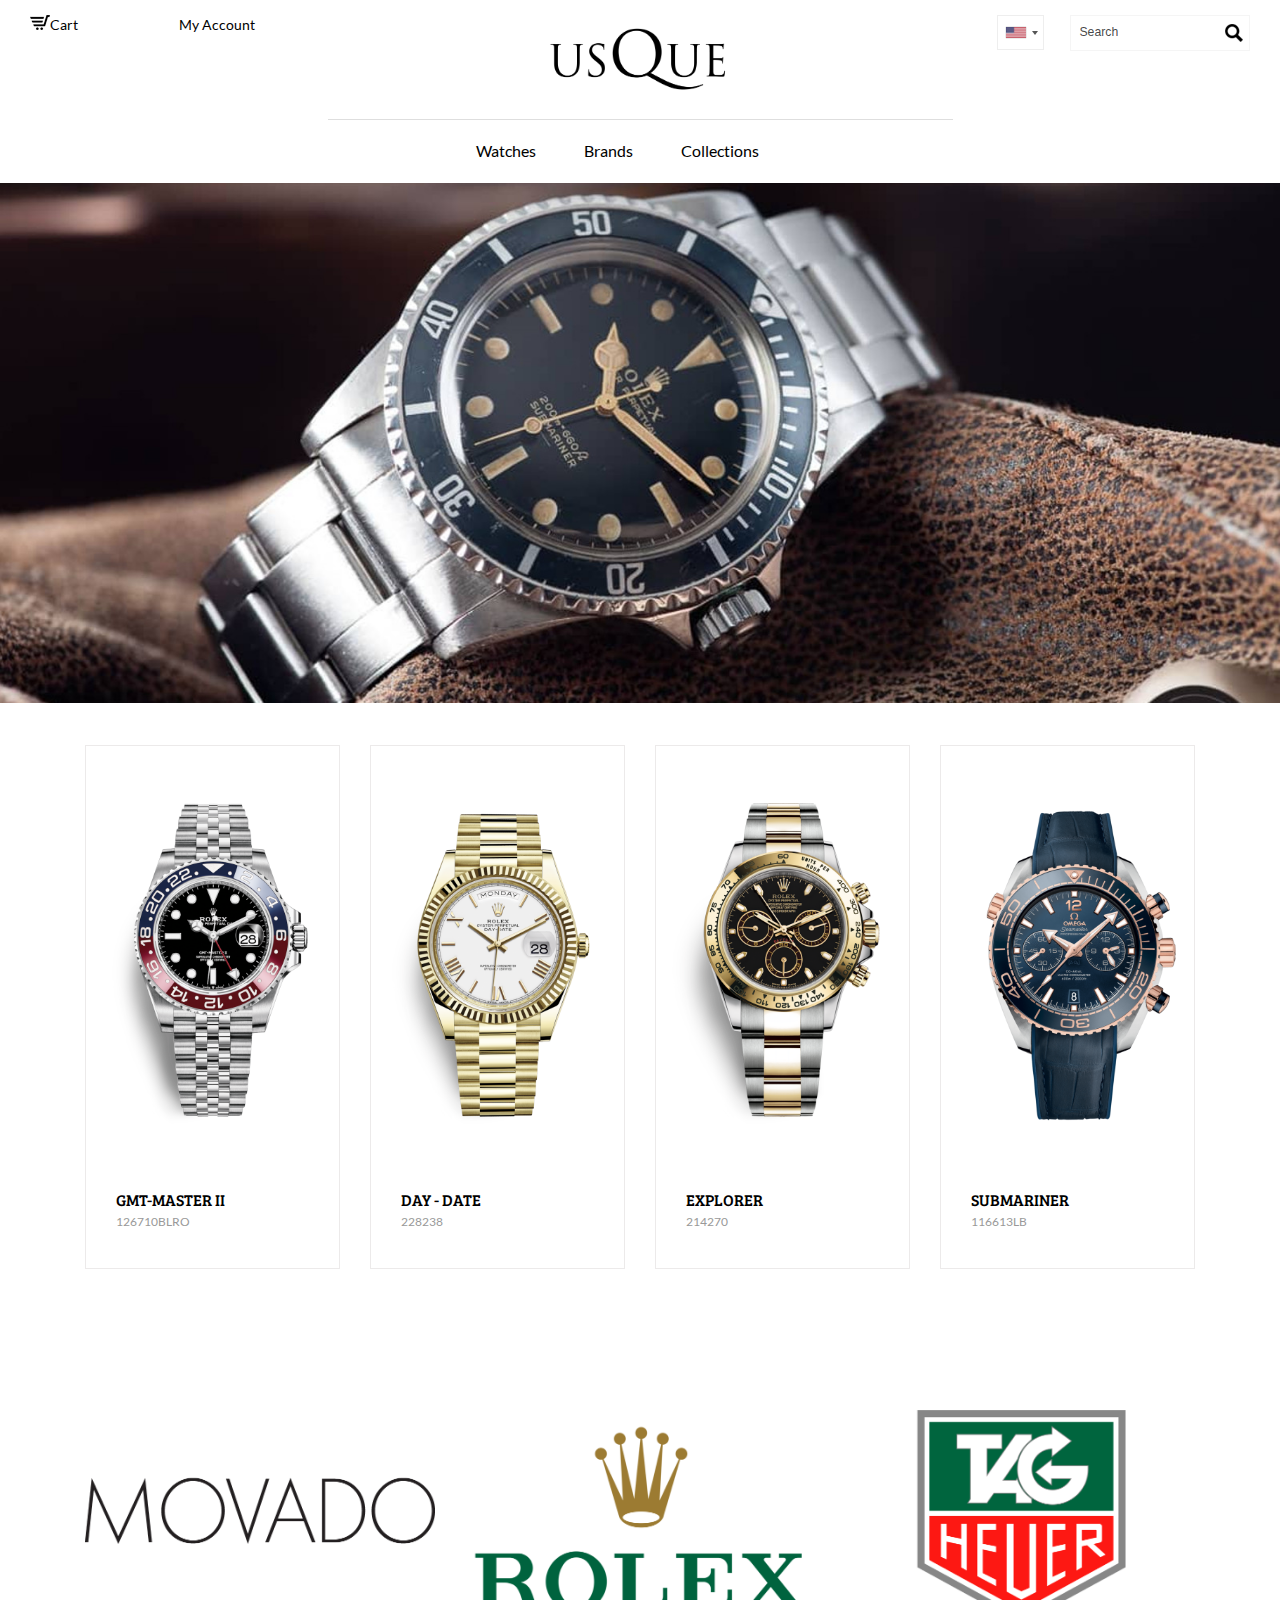
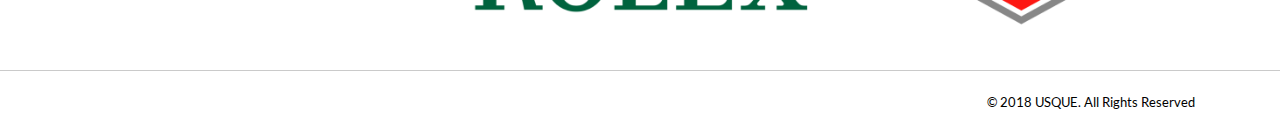
<file: index.html>
<!--A Design by W3layouts
Author: W3layout
Author URL: http://w3layouts.com
License: Creative Commons Attribution 3.0 Unported
License URL: http://creativecommons.org/licenses/by/3.0/
-->
<!DOCTYPE html>
<html>
<head>
<title>USQUE | Luxury Watches</title>
<link href="css/bootstrap.css" rel="stylesheet" type="text/css" media="all" />
<!--jQuery(necessary for Bootstrap's JavaScript plugins)-->
<script src="js/jquery-1.11.0.min.js"></script>
<!--Custom-Theme-files-->
<!--theme-style-->
<link href="css/style.css" rel="stylesheet" type="text/css" media="all" />
<!--//theme-style-->
<meta name="viewport" content="width=device-width, initial-scale=1">
<meta http-equiv="Content-Type" content="text/html; charset=utf-8" />
<meta name="keywords" content="Luxury Watches Responsive web template, Bootstrap Web Templates, Flat Web Templates, Andriod Compatible web template,
Smartphone Compatible web template, free webdesigns for Nokia, Samsung, LG, SonyErricsson, Motorola web design" />
<script type="application/x-javascript"> addEventListener("load", function() { setTimeout(hideURLbar, 0); }, false); function hideURLbar(){ window.scrollTo(0,1); } </script>
<!--start-menu-->
<script src="js/simpleCart.min.js"> </script>
<link href="css/memenu.css" rel="stylesheet" type="text/css" media="all" />
<script type="text/javascript" src="js/memenu.js"></script>
<script>$(document).ready(function(){$(".memenu").memenu();});</script>
<!--dropdown-->
<script src="js/jquery.easydropdown.js"></script>

<link rel="stylesheet" href="css/countrySelect.css">

</head>
<body>
	<!--start-logo-->
	<div class="row">
		<div class="col-md-3 row padding-div" style="margin-left: 15px;">
			<div class="col-md-6">
				<a href="index.html"><img class="img-responsive" style="float: left;" src="images/cart-2.png" /> Cart</a>
			</div>
			<div class="col-md-6">
				<a href="account.html">My Account</a>
			</div>
		</div>
		<div class="col-md-6">
			<div class="logo">
				<a href="index.html"><img class="img-responsive" src="images/logo.png" /></a>
			</div>
		</div>
		<div class="col-md-3 row padding-div">
			<div class="col-md-3">
				<input id="country_selector" type="text">
			</div>
			<div class="col-md-9">
				<form action="products.html">
					<div class="search-bar">
						<input type="text" value="Search" onfocus="this.value = '';" onblur="if (this.value == '') {this.value = 'Search';}">
	    			<input type="submit" value=""/>
					</div>
				</form>
			</div>
		</div>
	</div>
	<!--start-logo-->
	<!--bottom-header-->
	<div class="header-bottom">
		<div class="container">
			<div class="header">
				<div class="col-md-12 header-left" style="text-align: center;">
				<div class="top-nav">
					<ul class="memenu skyblue">
						<li><a href="products.html">Watches</a></li>
						<li><a href="brands.html">Brands</a></li>
						<li><a href="products.html">Collections</a></li>
					</ul>
				</div>
			</div>
			<div class="clearfix"> </div>
			</div>
		</div>
	</div>
	<!--bottom-header-->
	<!--banner-starts-->
	<div class="bnr" id="home">
		<div  id="top" class="callbacks_container">
			<ul class="rslides" id="slider4">
			    <li>
					<img src="images/bnr-1.jpg" alt=""/>
				</li>
				<li>
					<img src="images/bnr-2.jpg" alt=""/>
				</li>
				<li>
					<img src="images/bnr-3.jpg" alt=""/>
				</li>
			</ul>
		</div>
		<div class="clearfix"> </div>
	</div>
	<!--banner-ends-->
	<!--Slider-Starts-Here-->
				<script src="js/responsiveslides.min.js"></script>
			 <script>
			    // You can also use "$(window).load(function() {"
			    $(function () {
			      // Slideshow 4
			      $("#slider4").responsiveSlides({
			        auto: true,
			        pager: true,
			        nav: true,
			        speed: 500,
			        namespace: "callbacks",
			        before: function () {
			          $('.events').append("<li>before event fired.</li>");
			        },
			        after: function () {
			          $('.events').append("<li>after event fired.</li>");
			        }
			      });

			    });
			  </script>
			<!--End-slider-script-->
	<!--product-starts-->
	<div class="product">
		<div class="container">
			<div class="product-top">
				<div class="product-one">
					<div class="col-md-3 product-left">
						<div class="product-main simpleCart_shelfItem">
							<a href="single.html" class="mask"><img class="img-responsive zoom-img" src="images/p-1.png" alt="" /></a>
							<div class="product-bottom">
								<h3>GMT-MASTER II</h3>
								<p>126710BLRO</p>
							</div>
						</div>
					</div>
					<div class="col-md-3 product-left">
						<div class="product-main simpleCart_shelfItem">
							<a href="single.html" class="mask"><img class="img-responsive zoom-img" src="images/p-2.png" alt="" /></a>
							<div class="product-bottom">
								<h3>Day - Date</h3>
								<p>228238</p>
							</div>
						</div>
					</div>
					<div class="col-md-3 product-left">
						<div class="product-main simpleCart_shelfItem">
							<a href="single.html" class="mask"><img class="img-responsive zoom-img" src="images/p-3.png"  alt="" /></a>
							<div class="product-bottom">
								<h3>EXPLORER</h3>
								<p>214270</p>
							</div>
						</div>
					</div>
					<div class="col-md-3 product-left">
						<div class="product-main simpleCart_shelfItem">
							<a href="single.html" class="mask"><img class="img-responsive zoom-img" src="images/p-4.png" alt="" /></a>
							<div class="product-bottom">
								<h3>Submariner</h3>
								<p>116613LB</p>
							</div>
						</div>
					</div>
					<div class="clearfix"></div>
				</div>
			</div>
		</div>
	</div>
	<!--product-end-->

	<div class="about">
		<div class="container">
			<div class="about-top grid-1">
				<div class="col-md-4 about-left">
					<figure class="effect-bubba">
						<img class="img-responsive" src="images/movado-logo.png" alt=""/>
						<figcaption>
							<h2>Movado</h2>
							<p>SWISS HERITAGE | MODERN DESIGN</p>
						</figcaption>
					</figure>
				</div>
				<div class="col-md-4 about-left">
					<figure class="effect-bubba">
						<img class="img-responsive" src="images/rolex-logo.png" alt=""/>
						<figcaption>
							<h4>Rolex</h4>
						</figcaption>
					</figure>
				</div>
				<div class="col-md-4 about-left">
					<figure class="effect-bubba">
						<img class="img-responsive" src="images/tagheuer_logo.png" alt=""/>
						<figcaption>
							<h4>TAG Heuer</h4>
						</figcaption>
					</figure>
				</div>
				<div class="clearfix"></div>
			</div>
		</div>
	</div>

	<!--footer-starts-->
	<div class="footer" style="border-top: 1px solid #cacaca;">
		<div class="container">
			<div class="footer-top">
				<div class="col-md-6 footer-left"></div>
				<div class="col-md-6 footer-right">
					<p>© 2018 USQUE. All Rights Reserved </a> </p>
				</div>
				<div class="clearfix"></div>
			</div>
		</div>
	</div>
	<!--footer-end-->

	<script src="js/countrySelect.js"></script>
	<script>
		$("#country_selector").countrySelect({
			onlyCountries: ['us', 'es', 'cn', 'kr', 'jp','cr'],
		});
	</script>
</body>
</html>
</file>
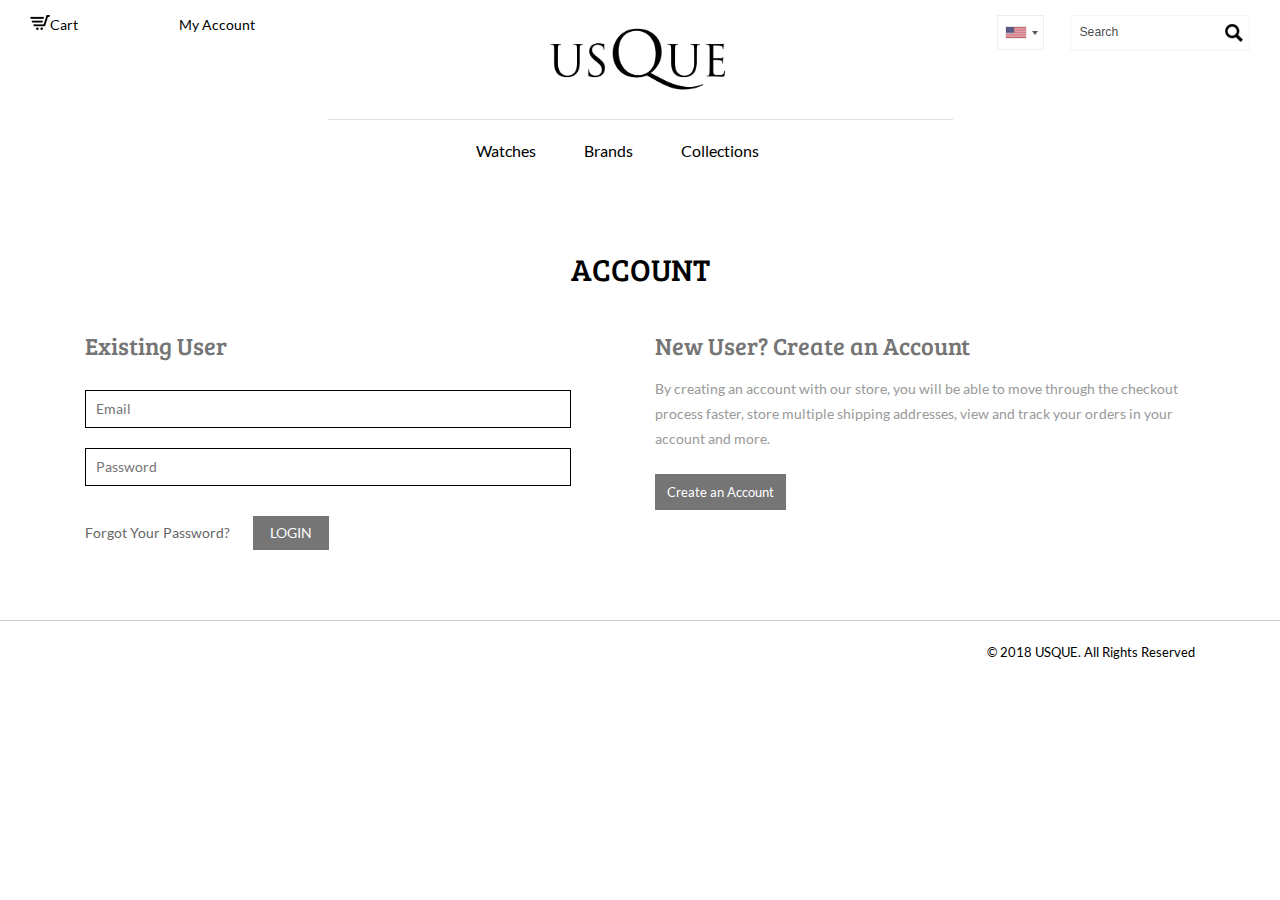
<file: account.html>
<!--A Design by W3layouts
Author: W3layout
Author URL: http://w3layouts.com
License: Creative Commons Attribution 3.0 Unported
License URL: http://creativecommons.org/licenses/by/3.0/
-->
<!DOCTYPE html>
<html>
<head>
<title>USQUE | Luxury Watches</title>
<link href="css/bootstrap.css" rel="stylesheet" type="text/css" media="all" />
<!--jQuery (necessary for Bootstrap's JavaScript plugins)-->
<script src="js/jquery-1.11.0.min.js"></script>
<!--Custom-Theme-files-->
<!--theme-style-->
<link href="css/style.css" rel="stylesheet" type="text/css" media="all" />
<!--//theme-style-->
<meta name="viewport" content="width=device-width, initial-scale=1">
<meta http-equiv="Content-Type" content="text/html; charset=utf-8" />
<meta name="keywords" content="Luxury Watches Responsive web template, Bootstrap Web Templates, Flat Web Templates, Andriod Compatible web template,
Smartphone Compatible web template, free webdesigns for Nokia, Samsung, LG, SonyErricsson, Motorola web design" />
<script type="application/x-javascript"> addEventListener("load", function() { setTimeout(hideURLbar, 0); }, false); function hideURLbar(){ window.scrollTo(0,1); } </script>
<!--start-menu-->
<script src="js/simpleCart.min.js"> </script>
<link href="css/memenu.css" rel="stylesheet" type="text/css" media="all" />
<script type="text/javascript" src="js/memenu.js"></script>
<script>$(document).ready(function(){$(".memenu").memenu();});</script>
<!--dropdown-->
<script src="js/jquery.easydropdown.js"></script>
<link rel="stylesheet" href="css/countrySelect.css">
</head>
<body>
	<div class="row">
		<div class="col-md-3 row padding-div" style="margin-left: 15px;">
			<div class="col-md-6">
				<a href="checkout.html"><img class="img-responsive" style="float: left;" src="images/cart-2.png" /> Cart</a>
			</div>
			<div class="col-md-6">
				<a href="account.html">My Account</a>
			</div>
		</div>
		<div class="col-md-6">
			<div class="logo">
				<a href="index.html"><img class="img-responsive" src="images/logo.png" /></a>
			</div>
		</div>
		<div class="col-md-3 row padding-div">
			<div class="col-md-3">
				<input id="country_selector" type="text">
			</div>
			<div class="col-md-9">
				<form action="products.html">
					<div class="search-bar">
						<input type="text" value="Search" onfocus="this.value = '';" onblur="if (this.value == '') {this.value = 'Search';}">
						<input type="submit" value=""/>
					</div>
				</form>
			</div>
		</div>
	</div>
	<!--start-logo-->
	<!--bottom-header-->
	<div class="header-bottom">
		<div class="container">
			<div class="header">
				<div class="col-md-12 header-left" style="text-align: center;">
				<div class="top-nav">
					<ul class="memenu skyblue">
						<li><a href="products.html">Watches</a></li>
						<li><a href="brands.html">Brands</a></li>
						<li><a href="products.html">Collections</a></li>
					</ul>
				</div>
			</div>
			<div class="clearfix"> </div>
			</div>
		</div>
	</div>
	<!--end-breadcrumbs-->
	<!--account-starts-->
	<div class="account">
		<div class="container">
		<div class="account-top heading">
				<h2>ACCOUNT</h2>
			</div>
			<div class="account-main">
				<div class="col-md-6 account-left">
					<h3>Existing User</h3>
					<div class="account-bottom">
						<input placeholder="Email" type="text" tabindex="3" required>
						<input placeholder="Password" type="password" tabindex="4" required>
						<div class="address">
							<a class="forgot" href="#">Forgot Your Password?</a>
							<input type="submit" value="Login">
						</div>
					</div>
				</div>
				<div class="col-md-6 account-right account-left">
					<h3>New User? Create an Account</h3>
					<p>By creating an account with our store, you will be able to move through the checkout process faster, store multiple shipping addresses, view and track your orders in your account and more.</p>
					<a href="register.html">Create an Account</a>
				</div>
				<div class="clearfix"></div>
			</div>
		</div>
	</div>
	<!--account-end-->
	<!--footer-starts-->
	<div class="footer" style="border-top: 1px solid #cacaca;">
		<div class="container">
			<div class="footer-top">
				<div class="col-md-6 footer-left"></div>
				<div class="col-md-6 footer-right">
					<p>© 2018 USQUE. All Rights Reserved </a> </p>
				</div>
				<div class="clearfix"></div>
			</div>
		</div>
	</div>
	<!--footer-end-->

	<script src="js/countrySelect.js"></script>
	<script>
		$("#country_selector").countrySelect({
			onlyCountries: ['us', 'es', 'cn', 'kr', 'jp','cr'],
		});
	</script>
</body>
</html>
</file>
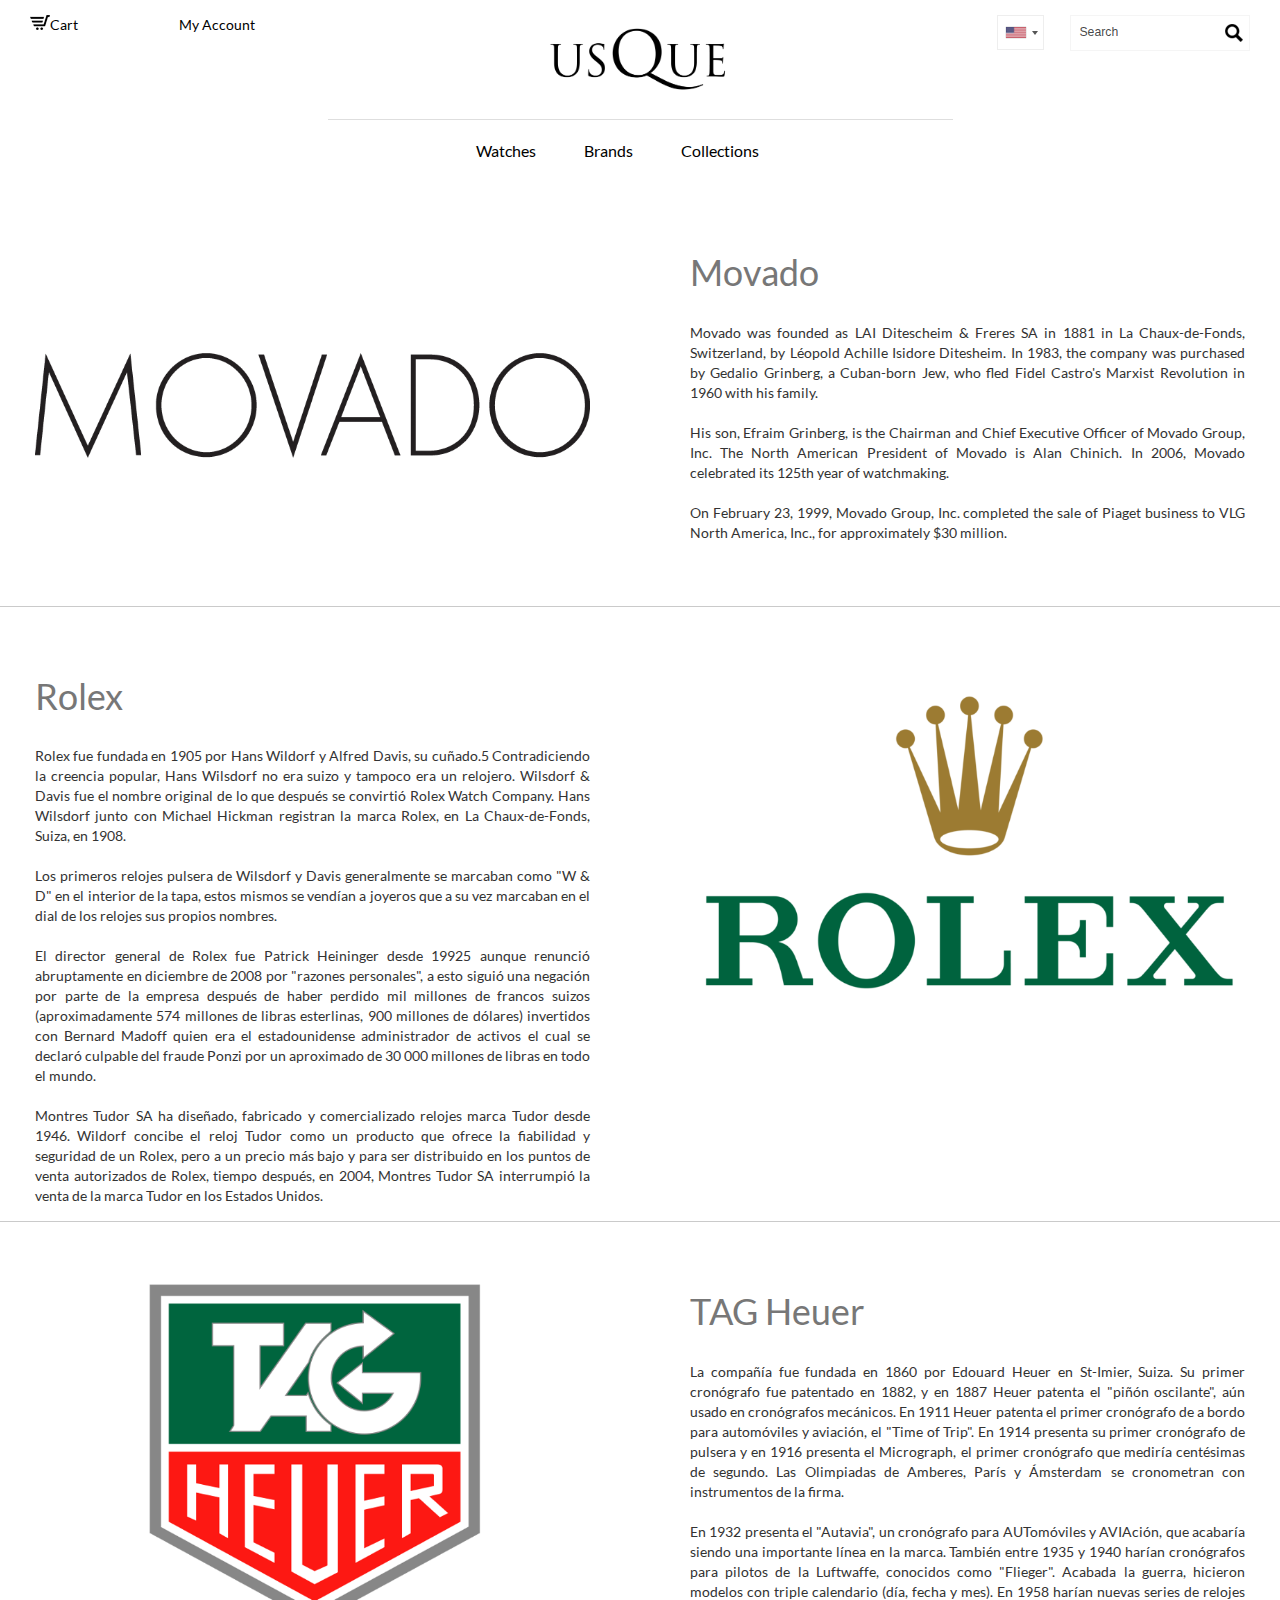
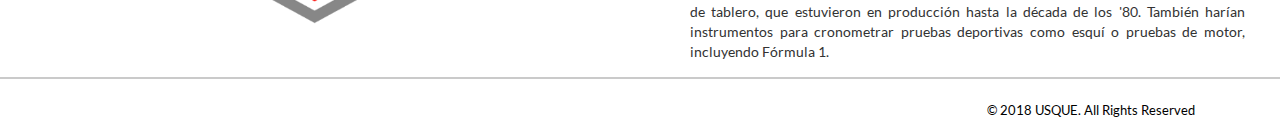
<file: brands.html>
<!--A Design by W3layouts
Author: W3layout
Author URL: http://w3layouts.com
License: Creative Commons Attribution 3.0 Unported
License URL: http://creativecommons.org/licenses/by/3.0/
-->
<!DOCTYPE html>
<html>
<head>
<title>USQUE | Luxury Watches</title>
<link href="css/bootstrap.css" rel="stylesheet" type="text/css" media="all" />
<!--jQuery(necessary for Bootstrap's JavaScript plugins)-->
<script src="js/jquery-1.11.0.min.js"></script>
<!--Custom-Theme-files-->
<!--theme-style-->
<link href="css/style.css" rel="stylesheet" type="text/css" media="all" />
<!--//theme-style-->
<meta name="viewport" content="width=device-width, initial-scale=1">
<meta http-equiv="Content-Type" content="text/html; charset=utf-8" />
<meta name="keywords" content="Luxury Watches Responsive web template, Bootstrap Web Templates, Flat Web Templates, Andriod Compatible web template,
Smartphone Compatible web template, free webdesigns for Nokia, Samsung, LG, SonyErricsson, Motorola web design" />
<script type="application/x-javascript"> addEventListener("load", function() { setTimeout(hideURLbar, 0); }, false); function hideURLbar(){ window.scrollTo(0,1); } </script>
<!--start-menu-->
<script src="js/simpleCart.min.js"> </script>
<link href="css/memenu.css" rel="stylesheet" type="text/css" media="all" />
<script type="text/javascript" src="js/memenu.js"></script>
<script>$(document).ready(function(){$(".memenu").memenu();});</script>
<!--dropdown-->
<script src="js/jquery.easydropdown.js"></script>
<script type="text/javascript">
	$(function() {

	    var menu_ul = $('.menu_drop > li > ul'),
	           menu_a  = $('.menu_drop > li > a');

	    menu_ul.hide();

	    menu_a.click(function(e) {
	        e.preventDefault();
	        if(!$(this).hasClass('active')) {
	            menu_a.removeClass('active');
	            menu_ul.filter(':visible').slideUp('normal');
	            $(this).addClass('active').next().stop(true,true).slideDown('normal');
	        } else {
	            $(this).removeClass('active');
	            $(this).next().stop(true,true).slideUp('normal');
	        }
	    });

	});
</script>
<link rel="stylesheet" href="css/countrySelect.css">
</head>
<body>
	<div class="row">
		<div class="col-md-3 row padding-div" style="margin-left: 15px;">
			<div class="col-md-6">
				<a href="checkout.html"><img class="img-responsive" style="float: left;" src="images/cart-2.png" /> Cart</a>
			</div>
			<div class="col-md-6">
				<a href="account.html">My Account</a>
			</div>
		</div>
		<div class="col-md-6">
			<div class="logo">
				<a href="index.html"><img class="img-responsive" src="images/logo.png" /></a>
			</div>
		</div>
		<div class="col-md-3 row padding-div">
			<div class="col-md-3">
				<input id="country_selector" type="text">
			</div>
			<div class="col-md-9">
				<form action="products.html">
					<div class="search-bar">
						<input type="text" value="Search" onfocus="this.value = '';" onblur="if (this.value == '') {this.value = 'Search';}">
						<input type="submit" value=""/>
					</div>
				</form>
			</div>
		</div>
	</div>
	<!--start-logo-->
	<!--bottom-header-->
	<div class="header-bottom">
		<div class="container">
			<div class="header">
				<div class="col-md-12 header-left" style="text-align: center;">
				<div class="top-nav">
					<ul class="memenu skyblue">
						<li><a href="products.html">Watches</a></li>
						<li><a href="brands.html">Brands</a></li>
						<li><a href="products.html">Collections</a></li>
					</ul>
				</div>
			</div>
			<div class="clearfix"> </div>
			</div>
		</div>
	</div>
	<!--bottom-header-->
	<!--start-single-->

<div class="row">
	<div class="col-md-12" style="text-align: center;">
		<div class=" rlx-main-watch__description--container">
				<div class="row" style="padding-top: 50px;">
					<div class="col-md-6">
						<img class="img-responsive zoom-img" src="images/movado-logo.png" alt="" />
					</div>
					<div class="col-md-6">
						<h1>Movado</h1> <br />
            Movado was founded as LAI Ditescheim & Freres SA in 1881 in La Chaux-de-Fonds, Switzerland, by Léopold Achille Isidore Ditesheim. In 1983, the company was purchased by Gedalio Grinberg, a Cuban-born Jew, who fled Fidel Castro's Marxist Revolution in 1960 with his family.
            <br /><br />
            His son, Efraim Grinberg, is the Chairman and Chief Executive Officer of Movado Group, Inc. The North American President of Movado is Alan Chinich. In 2006, Movado celebrated its 125th year of watchmaking.
            <br /><br />
            On February 23, 1999, Movado Group, Inc. completed the sale of Piaget business to VLG North America, Inc., for approximately $30 million.
					</div>
				</div>

				<div class="row" style="padding-top: 50px;">
					<div class="col-md-6">
						<h1>Rolex</h1> <br />
            Rolex fue fundada en 1905 por Hans Wildorf y Alfred Davis, su cuñado.5​ Contradiciendo la creencia popular, Hans Wilsdorf no era suizo y tampoco era un relojero. Wilsdorf & Davis fue el nombre original de lo que después se convirtió Rolex Watch Company. Hans Wilsdorf junto con Michael Hickman registran la marca Rolex, en La Chaux-de-Fonds, Suiza, en 1908.
            <br /><br />
            Los primeros relojes pulsera de Wilsdorf y Davis generalmente se marcaban como "W & D" en el interior de la tapa, estos mismos se vendían a joyeros que a su vez marcaban en el dial de los relojes sus propios nombres.
            <br /><br />
            El director general de Rolex fue Patrick Heininger desde 19925​ aunque renunció abruptamente en diciembre de 2008 por "razones personales", a esto siguió una negación por parte de la empresa después de haber perdido mil millones de francos suizos (aproximadamente 574 millones de libras esterlinas, 900 millones de dólares) invertidos con Bernard Madoff quien era el estadounidense administrador de activos el cual se declaró culpable del fraude Ponzi por un aproximado de 30 000 millones de libras en todo el mundo.
            <br /><br />
            Montres Tudor SA ha diseñado, fabricado y comercializado relojes marca Tudor desde 1946. Wildorf concibe el reloj Tudor como un producto que ofrece la fiabilidad y seguridad de un Rolex, pero a un precio más bajo y para ser distribuido en los puntos de venta autorizados de Rolex, tiempo después, en 2004, Montres Tudor SA interrumpió la venta de la marca Tudor en los Estados Unidos.
					</div>
					<div class="col-md-6">
						<img class="img-responsive zoom-img" src="images/rolex-logo.png" alt="" />
					</div>
				</div>

				<div class="row" style="padding-top: 50px;">
					<div class="col-md-6">
						<img class="img-responsive zoom-img" src="images/tagheuer_logo.png" alt="" />
					</div>
					<div class="col-md-6">
						<h1>TAG Heuer</h1> <br />
            La compañía fue fundada en 1860 por Edouard Heuer en St-Imier, Suiza. Su primer cronógrafo fue patentado en 1882, y en 1887 Heuer patenta el "piñón oscilante", aún usado en cronógrafos mecánicos. En 1911 Heuer patenta el primer cronógrafo de a bordo para automóviles y aviación, el "Time of Trip". En 1914 presenta su primer cronógrafo de pulsera y en 1916 presenta el Micrograph, el primer cronógrafo que mediría centésimas de segundo. Las Olimpiadas de Amberes, París y Ámsterdam se cronometran con instrumentos de la firma.
            <br /><br />
            En 1932 presenta el "Autavia", un cronógrafo para AUTomóviles y AVIAción, que acabaría siendo una importante línea en la marca. También entre 1935 y 1940 harían cronógrafos para pilotos de la Luftwaffe, conocidos como "Flieger". Acabada la guerra, hicieron modelos con triple calendario (día, fecha y mes). En 1958 harían nuevas series de relojes de tablero, que estuvieron en producción hasta la década de los '80. También harían instrumentos para cronometrar pruebas deportivas como esquí o pruebas de motor, incluyendo Fórmula 1.
					</div>
				</div>
			</div>
	</div>
</div>

	<!--end-single-->
	<!--footer-starts-->
	<div class="footer" style="border-top: 1px solid #cacaca;">
		<div class="container">
			<div class="footer-top">
				<div class="col-md-6 footer-left"></div>
				<div class="col-md-6 footer-right">
					<p>© 2018 USQUE. All Rights Reserved </a> </p>
				</div>
				<div class="clearfix"></div>
			</div>
		</div>
	</div>
	<!--footer-end-->
	<script src="js/countrySelect.js"></script>
	<script>
		$("#country_selector").countrySelect({
			onlyCountries: ['us', 'es', 'cn', 'kr', 'jp','cr'],
		});
	</script>
</body>
</html>
</file>
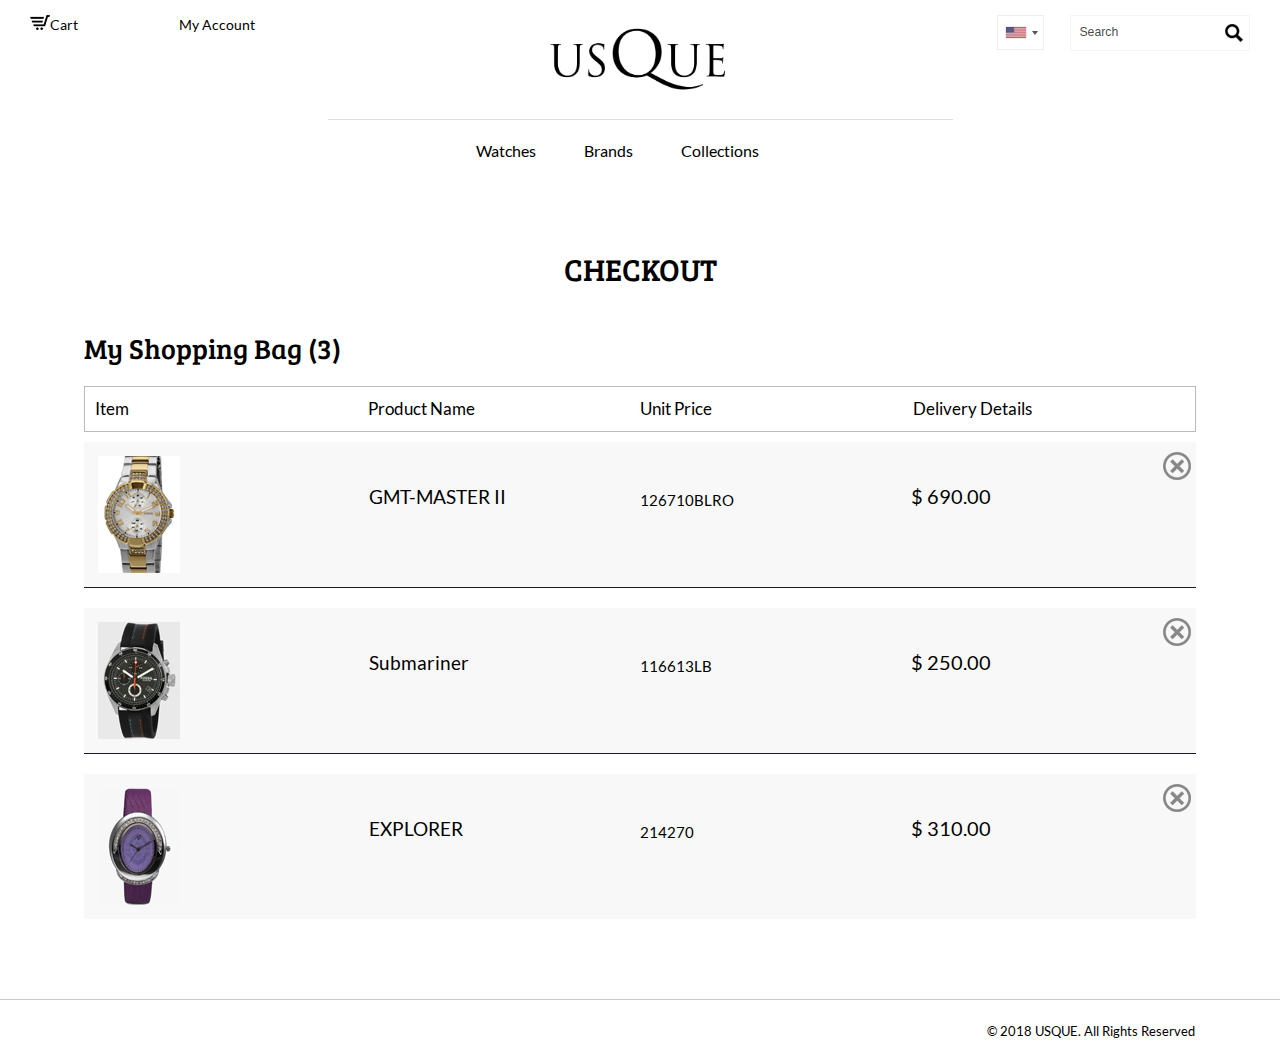
<file: checkout.html>
<!--A Design by W3layouts
Author: W3layout
Author URL: http://w3layouts.com
License: Creative Commons Attribution 3.0 Unported
License URL: http://creativecommons.org/licenses/by/3.0/
-->
<!DOCTYPE html>
<html>
<head>
<title>USQUE | Luxury Watches</title>
<link href="css/bootstrap.css" rel="stylesheet" type="text/css" media="all" />
<!--jQuery(necessary for Bootstrap's JavaScript plugins)-->
<script src="js/jquery-1.11.0.min.js"></script>
<!--Custom-Theme-files-->
<!--theme-style-->
<link href="css/style.css" rel="stylesheet" type="text/css" media="all" />
<!--//theme-style-->
<meta name="viewport" content="width=device-width, initial-scale=1">
<meta http-equiv="Content-Type" content="text/html; charset=utf-8" />
<meta name="keywords" content="Luxury Watches Responsive web template, Bootstrap Web Templates, Flat Web Templates, Andriod Compatible web template,
Smartphone Compatible web template, free webdesigns for Nokia, Samsung, LG, SonyErricsson, Motorola web design" />
<script type="application/x-javascript"> addEventListener("load", function() { setTimeout(hideURLbar, 0); }, false); function hideURLbar(){ window.scrollTo(0,1); } </script>
<!--start-menu-->
<script src="js/simpleCart.min.js"> </script>
<link href="css/memenu.css" rel="stylesheet" type="text/css" media="all" />
<script type="text/javascript" src="js/memenu.js"></script>
<script>$(document).ready(function(){$(".memenu").memenu();});</script>
<!--dropdown-->
<script src="js/jquery.easydropdown.js"></script>
<link rel="stylesheet" href="css/countrySelect.css">
</head>
<body>
	<div class="row">
		<div class="col-md-3 row padding-div" style="margin-left: 15px;">
			<div class="col-md-6">
				<a href="checkout.html"><img class="img-responsive" style="float: left;" src="images/cart-2.png" /> Cart</a>
			</div>
			<div class="col-md-6">
				<a href="account.html">My Account</a>
			</div>
		</div>
		<div class="col-md-6">
			<div class="logo">
				<a href="index.html"><img class="img-responsive" src="images/logo.png" /></a>
			</div>
		</div>
		<div class="col-md-3 row padding-div">
			<div class="col-md-3">
				<input id="country_selector" type="text">
			</div>
			<div class="col-md-9">
				<form action="products.html">
					<div class="search-bar">
						<input type="text" value="Search" onfocus="this.value = '';" onblur="if (this.value == '') {this.value = 'Search';}">
						<input type="submit" value=""/>
					</div>
				</form>
			</div>
		</div>
	</div>
	<!--start-logo-->
	<!--bottom-header-->
	<div class="header-bottom">
		<div class="container">
			<div class="header">
				<div class="col-md-12 header-left" style="text-align: center;">
				<div class="top-nav">
					<ul class="memenu skyblue">
						<li><a href="products.html">Watches</a></li>
						<li><a href="index.html">Brands</a></li>
						<li><a href="products.html">Collections</a></li>
					</ul>
				</div>
			</div>
			<div class="clearfix"> </div>
			</div>
		</div>
	</div>

	<!--start-ckeckout-->
	<div class="ckeckout">
		<div class="container">
			<div class="ckeck-top heading">
				<h2>CHECKOUT</h2>
			</div>
			<div class="ckeckout-top">
			<div class="cart-items">
			 <h3>My Shopping Bag (3)</h3>
				<script>$(document).ready(function(c) {
					$('.close1').on('click', function(c){
						$('.cart-header').fadeOut('slow', function(c){
							$('.cart-header').remove();
						});
						});
					});
			   </script>
			<script>$(document).ready(function(c) {
					$('.close2').on('click', function(c){
						$('.cart-header1').fadeOut('slow', function(c){
							$('.cart-header1').remove();
						});
						});
					});
			   </script>
			   <script>$(document).ready(function(c) {
					$('.close3').on('click', function(c){
						$('.cart-header2').fadeOut('slow', function(c){
							$('.cart-header2').remove();
						});
						});
					});
			   </script>

			<div class="in-check" >
				<ul class="unit">
					<li><span>Item</span></li>
					<li><span>Product Name</span></li>
					<li><span>Unit Price</span></li>
					<li><span>Delivery Details</span></li>
					<li> </li>
					<div class="clearfix"> </div>
				</ul>
				<ul class="cart-header">
					<div class="close1"> </div>
						<li class="ring-in"><a href="single.html" ><img src="images/c-1.jpg" class="img-responsive" alt=""></a>
						</li>
						<li><span class="name">GMT-MASTER II</span></li>
						<li><span>126710BLRO</span></li>
						<li><span class="cost">$ 690.00</span></li>
					<div class="clearfix"> </div>
				</ul>
				<ul class=" cart-header1">
					<div class="close2"> </div>
						<li class="ring-in"><a href="single.html" ><img src="images/c-2.jpg" class="img-responsive" alt=""></a>
						</li>
						<li><span class="name">Submariner</span></li>
						<li><span>116613LB</span></li>
						<li><span class="cost">$ 250.00</span></li>
						<div class="clearfix"> </div>
				</ul>
				<ul class="cart-header2">
					<div class="close3"> </div>
						<li class="ring-in"><a href="single.html" ><img src="images/c-3.jpg" class="img-responsive" alt=""></a>
						</li>
						<li><span class="name">EXPLORER</span></li>
						<li><span>214270</span></li>
						<li><span class="cost">$ 310.00</span></li>
						<div class="clearfix"> </div>
				</ul>
			</div>
			</div>
		 </div>
		</div>
	</div>
	<!--end-ckeckout-->
	<!--footer-starts-->
	<div class="footer" style="border-top: 1px solid #cacaca;">
		<div class="container">
			<div class="footer-top">
				<div class="col-md-6 footer-left"></div>
				<div class="col-md-6 footer-right">
					<p>© 2018 USQUE. All Rights Reserved </a> </p>
				</div>
				<div class="clearfix"></div>
			</div>
		</div>
	</div>
	<!--footer-end-->

	<script src="js/countrySelect.js"></script>
	<script>
		$("#country_selector").countrySelect({
			onlyCountries: ['us', 'es', 'cn', 'kr', 'jp','cr'],
		});
	</script>
</body>
</html>
</file>
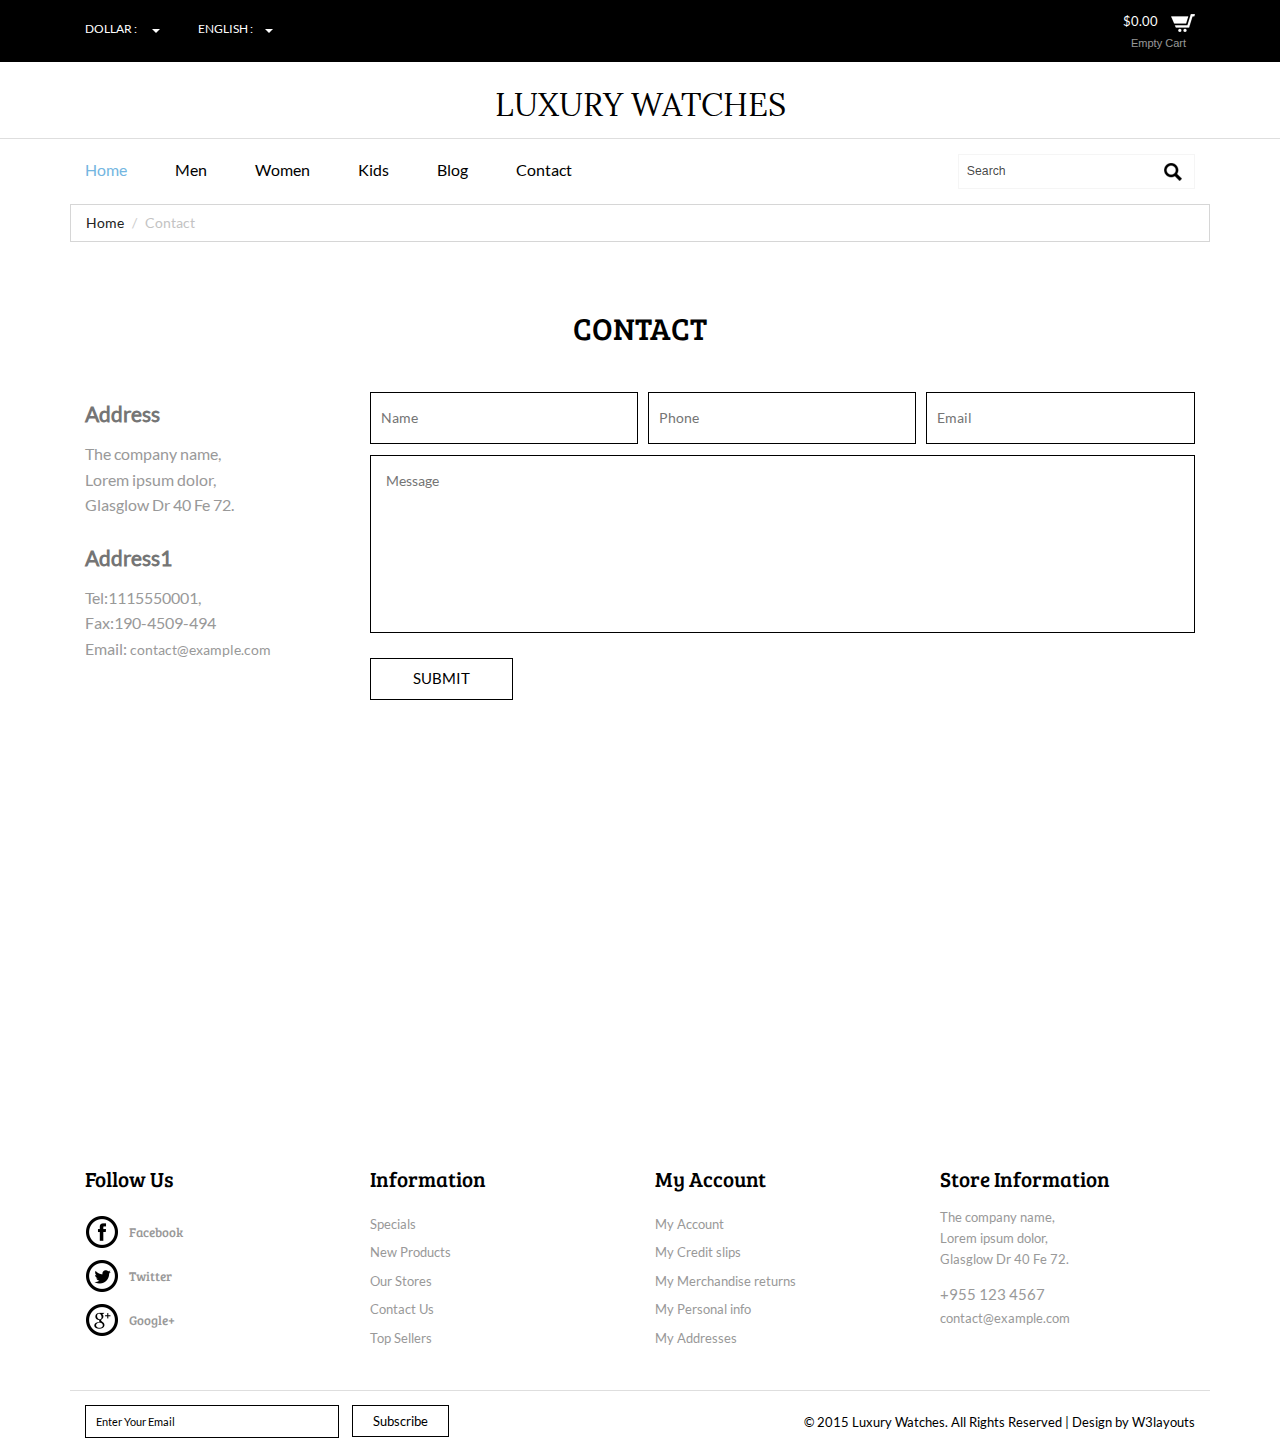
<file: contact.html>
<!--A Design by W3layouts
Author: W3layout
Author URL: http://w3layouts.com
License: Creative Commons Attribution 3.0 Unported
License URL: http://creativecommons.org/licenses/by/3.0/
-->
<!DOCTYPE html>
<html>
<head>
<title>USQUE | Luxury Watches</title>
<link href="css/bootstrap.css" rel="stylesheet" type="text/css" media="all" />
<!--jQuery(necessary for Bootstrap's JavaScript plugins)-->
<script src="js/jquery-1.11.0.min.js"></script>
<!--Custom-Theme-files-->
<!--theme-style-->
<link href="css/style.css" rel="stylesheet" type="text/css" media="all" />
<!--//theme-style-->
<meta name="viewport" content="width=device-width, initial-scale=1">
<meta http-equiv="Content-Type" content="text/html; charset=utf-8" />
<meta name="keywords" content="Luxury Watches Responsive web template, Bootstrap Web Templates, Flat Web Templates, Andriod Compatible web template,
Smartphone Compatible web template, free webdesigns for Nokia, Samsung, LG, SonyErricsson, Motorola web design" />
<script type="application/x-javascript"> addEventListener("load", function() { setTimeout(hideURLbar, 0); }, false); function hideURLbar(){ window.scrollTo(0,1); } </script>
<!--start-menu-->
<script src="js/simpleCart.min.js"> </script>
<link href="css/memenu.css" rel="stylesheet" type="text/css" media="all" />
<script type="text/javascript" src="js/memenu.js"></script>
<script>$(document).ready(function(){$(".memenu").memenu();});</script>
<!--dropdown-->
<script src="js/jquery.easydropdown.js"></script>
</head>
<body>
	<!--top-header-->
	<div class="top-header">
		<div class="container">
			<div class="top-header-main">
				<div class="col-md-6 top-header-left">
					<div class="drop">
						<div class="box">
							<select tabindex="4" class="dropdown drop">
								<option value="" class="label">Dollar :</option>
								<option value="1">Dollar</option>
								<option value="2">Euro</option>
							</select>
						</div>
						<div class="box1">
							<select tabindex="4" class="dropdown">
								<option value="" class="label">English :</option>
								<option value="1">English</option>
								<option value="2">French</option>
								<option value="3">German</option>
							</select>
						</div>
						<div class="clearfix"></div>
					</div>
				</div>
				<div class="col-md-6 top-header-left">
					<div class="cart box_1">
						<a href="checkout.html">
							<div class="total">
								<span class="simpleCart_total"></span></div>
								<img src="images/cart-1.png" alt="" />
						</a>
						<p><a href="javascript:;" class="simpleCart_empty">Empty Cart</a></p>
						<div class="clearfix"> </div>
					</div>
				</div>
				<div class="clearfix"></div>
			</div>
		</div>
	</div>
	<!--top-header-->
	<!--start-logo-->
	<div class="logo">
		<a href="index.html"><h1>Luxury Watches</h1></a>
	</div>
	<!--start-logo-->
	<!--bottom-header-->
	<div class="header-bottom">
		<div class="container">
			<div class="header">
				<div class="col-md-9 header-left">
				<div class="top-nav">
					<ul class="memenu skyblue"><li class="active"><a href="index.html">Home</a></li>
						<li class="grid"><a href="#">Men</a>
							<div class="mepanel">
								<div class="row">
									<div class="col1 me-one">
										<h4>Shop</h4>
										<ul>
											<li><a href="products.html">New Arrivals</a></li>
											<li><a href="products.html">Blazers</a></li>
											<li><a href="products.html">Swem Wear</a></li>
											<li><a href="products.html">Accessories</a></li>
											<li><a href="products.html">Handbags</a></li>
											<li><a href="products.html">T-Shirts</a></li>
											<li><a href="products.html">Watches</a></li>
											<li><a href="products.html">My Shopping Bag</a></li>
										</ul>
									</div>
									<div class="col1 me-one">
										<h4>Style Zone</h4>
										<ul>
											<li><a href="products.html">Shoes</a></li>
											<li><a href="products.html">Watches</a></li>
											<li><a href="products.html">Brands</a></li>
											<li><a href="products.html">Coats</a></li>
											<li><a href="products.html">Accessories</a></li>
											<li><a href="products.html">Trousers</a></li>
										</ul>
									</div>
									<div class="col1 me-one">
										<h4>Popular Brands</h4>
										<ul>
											<li><a href="products.html">499 Store</a></li>
											<li><a href="products.html">Fastrack</a></li>
											<li><a href="products.html">Casio</a></li>
											<li><a href="products.html">Fossil</a></li>
											<li><a href="products.html">Maxima</a></li>
											<li><a href="products.html">Timex</a></li>
											<li><a href="products.html">TomTom</a></li>
											<li><a href="products.html">Titan</a></li>
										</ul>
									</div>
								</div>
							</div>
						</li>
						<li class="grid"><a href="#">Women</a>
							<div class="mepanel">
								<div class="row">
									<div class="col1 me-one">
										<h4>Shop</h4>
										<ul>
											<li><a href="products.html">New Arrivals</a></li>
											<li><a href="products.html">Blazers</a></li>
											<li><a href="products.html">Swem Wear</a></li>
											<li><a href="products.html">Accessories</a></li>
											<li><a href="products.html">Handbags</a></li>
											<li><a href="products.html">T-Shirts</a></li>
											<li><a href="products.html">Watches</a></li>
											<li><a href="products.html">My Shopping Bag</a></li>
										</ul>
									</div>
									<div class="col1 me-one">
										<h4>Style Zone</h4>
										<ul>
											<li><a href="products.html">Shoes</a></li>
											<li><a href="products.html">Watches</a></li>
											<li><a href="products.html">Brands</a></li>
											<li><a href="products.html">Coats</a></li>
											<li><a href="products.html">Accessories</a></li>
											<li><a href="products.html">Trousers</a></li>
										</ul>
									</div>
									<div class="col1 me-one">
										<h4>Popular Brands</h4>
										<ul>
											<li><a href="products.html">499 Store</a></li>
											<li><a href="products.html">Fastrack</a></li>
											<li><a href="products.html">Casio</a></li>
											<li><a href="products.html">Fossil</a></li>
											<li><a href="products.html">Maxima</a></li>
											<li><a href="products.html">Timex</a></li>
											<li><a href="products.html">TomTom</a></li>
											<li><a href="products.html">Titan</a></li>
										</ul>
									</div>
								</div>
							</div>
						</li>
						<li class="grid"><a href="#">Kids</a>
							<div class="mepanel">
								<div class="row">
									<div class="col1 me-one">
										<h4>Shop</h4>
										<ul>
											<li><a href="products.html">New Arrivals</a></li>
											<li><a href="products.html">Blazers</a></li>
											<li><a href="products.html">Swem Wear</a></li>
											<li><a href="products.html">Accessories</a></li>
											<li><a href="products.html">Handbags</a></li>
											<li><a href="products.html">T-Shirts</a></li>
											<li><a href="products.html">Watches</a></li>
											<li><a href="products.html">My Shopping Bag</a></li>
										</ul>
									</div>
									<div class="col1 me-one">
										<h4>Style Zone</h4>
										<ul>
											<li><a href="products.html">Shoes</a></li>
											<li><a href="products.html">Watches</a></li>
											<li><a href="products.html">Brands</a></li>
											<li><a href="products.html">Coats</a></li>
											<li><a href="products.html">Accessories</a></li>
											<li><a href="products.html">Trousers</a></li>
										</ul>
									</div>
									<div class="col1 me-one">
										<h4>Popular Brands</h4>
										<ul>
											<li><a href="products.html">499 Store</a></li>
											<li><a href="products.html">Fastrack</a></li>
											<li><a href="products.html">Casio</a></li>
											<li><a href="products.html">Fossil</a></li>
											<li><a href="products.html">Maxima</a></li>
											<li><a href="products.html">Timex</a></li>
											<li><a href="products.html">TomTom</a></li>
											<li><a href="products.html">Titan</a></li>
										</ul>
									</div>
								</div>
							</div>
						</li>
						<li class="grid"><a href="typo.html">Blog</a>
						</li>
						<li class="grid"><a href="contact.html">Contact</a>
						</li>
					</ul>
				</div>
				<div class="clearfix"> </div>
			</div>
			<div class="col-md-3 header-right">
				<div class="search-bar">
					<input type="text" value="Search" onfocus="this.value = '';" onblur="if (this.value == '') {this.value = 'Search';}">
					<input type="submit" value="">
				</div>
			</div>
			<div class="clearfix"> </div>
			</div>
		</div>
	</div>
	<!--bottom-header-->
	<!--start-breadcrumbs-->
	<div class="breadcrumbs">
		<div class="container">
			<div class="breadcrumbs-main">
				<ol class="breadcrumb">
					<li><a href="index.html">Home</a></li>
					<li class="active">Contact</li>
				</ol>
			</div>
		</div>
	</div>
	<!--end-breadcrumbs-->
	<!--contact-start-->
	<div class="contact">
		<div class="container">
			<div class="contact-top heading">
				<h2>CONTACT</h2>
			</div>
				<div class="contact-text">
				<div class="col-md-3 contact-left">
						<div class="address">
							<h5>Address</h5>
							<p>The company name,
							<span>Lorem ipsum dolor,</span>
							Glasglow Dr 40 Fe 72.</p>
						</div>
						<div class="address">
							<h5>Address1</h5>
							<p>Tel:1115550001,
							<span>Fax:190-4509-494</span>
							Email: <a href="mailto:example@email.com">contact@example.com</a></p>
						</div>
					</div>
					<div class="col-md-9 contact-right">
						<form>
							<input type="text" placeholder="Name">
							<input type="text" placeholder="Phone">
							<input type="text"  placeholder="Email">
							<textarea placeholder="Message" required=""></textarea>
							<div class="submit-btn">
								<input type="submit" value="SUBMIT">
							</div>
						</form>
					</div>
					<div class="clearfix"></div>
				</div>
		</div>
	</div>
	<!--contact-end-->
	<!--map-start-->
	<div class="map">
		<iframe src="https://www.google.com/maps/embed?pb=!1m18!1m12!1m3!1d6632.248000703498!2d151.265683!3d-33.7832959!2m3!1f0!2f0!3f0!3m2!1i1024!2i768!4f13.1!3m3!1m2!1s0x6b12abc7edcbeb07%3A0x5017d681632bfc0!2sManly+Vale+NSW+2093%2C+Australia!5e0!3m2!1sen!2sin!4v1433329298259" style="border:0"></iframe>
	</div>
	<!--map-end-->
	<!--information-starts-->
	<div class="information">
		<div class="container">
			<div class="infor-top">
				<div class="col-md-3 infor-left">
					<h3>Follow Us</h3>
					<ul>
						<li><a href="#"><span class="fb"></span><h6>Facebook</h6></a></li>
						<li><a href="#"><span class="twit"></span><h6>Twitter</h6></a></li>
						<li><a href="#"><span class="google"></span><h6>Google+</h6></a></li>
					</ul>
				</div>
				<div class="col-md-3 infor-left">
					<h3>Information</h3>
					<ul>
						<li><a href="#"><p>Specials</p></a></li>
						<li><a href="#"><p>New Products</p></a></li>
						<li><a href="#"><p>Our Stores</p></a></li>
						<li><a href="contact.html"><p>Contact Us</p></a></li>
						<li><a href="#"><p>Top Sellers</p></a></li>
					</ul>
				</div>
				<div class="col-md-3 infor-left">
					<h3>My Account</h3>
					<ul>
						<li><a href="account.html"><p>My Account</p></a></li>
						<li><a href="#"><p>My Credit slips</p></a></li>
						<li><a href="#"><p>My Merchandise returns</p></a></li>
						<li><a href="#"><p>My Personal info</p></a></li>
						<li><a href="#"><p>My Addresses</p></a></li>
					</ul>
				</div>
				<div class="col-md-3 infor-left">
					<h3>Store Information</h3>
					<h4>The company name,
						<span>Lorem ipsum dolor,</span>
						Glasglow Dr 40 Fe 72.</h4>
					<h5>+955 123 4567</h5>
					<p><a href="mailto:example@email.com">contact@example.com</a></p>
				</div>
				<div class="clearfix"></div>
			</div>
		</div>
	</div>
	<!--information-end-->
	<!--footer-starts-->
	<div class="footer">
		<div class="container">
			<div class="footer-top">
				<div class="col-md-6 footer-left">
					<form>
						<input type="text" value="Enter Your Email" onfocus="this.value = '';" onblur="if (this.value == '') {this.value = 'Enter Your Email';}">
						<input type="submit" value="Subscribe">
					</form>
				</div>
				<div class="col-md-6 footer-right">
					<p>© 2015 Luxury Watches. All Rights Reserved | Design by  <a href="http://w3layouts.com/" target="_blank">W3layouts</a> </p>
				</div>
				<div class="clearfix"></div>
			</div>
		</div>
	</div>
	<!--footer-end-->
</body>
</html>
</file>
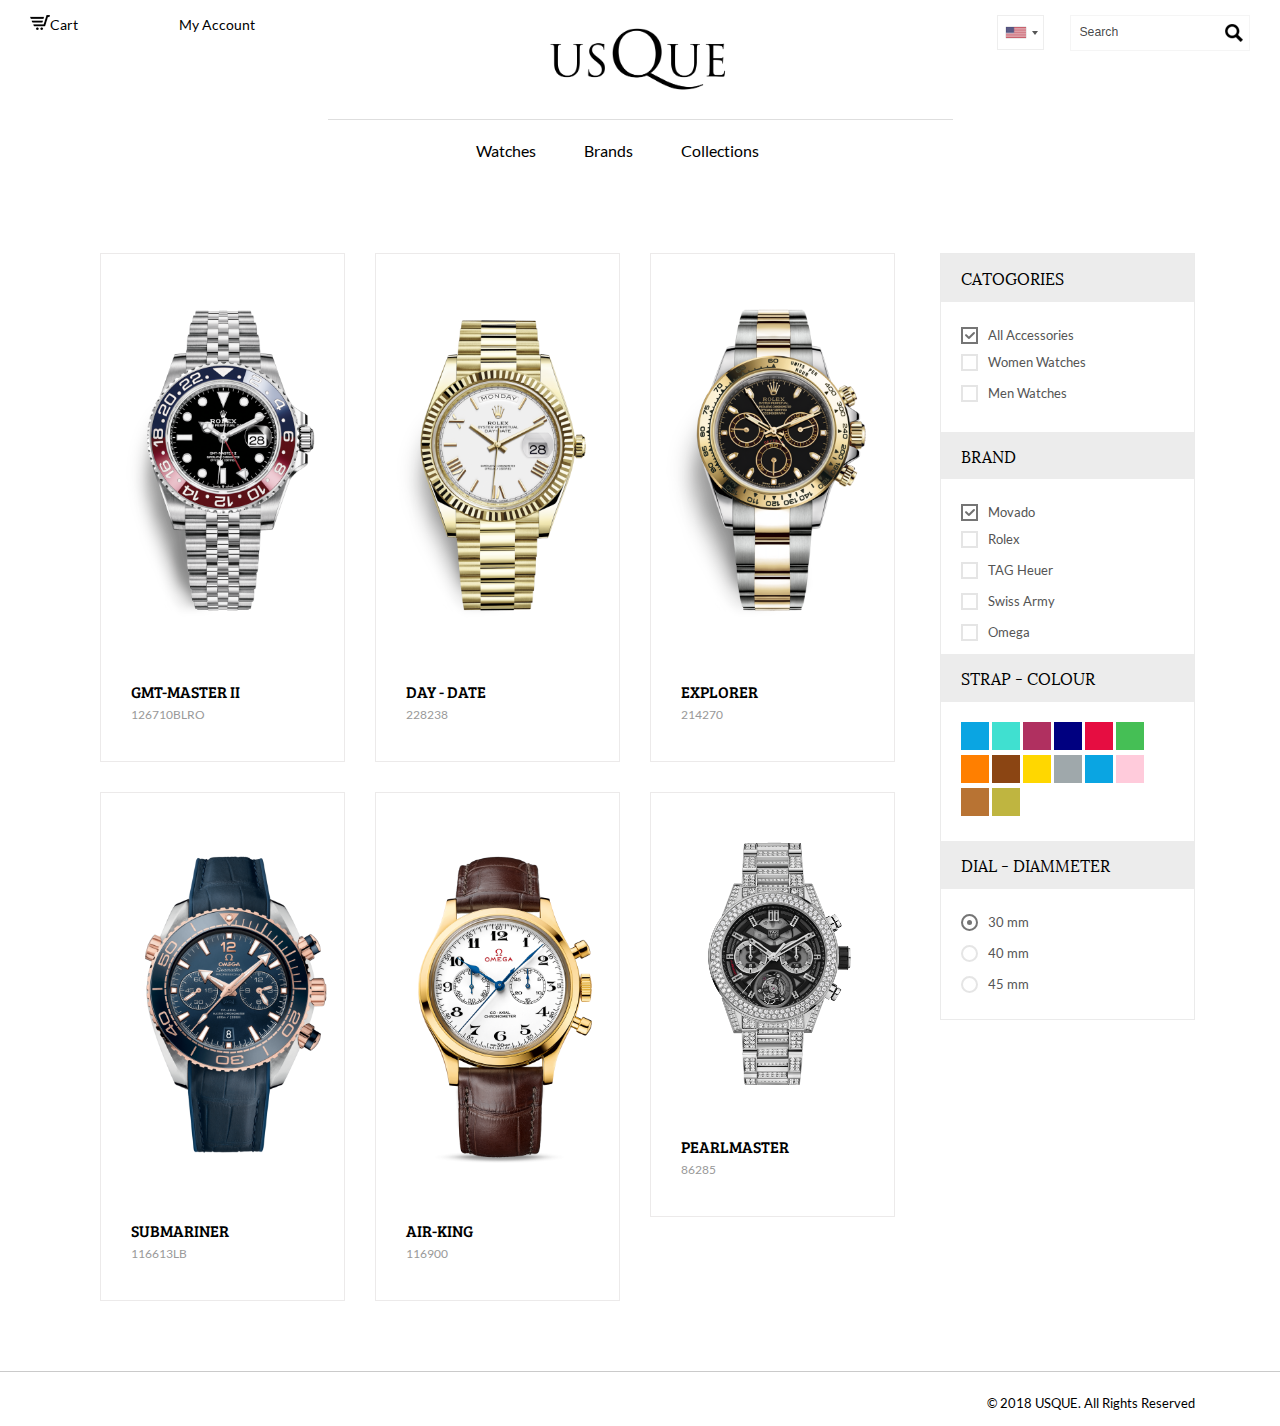
<file: products.html>
<!--A Design by W3layouts
Author: W3layout
Author URL: http://w3layouts.com
License: Creative Commons Attribution 3.0 Unported
License URL: http://creativecommons.org/licenses/by/3.0/
-->
<!DOCTYPE html>
<html>
<head>
<title>USQUE | Luxury Watches</title>
<link href="css/bootstrap.css" rel="stylesheet" type="text/css" media="all" />
<!--jQuery(necessary for Bootstrap's JavaScript plugins)-->
<script src="js/jquery-1.11.0.min.js"></script>
<!--Custom-Theme-files-->
<!--theme-style-->
<link href="css/style.css" rel="stylesheet" type="text/css" media="all" />
<!--//theme-style-->
<meta name="viewport" content="width=device-width, initial-scale=1">
<meta http-equiv="Content-Type" content="text/html; charset=utf-8" />
<meta name="keywords" content="Luxury Watches Responsive web template, Bootstrap Web Templates, Flat Web Templates, Andriod Compatible web template,
Smartphone Compatible web template, free webdesigns for Nokia, Samsung, LG, SonyErricsson, Motorola web design" />
<script type="application/x-javascript"> addEventListener("load", function() { setTimeout(hideURLbar, 0); }, false); function hideURLbar(){ window.scrollTo(0,1); } </script>
<!--start-menu-->
<script src="js/simpleCart.min.js"> </script>
<link href="css/memenu.css" rel="stylesheet" type="text/css" media="all" />
<script type="text/javascript" src="js/memenu.js"></script>
<script>$(document).ready(function(){$(".memenu").memenu();});</script>
<!--dropdown-->
<script src="js/jquery.easydropdown.js"></script>

<link rel="stylesheet" href="css/countrySelect.css">
</head>
<body>
	<div class="row">
		<div class="col-md-3 row padding-div" style="margin-left: 15px;">
			<div class="col-md-6">
				<a href="checkout.html"><img class="img-responsive" style="float: left;" src="images/cart-2.png" /> Cart</a>
			</div>
			<div class="col-md-6">
				<a href="account.html">My Account</a>
			</div>
		</div>
		<div class="col-md-6">
			<div class="logo">
				<a href="index.html"><img class="img-responsive" src="images/logo.png" /></a>
			</div>
		</div>
		<div class="col-md-3 row padding-div">
			<div class="col-md-3">
				<input id="country_selector" type="text">
			</div>
			<div class="col-md-9">
				<form action="products.html">
					<div class="search-bar">
						<input type="text" value="Search" onfocus="this.value = '';" onblur="if (this.value == '') {this.value = 'Search';}">
						<input type="submit" value=""/>
					</div>
				</form>
			</div>
		</div>
	</div>
	<!--start-logo-->
	<!--bottom-header-->
	<div class="header-bottom">
		<div class="container">
			<div class="header">
				<div class="col-md-12 header-left" style="text-align: center;">
				<div class="top-nav">
					<ul class="memenu skyblue">
						<li><a href="products.html">Watches</a></li>
						<li><a href="brands.html">Brands</a></li>
						<li><a href="products.html">Collections</a></li>
					</ul>
				</div>
			</div>
			<div class="clearfix"> </div>
			</div>
		</div>
	</div>
	<!--end-breadcrumbs-->
	<!--prdt-starts-->
	<div class="prdt">
		<div class="container">
			<div class="prdt-top">
				<div class="col-md-9 prdt-left">
					<div class="product-one">
						<div class="col-md-4 product-left p-left">
							<div class="product-main simpleCart_shelfItem">
								<a href="single.html" class="mask"><img class="img-responsive zoom-img" src="images/p-1.png" alt="" /></a>
								<div class="product-bottom">
									<h3>GMT-MASTER II</h3>
									<p>126710BLRO</p>
								</div>
							</div>
						</div>
						<div class="col-md-4 product-left p-left">
							<div class="product-main simpleCart_shelfItem">
								<a href="single.html" class="mask"><img class="img-responsive zoom-img" src="images/p-2.png" alt="" /></a>
								<div class="product-bottom">
									<h3>Day - Date</h3>
									<p>228238</p>
								</div>
							</div>
						</div>
						<div class="col-md-4 product-left p-left">
							<div class="product-main simpleCart_shelfItem">
								<a href="single.html" class="mask"><img class="img-responsive zoom-img" src="images/p-3.png" alt="" /></a>
								<div class="product-bottom">
									<h3>EXPLORER</h3>
									<p>214270</p>
								</div>
							</div>
						</div>
						<div class="clearfix"></div>
					</div>
					<div class="product-one">
						<div class="col-md-4 product-left p-left">
							<div class="product-main simpleCart_shelfItem">
								<a href="single.html" class="mask"><img class="img-responsive zoom-img" src="images/p-4.png" alt="" /></a>
								<div class="product-bottom">
									<h3>Submariner</h3>
									<p>116613LB</p>
								</div>
							</div>
						</div>
						<div class="col-md-4 product-left p-left">
							<div class="product-main simpleCart_shelfItem">
								<a href="single.html" class="mask"><img class="img-responsive zoom-img" src="images/p-5.png" alt="" /></a>
								<div class="product-bottom">
									<h3>AIR-KING</h3>
									<p>116900</p>
								</div>
							</div>
						</div>
						<div class="col-md-4 product-left p-left">
							<div class="product-main simpleCart_shelfItem">
								<a href="single.html" class="mask"><img class="img-responsive zoom-img" src="images/p-6.png" alt="" /></a>
								<div class="product-bottom">
									<h3>Pearlmaster</h3>
									<p>86285</p>
								</div>
							</div>
						</div>
						<div class="clearfix"></div>
					</div>
				</div>
				<div class="col-md-3 prdt-right">
					<div class="w_sidebar">
						<section  class="sky-form">
							<h4>Catogories</h4>
							<div class="row1 scroll-pane">
								<div class="col col-4">
									<label class="checkbox"><input type="checkbox" name="checkbox" checked=""><i></i>All Accessories</label>
								</div>
								<div class="col col-4">
									<label class="checkbox"><input type="checkbox" name="checkbox"><i></i>Women Watches</label>
									<label class="checkbox"><input type="checkbox" name="checkbox"><i></i>Men Watches</label>
								</div>
							</div>
						</section>
						<section  class="sky-form">
							<h4>Brand</h4>
							<div class="row1 row2 scroll-pane">
								<div class="col col-4">
									<label class="checkbox"><input type="checkbox" name="checkbox" checked=""><i></i>Movado</label>
								</div>
								<div class="col col-4">
									<label class="checkbox"><input type="checkbox" name="checkbox"><i></i>Rolex</label>
									<label class="checkbox"><input type="checkbox" name="checkbox"><i></i>TAG Heuer</label>
									<label class="checkbox"><input type="checkbox" name="checkbox"><i></i>Swiss Army</label>
									<label class="checkbox"><input type="checkbox" name="checkbox"><i></i>Omega</label>
									<label class="checkbox"><input type="checkbox" name="checkbox" ><i></i>Patek Philippe</label>
								</div>
							</div>
						</section>
						<section class="sky-form">
							<h4>Strap - Colour</h4>
								<ul class="w_nav2">
									<li><a class="color1" href="#"></a></li>
									<li><a class="color2" href="#"></a></li>
									<li><a class="color3" href="#"></a></li>
									<li><a class="color4" href="#"></a></li>
									<li><a class="color5" href="#"></a></li>
									<li><a class="color6" href="#"></a></li>
									<li><a class="color7" href="#"></a></li>
									<li><a class="color8" href="#"></a></li>
									<li><a class="color9" href="#"></a></li>
									<li><a class="color10" href="#"></a></li>
									<li><a class="color12" href="#"></a></li>
									<li><a class="color13" href="#"></a></li>
									<li><a class="color14" href="#"></a></li>
									<li><a class="color15" href="#"></a></li>
								</ul>
						</section>
						<section class="sky-form">
							<h4>Dial - Diammeter</h4>
								<div class="row1 scroll-pane">
									<div class="col col-4">
										<label class="radio"><input type="radio" name="radio" checked=""><i></i>30 mm</label>
										<label class="radio"><input type="radio" name="radio"><i></i>40 mm</label>
										<label class="radio"><input type="radio" name="radio"><i></i>45 mm</label>
								</div>
						</section>
					</div>
				</div>
				<div class="clearfix"></div>
			</div>
		</div>
	</div>
	<!--product-end-->
	<!--footer-starts-->
	<div class="footer" style="border-top: 1px solid #cacaca;">
		<div class="container">
			<div class="footer-top">
				<div class="col-md-6 footer-left"></div>
				<div class="col-md-6 footer-right">
					<p>© 2018 USQUE. All Rights Reserved </a> </p>
				</div>
				<div class="clearfix"></div>
			</div>
		</div>
	</div>
	<!--footer-end-->

	<script src="js/countrySelect.js"></script>
	<script>
		$("#country_selector").countrySelect({
			onlyCountries: ['us', 'es', 'cn', 'kr', 'jp','cr'],
		});
	</script>
</body>
</html>
</file>
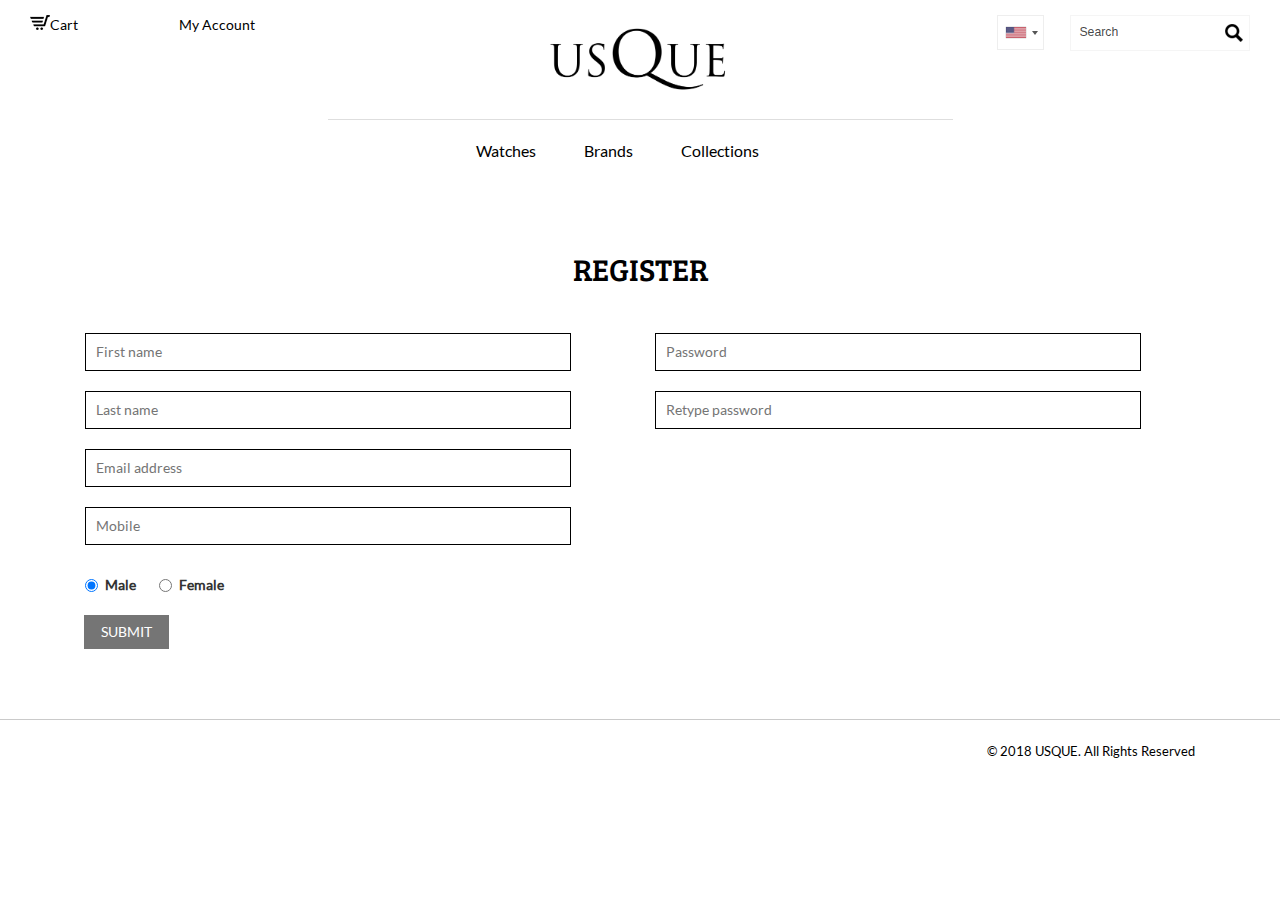
<file: register.html>
<!--A Design by W3layouts
Author: W3layout
Author URL: http://w3layouts.com
License: Creative Commons Attribution 3.0 Unported
License URL: http://creativecommons.org/licenses/by/3.0/
-->
<!DOCTYPE html>
<html>
<head>
<title>USQUE | Luxury Watches</title>
<link href="css/bootstrap.css" rel="stylesheet" type="text/css" media="all" />
<!--jQuery(necessary for Bootstrap's JavaScript plugins)-->
<script src="js/jquery-1.11.0.min.js"></script>
<!--Custom Theme files-->
<!--theme-style-->
<link href="css/style.css" rel="stylesheet" type="text/css" media="all" />
<!--//theme-style-->
<meta name="viewport" content="width=device-width, initial-scale=1">
<meta http-equiv="Content-Type" content="text/html; charset=utf-8" />
<meta name="keywords" content="Luxury Watches Responsive web template, Bootstrap Web Templates, Flat Web Templates, Andriod Compatible web template,
Smartphone Compatible web template, free webdesigns for Nokia, Samsung, LG, SonyErricsson, Motorola web design" />
<script type="application/x-javascript"> addEventListener("load", function() { setTimeout(hideURLbar, 0); }, false); function hideURLbar(){ window.scrollTo(0,1); } </script>
<!--start-menu-->
<script src="js/simpleCart.min.js"> </script>
<link href="css/memenu.css" rel="stylesheet" type="text/css" media="all" />
<script type="text/javascript" src="js/memenu.js"></script>
<script>$(document).ready(function(){$(".memenu").memenu();});</script>
<!--dropdown-->
<script src="js/jquery.easydropdown.js"></script>
<link rel="stylesheet" href="css/countrySelect.css">
</head>
<body>
	<div class="row">
		<div class="col-md-3 row padding-div" style="margin-left: 15px;">
			<div class="col-md-6">
				<a href="checkout.html"><img class="img-responsive" style="float: left;" src="images/cart-2.png" /> Cart</a>
			</div>
			<div class="col-md-6">
				<a href="account.html">My Account</a>
			</div>
		</div>
		<div class="col-md-6">
			<div class="logo">
				<a href="index.html"><img class="img-responsive" src="images/logo.png" /></a>
			</div>
		</div>
		<div class="col-md-3 row padding-div">
			<div class="col-md-3">
				<input id="country_selector" type="text">
			</div>
			<div class="col-md-9">
				<form action="products.html">
					<div class="search-bar">
						<input type="text" value="Search" onfocus="this.value = '';" onblur="if (this.value == '') {this.value = 'Search';}">
						<input type="submit" value=""/>
					</div>
				</form>
			</div>
		</div>
	</div>
	<!--start-logo-->
	<!--bottom-header-->
	<div class="header-bottom">
		<div class="container">
			<div class="header">
				<div class="col-md-12 header-left" style="text-align: center;">
				<div class="top-nav">
					<ul class="memenu skyblue">
						<li><a href="products.html">Watches</a></li>
						<li><a href="brands.html">Brands</a></li>
						<li><a href="products.html">Collections</a></li>
					</ul>
				</div>
			</div>
			<div class="clearfix"> </div>
			</div>
		</div>
	</div>
	<!--end-breadcrumbs-->
	<!--register-starts-->
	<div class="register">
		<div class="container">
			<div class="register-top heading">
				<h2>REGISTER</h2>
			</div>
			<div class="register-main">
				<div class="col-md-6 account-left">
					<input placeholder="First name" type="text" tabindex="1" required>
						<input placeholder="Last name" type="text" tabindex="2" required>
						<input placeholder="Email address" type="text" tabindex="3" required>
						<input placeholder="Mobile" type="text" tabindex="3" required>
						<ul>
							<li><label class="radio left"><input type="radio" name="radio" checked=""><i></i>Male</label></li>
							<li><label class="radio"><input type="radio" name="radio"><i></i>Female</label></li>
							<div class="clearfix"></div>
						</ul>
				</div>
				<div class="col-md-6 account-left">
					<input placeholder="Password" type="password" tabindex="4" required>
						<input placeholder="Retype password" type="password" tabindex="4" required>
				</div>
				<div class="clearfix"></div>
			</div>
			<div class="address submit">
							<input type="submit" value="Submit">
						</div>
		</div>
	</div>
	<!--register-end-->
	<!--footer-starts-->
	<div class="footer" style="border-top: 1px solid #cacaca;">
		<div class="container">
			<div class="footer-top">
				<div class="col-md-6 footer-left"></div>
				<div class="col-md-6 footer-right">
					<p>© 2018 USQUE. All Rights Reserved </a> </p>
				</div>
				<div class="clearfix"></div>
			</div>
		</div>
	</div>
	<!--footer-end-->

	<script src="js/countrySelect.js"></script>
	<script>
		$("#country_selector").countrySelect({
			onlyCountries: ['us', 'es', 'cn', 'kr', 'jp','cr'],
		});
	</script>
</body>
</html>
</file>
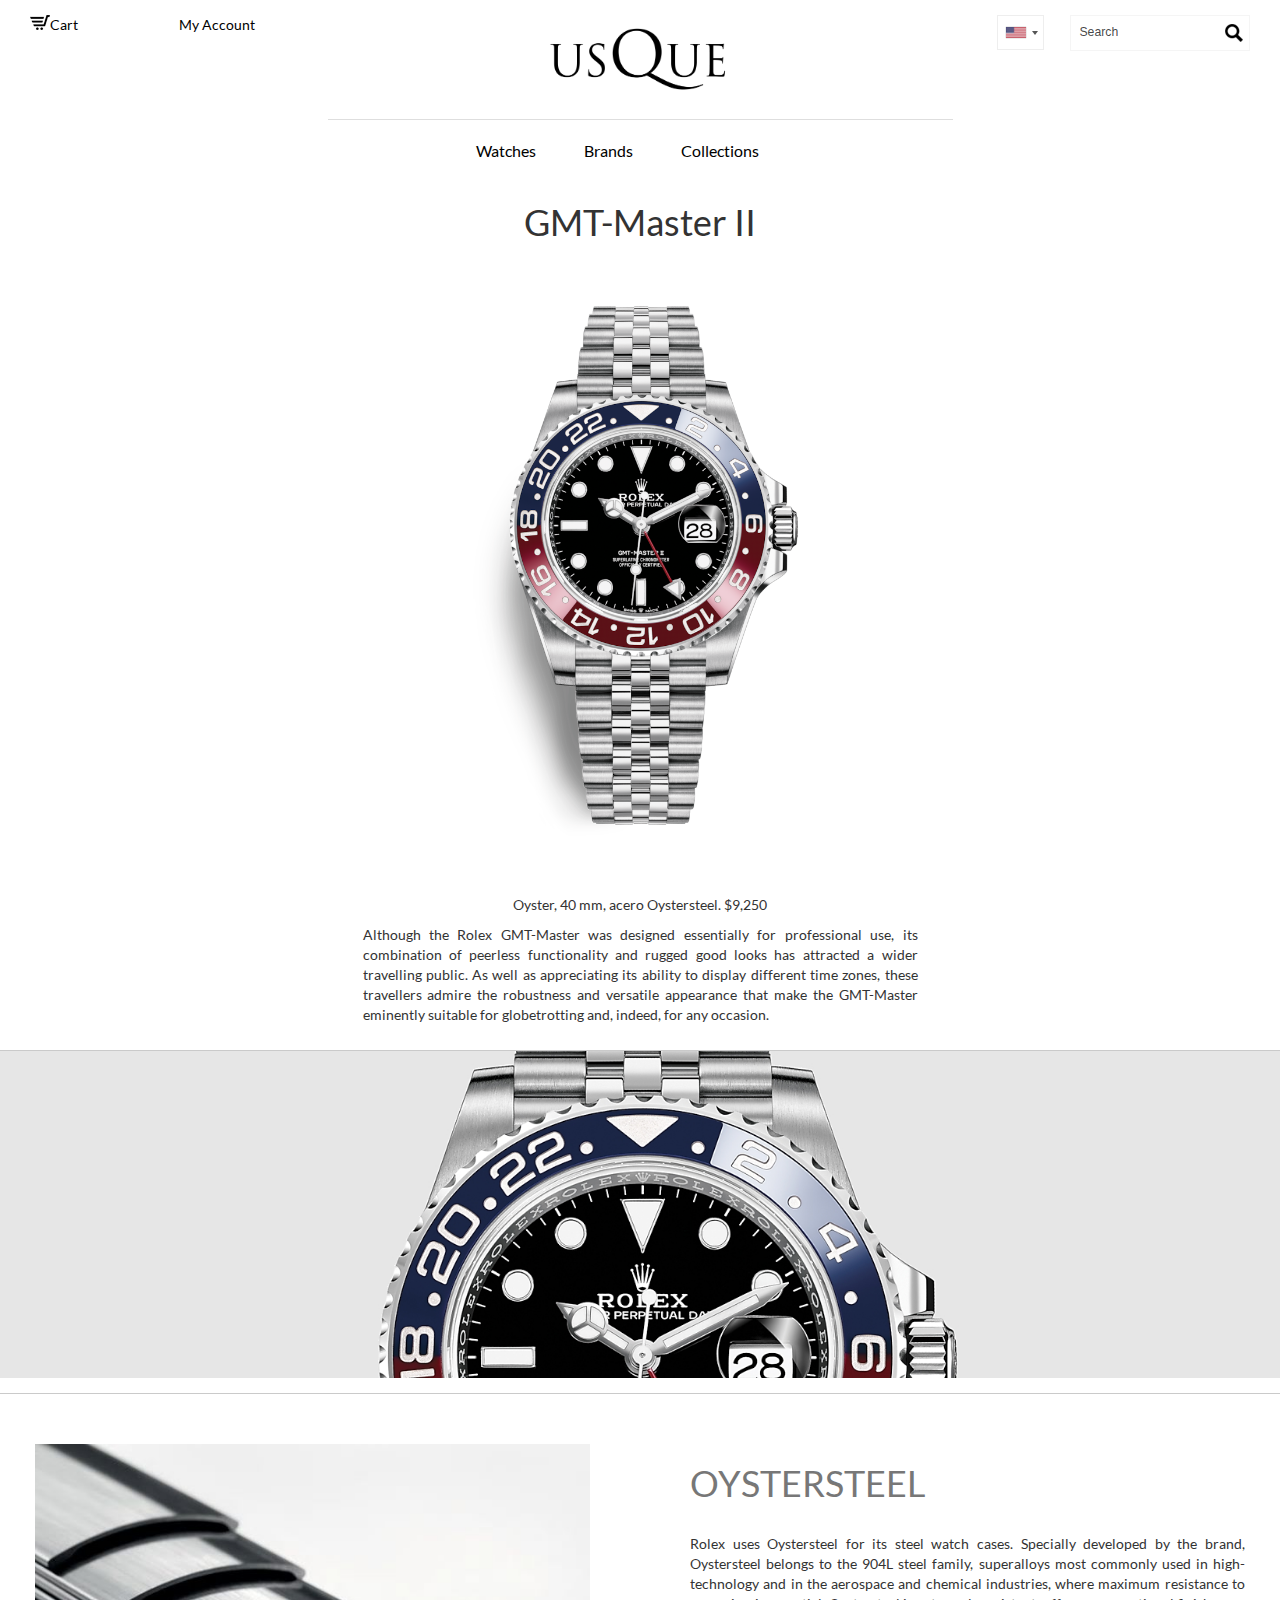
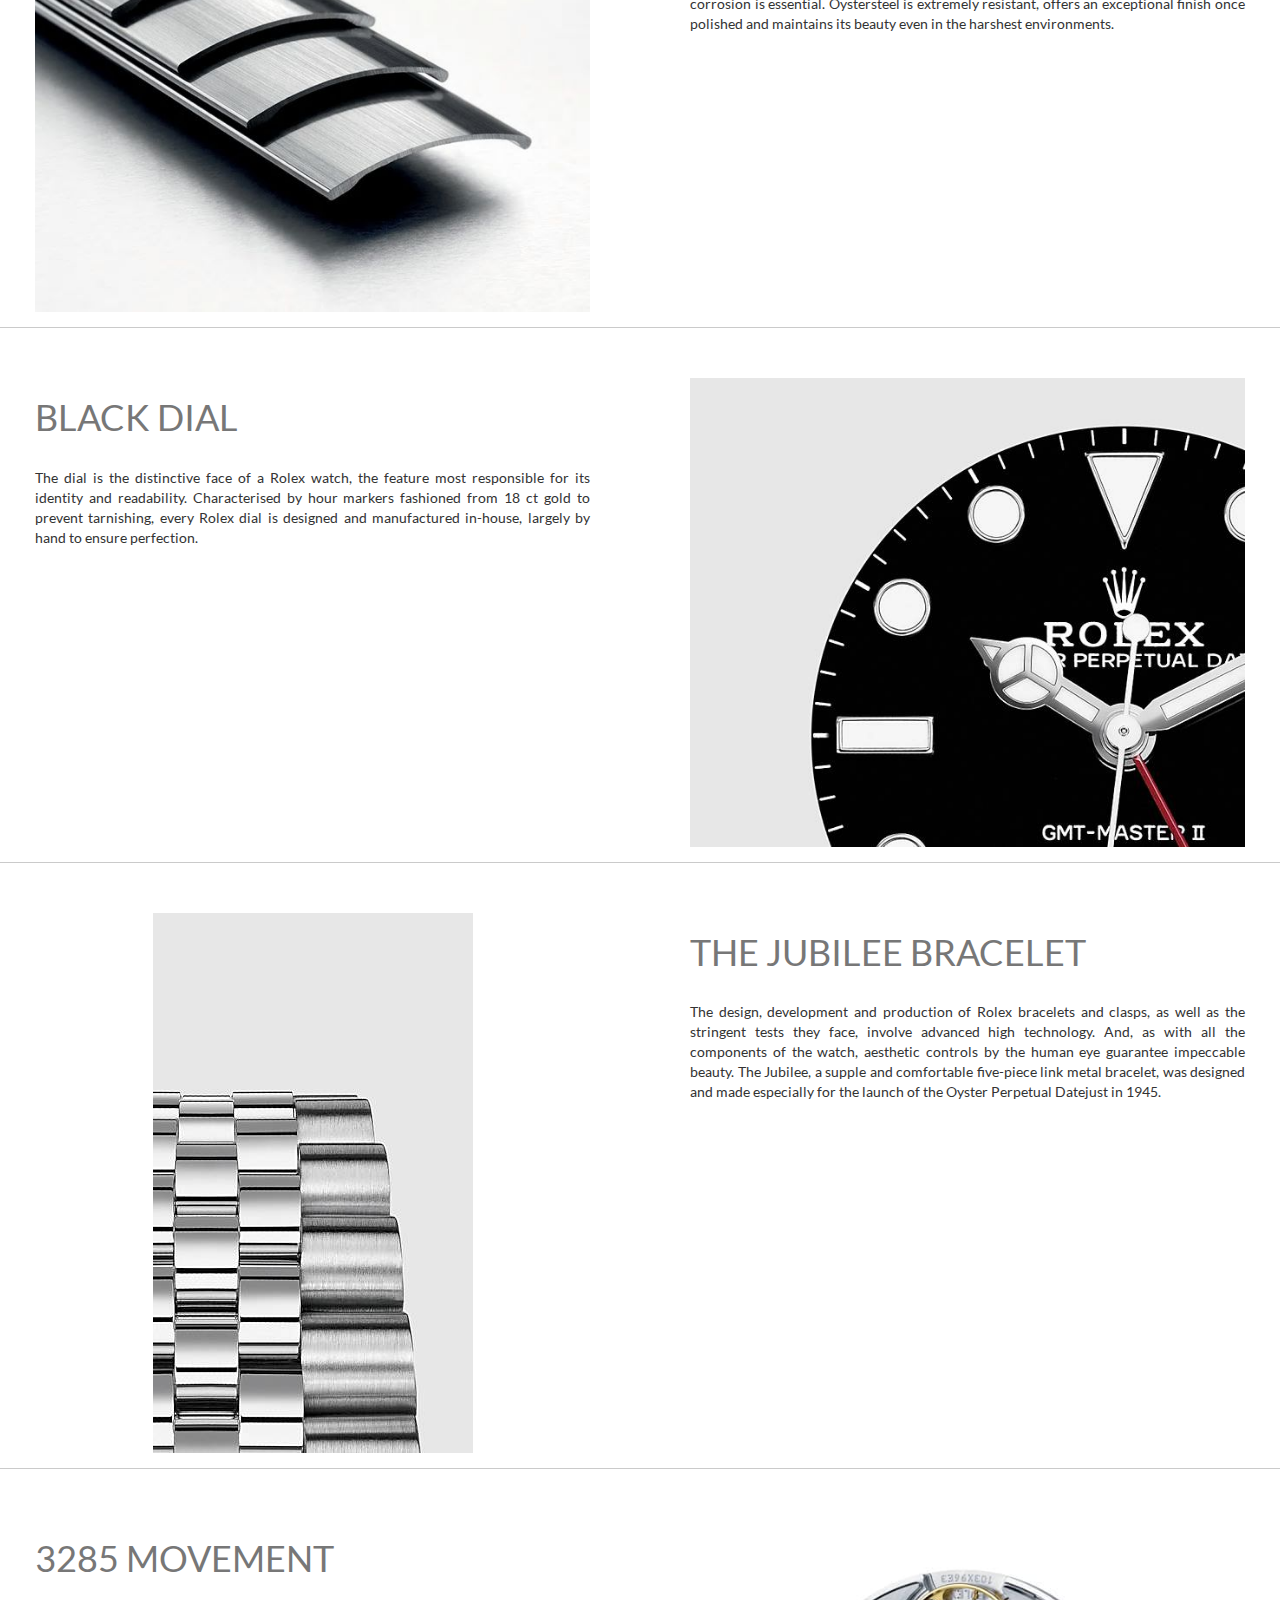
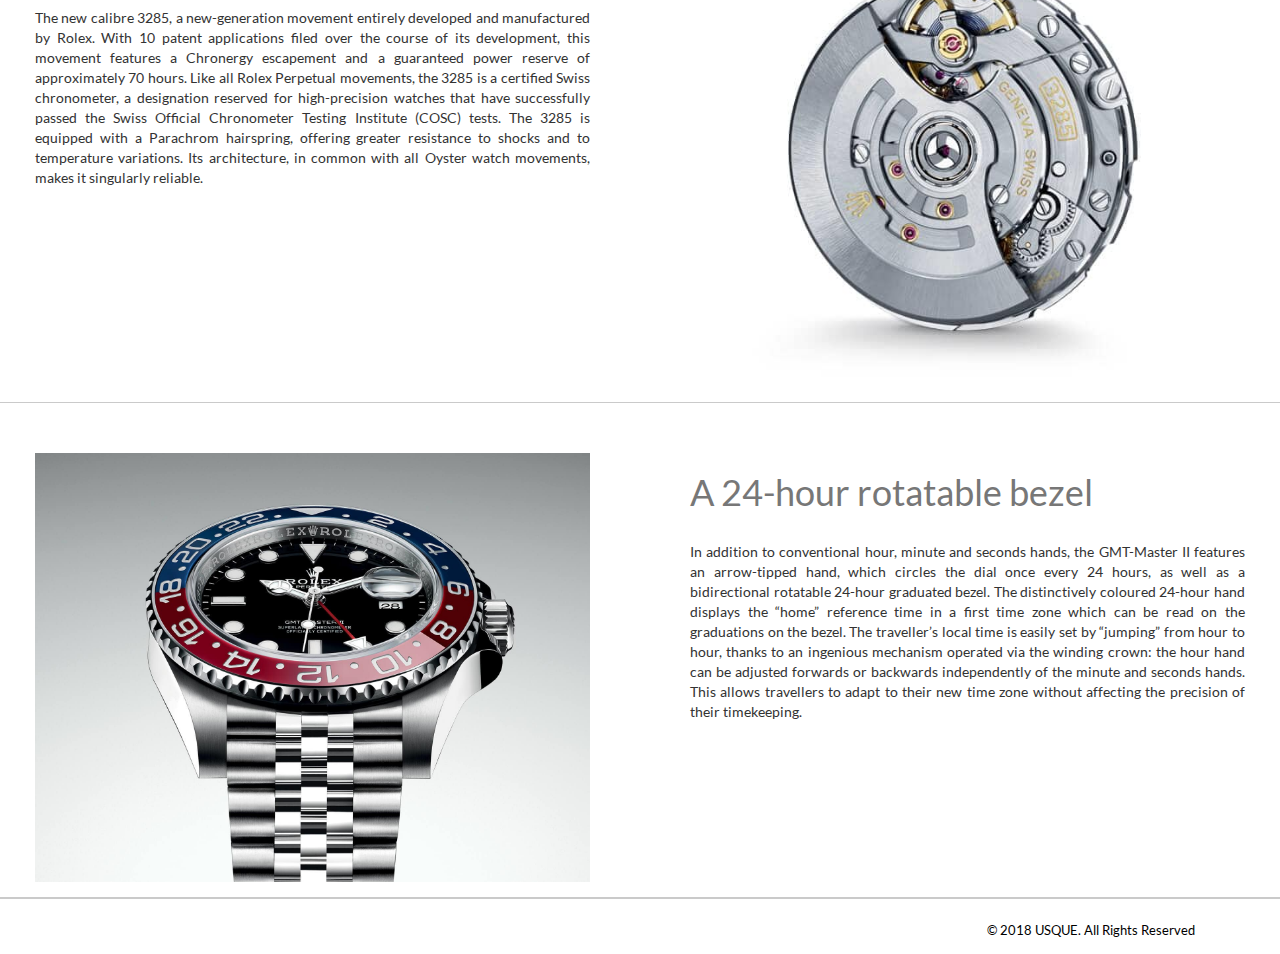
<file: single.html>
<!--A Design by W3layouts
Author: W3layout
Author URL: http://w3layouts.com
License: Creative Commons Attribution 3.0 Unported
License URL: http://creativecommons.org/licenses/by/3.0/
-->
<!DOCTYPE html>
<html>
<head>
<title>USQUE | Luxury Watches</title>
<link href="css/bootstrap.css" rel="stylesheet" type="text/css" media="all" />
<!--jQuery(necessary for Bootstrap's JavaScript plugins)-->
<script src="js/jquery-1.11.0.min.js"></script>
<!--Custom-Theme-files-->
<!--theme-style-->
<link href="css/style.css" rel="stylesheet" type="text/css" media="all" />
<!--//theme-style-->
<meta name="viewport" content="width=device-width, initial-scale=1">
<meta http-equiv="Content-Type" content="text/html; charset=utf-8" />
<meta name="keywords" content="Luxury Watches Responsive web template, Bootstrap Web Templates, Flat Web Templates, Andriod Compatible web template,
Smartphone Compatible web template, free webdesigns for Nokia, Samsung, LG, SonyErricsson, Motorola web design" />
<script type="application/x-javascript"> addEventListener("load", function() { setTimeout(hideURLbar, 0); }, false); function hideURLbar(){ window.scrollTo(0,1); } </script>
<!--start-menu-->
<script src="js/simpleCart.min.js"> </script>
<link href="css/memenu.css" rel="stylesheet" type="text/css" media="all" />
<script type="text/javascript" src="js/memenu.js"></script>
<script>$(document).ready(function(){$(".memenu").memenu();});</script>
<!--dropdown-->
<script src="js/jquery.easydropdown.js"></script>
<script type="text/javascript">
	$(function() {

	    var menu_ul = $('.menu_drop > li > ul'),
	           menu_a  = $('.menu_drop > li > a');

	    menu_ul.hide();

	    menu_a.click(function(e) {
	        e.preventDefault();
	        if(!$(this).hasClass('active')) {
	            menu_a.removeClass('active');
	            menu_ul.filter(':visible').slideUp('normal');
	            $(this).addClass('active').next().stop(true,true).slideDown('normal');
	        } else {
	            $(this).removeClass('active');
	            $(this).next().stop(true,true).slideUp('normal');
	        }
	    });

	});
</script>
<link rel="stylesheet" href="css/countrySelect.css">
</head>
<body>
	<div class="row">
		<div class="col-md-3 row padding-div" style="margin-left: 15px;">
			<div class="col-md-6">
				<a href="checkout.html"><img class="img-responsive" style="float: left;" src="images/cart-2.png" /> Cart</a>
			</div>
			<div class="col-md-6">
				<a href="account.html">My Account</a>
			</div>
		</div>
		<div class="col-md-6">
			<div class="logo">
				<a href="index.html"><img class="img-responsive" src="images/logo.png" /></a>
			</div>
		</div>
		<div class="col-md-3 row padding-div">
			<div class="col-md-3">
				<input id="country_selector" type="text">
			</div>
			<div class="col-md-9">
				<form action="products.html">
					<div class="search-bar">
						<input type="text" value="Search" onfocus="this.value = '';" onblur="if (this.value == '') {this.value = 'Search';}">
						<input type="submit" value=""/>
					</div>
				</form>
			</div>
		</div>
	</div>
	<!--start-logo-->
	<!--bottom-header-->
	<div class="header-bottom">
		<div class="container">
			<div class="header">
				<div class="col-md-12 header-left" style="text-align: center;">
				<div class="top-nav">
					<ul class="memenu skyblue">
						<li><a href="index.html">Watches</a></li>
						<li><a href="index.html">Brands</a></li>
						<li><a href="index.html">Collections</a></li>
					</ul>
				</div>
			</div>
			<div class="clearfix"> </div>
			</div>
		</div>
	</div>
	<!--bottom-header-->
	<!--start-single-->

<div class="row">
	<div class="col-md-12" style="text-align: center;">
		<h1>GMT-Master II</h1>
		<img class="img-responsive zoom-img" style="max-width: 420px;" src="images/p-1.png" alt="" />
		<div class=" rlx-main-watch__description--container">
			<div class=" rlx-main-watch__description" style="opacity: 1;">
				<span class=" rlx-main-watch__title--resume">Oyster, 40 mm, acero Oystersteel.</span>
				<span class="rlx-main-watch__title--price rlx-main-watch__title--price-mount-numerical">
					<span class=" rlx-main-watch__title--price-mount">$9,250</span>
					<a class=" rlx-main-watch__title--price-button-info"></a></span>
				</div>
				<div class="row" style="padding-top: 10px;">
					<div class="col-md-3"></div>
					<div class="col-md-6">
						<p class=" rlx-main-watch__infos-content">Although the Rolex GMT-Master was designed essentially for professional use, its combination of peerless functionality and rugged good looks has attracted a wider travelling public. As well as appreciating its ability to display different time zones, these travellers admire the robustness and versatile appearance that make the GMT-Master eminently suitable for globetrotting and, indeed, for any occasion.</p>
					</div>
					<div class="col-md-3"></div>
				</div>
				<div class="row">
					<img class="img-responsive zoom-img" src="images/detail-1.jpg" alt="" />
				</div>
				<div class="row" style="padding-top: 50px;">
					<div class="col-md-6">
						<img class="img-responsive zoom-img" src="images/detail-2.jpg" alt="" />
					</div>
					<div class="col-md-6">
						<h1>OYSTERSTEEL</h1> <br />
						Rolex uses Oystersteel for its steel watch cases. Specially developed by the brand, Oystersteel belongs to the 904L steel family, superalloys most commonly used in high-technology and in the aerospace and chemical industries, where maximum resistance to corrosion is essential. Oystersteel is extremely resistant, offers an exceptional finish once polished and maintains its beauty even in the harshest environments.
					</div>
				</div>

				<div class="row" style="padding-top: 50px;">
					<div class="col-md-6">
						<h1>BLACK DIAL</h1> <br />
						The dial is the distinctive face of a Rolex watch, the feature most responsible for its identity and readability. Characterised by hour markers fashioned from 18 ct gold to prevent tarnishing, every Rolex dial is designed and manufactured in-house, largely by hand to ensure perfection.
					</div>
					<div class="col-md-6">
						<img class="img-responsive zoom-img" src="images/detail-3.jpg" alt="" />
					</div>
				</div>

				<div class="row" style="padding-top: 50px;">
					<div class="col-md-6">
						<img class="img-responsive zoom-img" src="images/detail-4.jpg" alt="" />
					</div>
					<div class="col-md-6">
						<h1>THE JUBILEE BRACELET</h1> <br />
						The design, development and production of Rolex bracelets and clasps, as well as the stringent tests they face, involve advanced high technology. And, as with all the components of the watch, aesthetic controls by the human eye guarantee impeccable beauty. The Jubilee, a supple and comfortable five-piece link metal bracelet, was designed and made especially for the launch of the Oyster Perpetual Datejust in 1945.
					</div>
				</div>

				<div class="row" style="padding-top: 50px;">
					<div class="col-md-6">
						<h1>3285 MOVEMENT</h1> <br />
						The new calibre 3285, a new-generation movement entirely developed and manufactured by Rolex. With 10 patent applications filed over the course of its development, this movement features a Chronergy escapement and a guaranteed power reserve of approximately 70 hours. Like all Rolex Perpetual movements, the 3285 is a certified Swiss chronometer, a designation reserved for high-precision watches that have successfully passed the Swiss Official Chronometer Testing Institute (COSC) tests. The 3285 is equipped with a Parachrom hairspring, offering greater resistance to shocks and to temperature variations. Its architecture, in common with all Oyster watch movements, makes it singularly reliable.
					</div>
					<div class="col-md-6">
						<img class="img-responsive zoom-img" src="images/detail-5.jpg" alt="" />
					</div>
				</div>

				<div class="row" style="padding-top: 50px;">
					<div class="col-md-6">
						<img class="img-responsive zoom-img" src="images/detail-6.jpg" alt="" />
					</div>
					<div class="col-md-6">
						<h1>A 24-hour rotatable bezel</h1> <br />
						In addition to conventional hour, minute and seconds hands, the GMT-Master II features an arrow-tipped hand, which circles the dial once every 24 hours, as well as a bidirectional rotatable 24-hour graduated bezel. The distinctively coloured 24-hour hand displays the “home” reference time in a first time zone which can be read on the graduations on the bezel.  The traveller’s local time is easily set by “jumping” from hour to hour, thanks to an ingenious mechanism operated via the winding crown: the hour hand can be adjusted forwards or backwards independently of the minute and seconds hands. This allows travellers to adapt to their new time zone without affecting the precision of their timekeeping.
					</div>
				</div>


			</div>
	</div>
</div>

	<!--end-single-->
	<!--footer-starts-->
	<div class="footer" style="border-top: 1px solid #cacaca;">
		<div class="container">
			<div class="footer-top">
				<div class="col-md-6 footer-left"></div>
				<div class="col-md-6 footer-right">
					<p>© 2018 USQUE. All Rights Reserved </a> </p>
				</div>
				<div class="clearfix"></div>
			</div>
		</div>
	</div>
	<!--footer-end-->
	<script src="js/countrySelect.js"></script>
	<script>
		$("#country_selector").countrySelect({
			onlyCountries: ['us', 'es', 'cn', 'kr', 'jp','cr'],
		});
	</script>
</body>
</html>
</file>
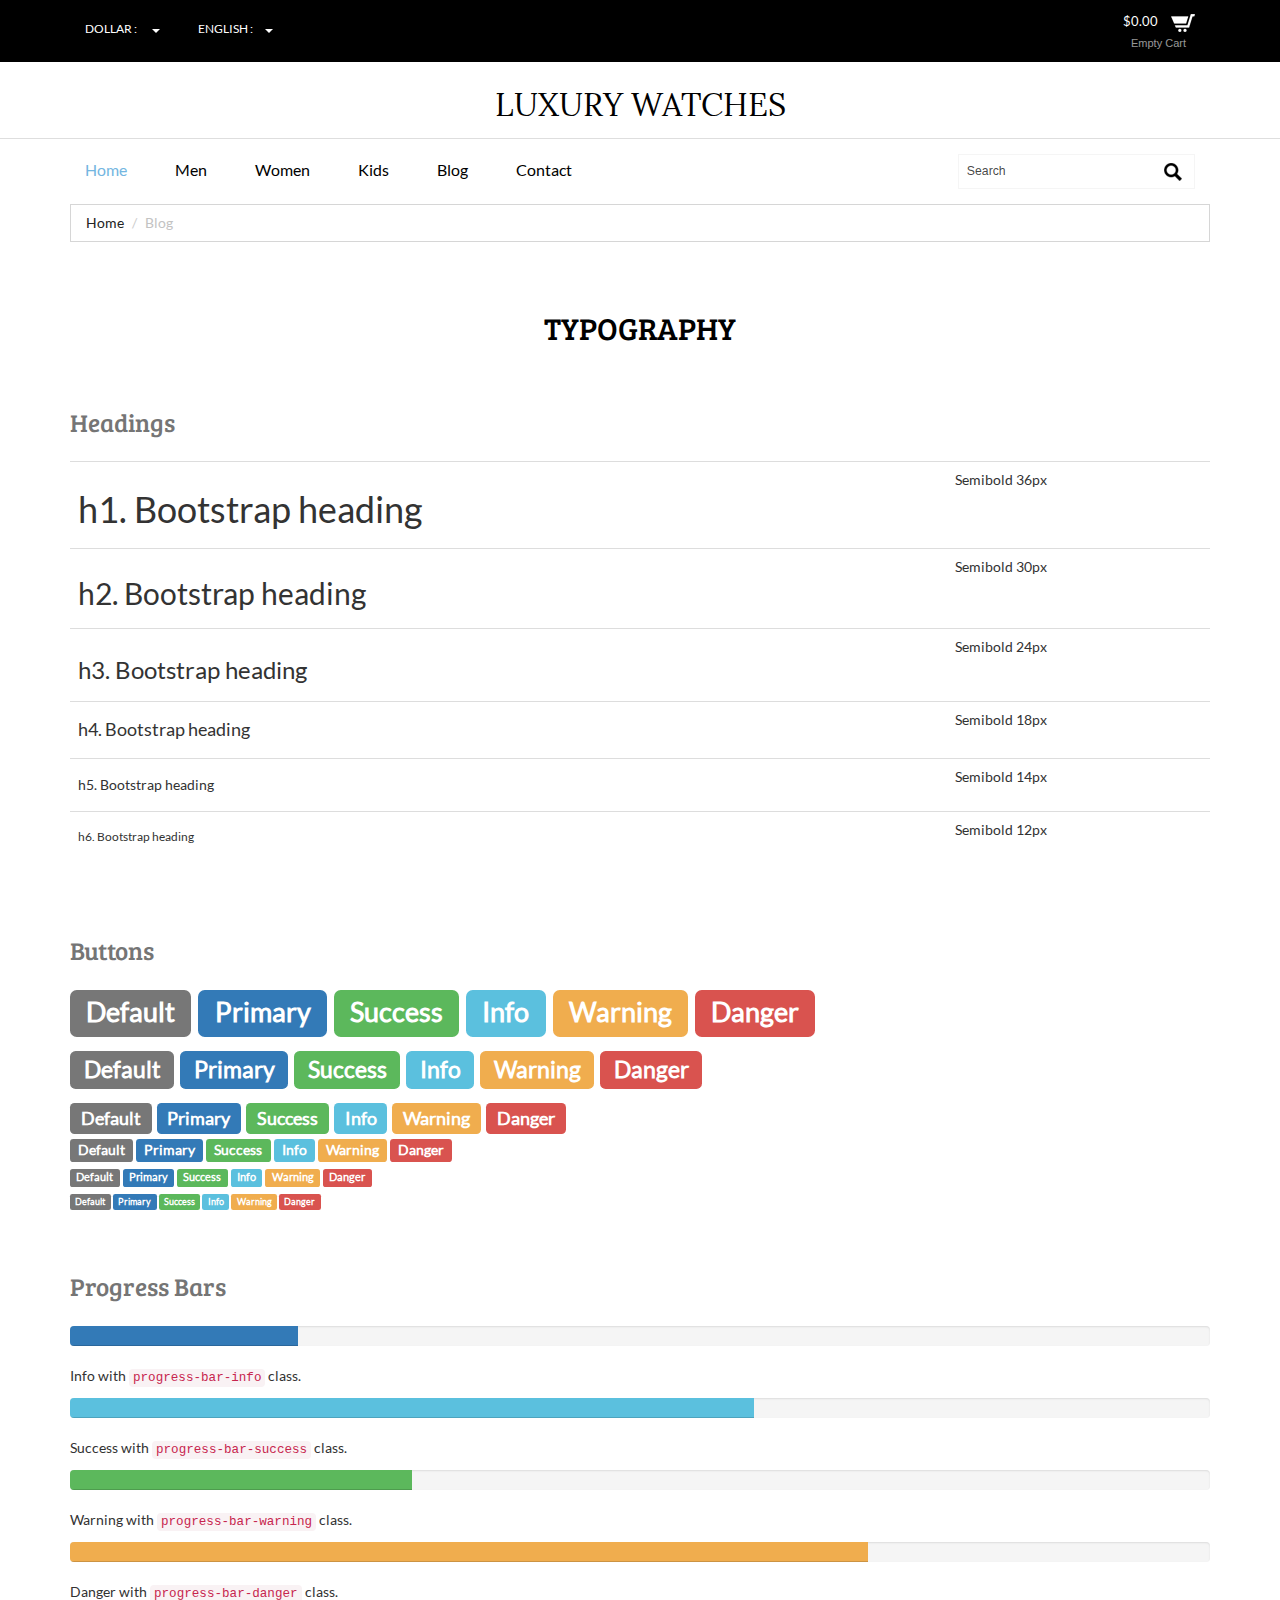
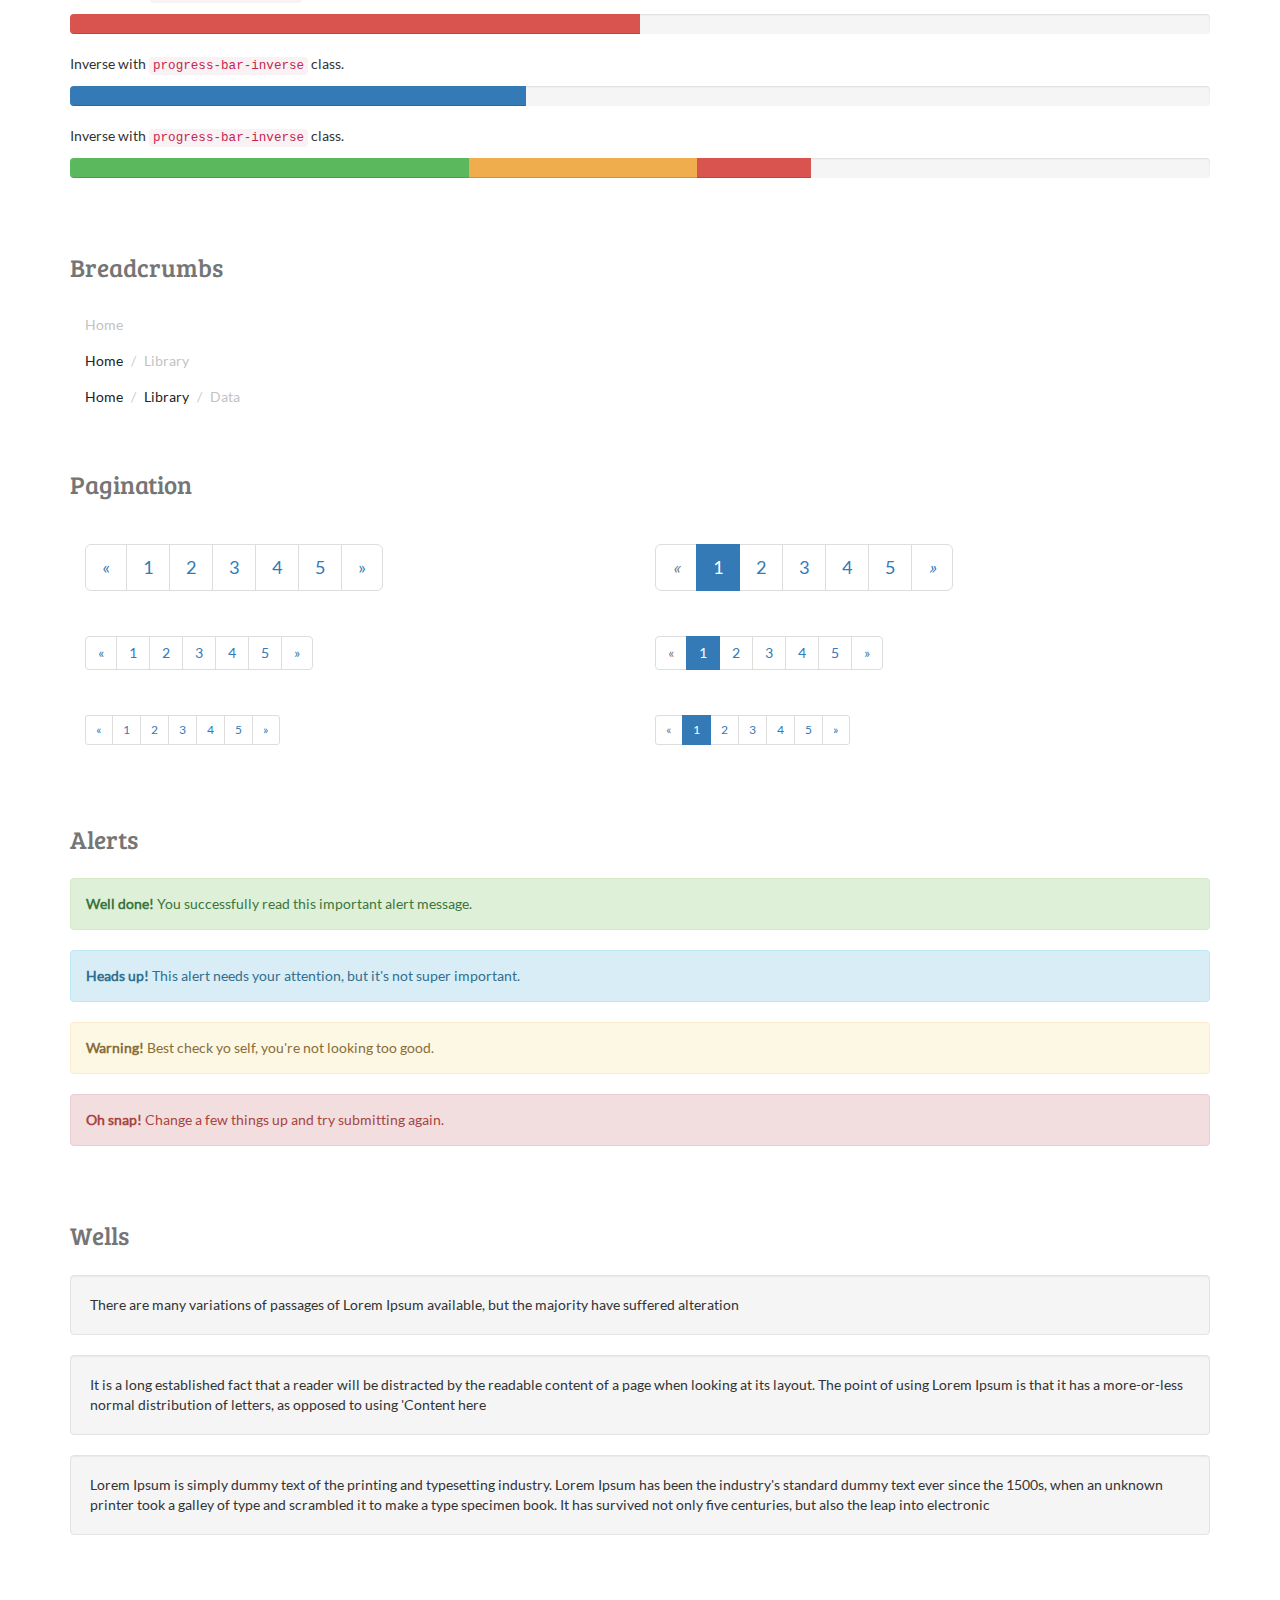
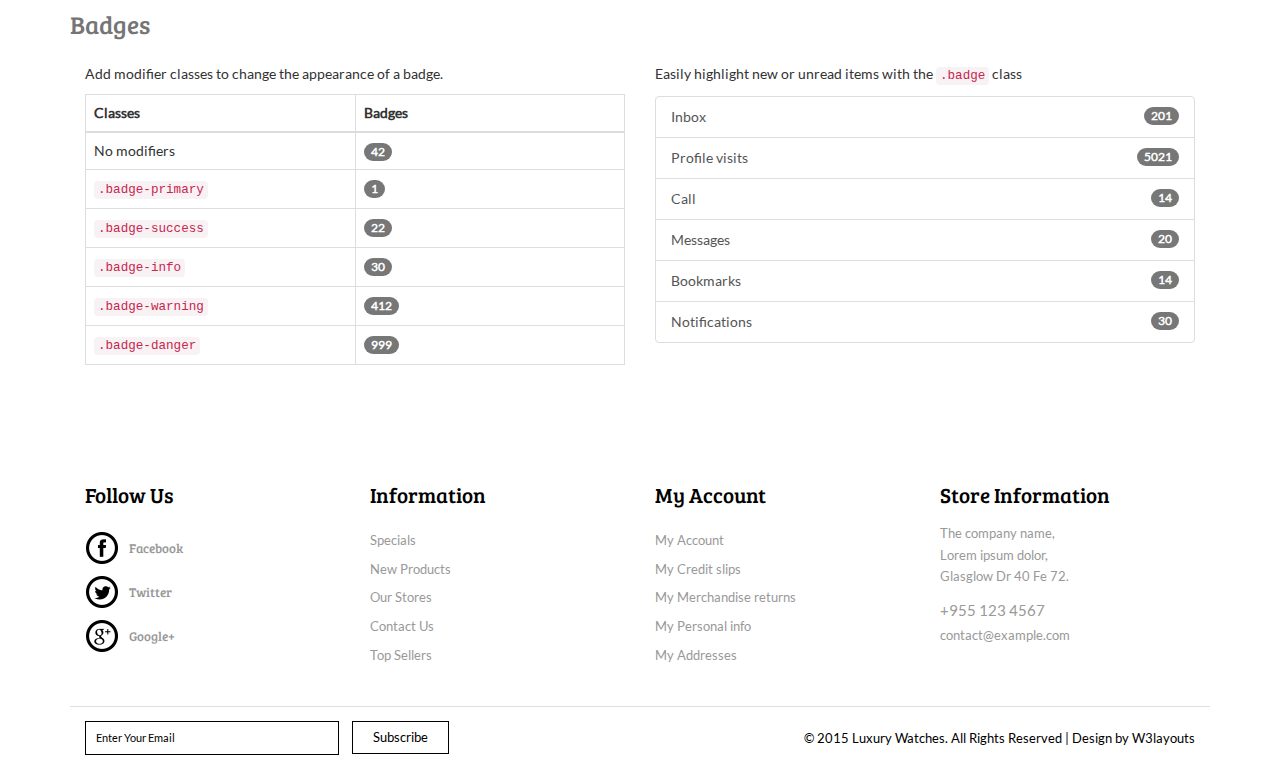
<file: typo.html>
<!--A Design by W3layouts
Author: W3layout
Author URL: http://w3layouts.com
License: Creative Commons Attribution 3.0 Unported
License URL: http://creativecommons.org/licenses/by/3.0/
-->
<!DOCTYPE html>
<html>
<head>
<title>USQUE | Luxury Watches</title>
<link href="css/bootstrap.css" rel="stylesheet" type="text/css" media="all" />
<!--jQuery(necessary for Bootstrap's JavaScript plugins)-->
<script src="js/jquery-1.11.0.min.js"></script>
<!--Custom-Theme-files-->
<!--theme-style-->
<link href="css/style.css" rel="stylesheet" type="text/css" media="all" />
<!--//theme-style-->
<meta name="viewport" content="width=device-width, initial-scale=1">
<meta http-equiv="Content-Type" content="text/html; charset=utf-8" />
<meta name="keywords" content="Luxury Watches Responsive web template, Bootstrap Web Templates, Flat Web Templates, Andriod Compatible web template,
Smartphone Compatible web template, free webdesigns for Nokia, Samsung, LG, SonyErricsson, Motorola web design" />
<script type="application/x-javascript"> addEventListener("load", function() { setTimeout(hideURLbar, 0); }, false); function hideURLbar(){ window.scrollTo(0,1); } </script>
<!--start-menu-->
<script src="js/simpleCart.min.js"> </script>
<link href="css/memenu.css" rel="stylesheet" type="text/css" media="all" />
<script type="text/javascript" src="js/memenu.js"></script>
<script>$(document).ready(function(){$(".memenu").memenu();});</script>
<!--dropdown-->
<script src="js/jquery.easydropdown.js"></script>
</head>
<body>
	<!--top-header-->
	<div class="top-header">
		<div class="container">
			<div class="top-header-main">
				<div class="col-md-6 top-header-left">
					<div class="drop">
						<div class="box">
							<select tabindex="4" class="dropdown drop">
								<option value="" class="label">Dollar :</option>
								<option value="1">Dollar</option>
								<option value="2">Euro</option>
							</select>
						</div>
						<div class="box1">
							<select tabindex="4" class="dropdown">
								<option value="" class="label">English :</option>
								<option value="1">English</option>
								<option value="2">French</option>
								<option value="3">German</option>
							</select>
						</div>
						<div class="clearfix"></div>
					</div>
				</div>
				<div class="col-md-6 top-header-left">
					<div class="cart box_1">
						<a href="checkout.html">
							<div class="total">
								<span class="simpleCart_total"></span></div>
								<img src="images/cart-1.png" alt="" />
						</a>
						<p><a href="javascript:;" class="simpleCart_empty">Empty Cart</a></p>
						<div class="clearfix"> </div>
					</div>
				</div>
				<div class="clearfix"></div>
			</div>
		</div>
	</div>
	<!--top-header-->
	<!--start-logo-->
	<div class="logo">
		<a href="index.html"><h1>Luxury Watches</h1></a>
	</div>
	<!--start-logo-->
	<!--bottom-header-->
	<div class="header-bottom">
		<div class="container">
			<div class="header">
				<div class="col-md-9 header-left">
				<div class="top-nav">
					<ul class="memenu skyblue"><li class="active"><a href="index.html">Home</a></li>
						<li class="grid"><a href="#">Men</a>
							<div class="mepanel">
								<div class="row">
									<div class="col1 me-one">
										<h4>Shop</h4>
										<ul>
											<li><a href="products.html">New Arrivals</a></li>
											<li><a href="products.html">Blazers</a></li>
											<li><a href="products.html">Swem Wear</a></li>
											<li><a href="products.html">Accessories</a></li>
											<li><a href="products.html">Handbags</a></li>
											<li><a href="products.html">T-Shirts</a></li>
											<li><a href="products.html">Watches</a></li>
											<li><a href="products.html">My Shopping Bag</a></li>
										</ul>
									</div>
									<div class="col1 me-one">
										<h4>Style Zone</h4>
										<ul>
											<li><a href="products.html">Shoes</a></li>
											<li><a href="products.html">Watches</a></li>
											<li><a href="products.html">Brands</a></li>
											<li><a href="products.html">Coats</a></li>
											<li><a href="products.html">Accessories</a></li>
											<li><a href="products.html">Trousers</a></li>
										</ul>
									</div>
									<div class="col1 me-one">
										<h4>Popular Brands</h4>
										<ul>
											<li><a href="products.html">499 Store</a></li>
											<li><a href="products.html">Fastrack</a></li>
											<li><a href="products.html">Casio</a></li>
											<li><a href="products.html">Fossil</a></li>
											<li><a href="products.html">Maxima</a></li>
											<li><a href="products.html">Timex</a></li>
											<li><a href="products.html">TomTom</a></li>
											<li><a href="products.html">Titan</a></li>
										</ul>
									</div>
								</div>
							</div>
						</li>
						<li class="grid"><a href="#">Women</a>
							<div class="mepanel">
								<div class="row">
									<div class="col1 me-one">
										<h4>Shop</h4>
										<ul>
											<li><a href="products.html">New Arrivals</a></li>
											<li><a href="products.html">Blazers</a></li>
											<li><a href="products.html">Swem Wear</a></li>
											<li><a href="products.html">Accessories</a></li>
											<li><a href="products.html">Handbags</a></li>
											<li><a href="products.html">T-Shirts</a></li>
											<li><a href="products.html">Watches</a></li>
											<li><a href="products.html">My Shopping Bag</a></li>
										</ul>
									</div>
									<div class="col1 me-one">
										<h4>Style Zone</h4>
										<ul>
											<li><a href="products.html">Shoes</a></li>
											<li><a href="products.html">Watches</a></li>
											<li><a href="products.html">Brands</a></li>
											<li><a href="products.html">Coats</a></li>
											<li><a href="products.html">Accessories</a></li>
											<li><a href="products.html">Trousers</a></li>
										</ul>
									</div>
									<div class="col1 me-one">
										<h4>Popular Brands</h4>
										<ul>
											<li><a href="products.html">499 Store</a></li>
											<li><a href="products.html">Fastrack</a></li>
											<li><a href="products.html">Casio</a></li>
											<li><a href="products.html">Fossil</a></li>
											<li><a href="products.html">Maxima</a></li>
											<li><a href="products.html">Timex</a></li>
											<li><a href="products.html">TomTom</a></li>
											<li><a href="products.html">Titan</a></li>
										</ul>
									</div>
								</div>
							</div>
						</li>
						<li class="grid"><a href="#">Kids</a>
							<div class="mepanel">
								<div class="row">
									<div class="col1 me-one">
										<h4>Shop</h4>
										<ul>
											<li><a href="products.html">New Arrivals</a></li>
											<li><a href="products.html">Blazers</a></li>
											<li><a href="products.html">Swem Wear</a></li>
											<li><a href="products.html">Accessories</a></li>
											<li><a href="products.html">Handbags</a></li>
											<li><a href="products.html">T-Shirts</a></li>
											<li><a href="products.html">Watches</a></li>
											<li><a href="products.html">My Shopping Bag</a></li>
										</ul>
									</div>
									<div class="col1 me-one">
										<h4>Style Zone</h4>
										<ul>
											<li><a href="products.html">Shoes</a></li>
											<li><a href="products.html">Watches</a></li>
											<li><a href="products.html">Brands</a></li>
											<li><a href="products.html">Coats</a></li>
											<li><a href="products.html">Accessories</a></li>
											<li><a href="products.html">Trousers</a></li>
										</ul>
									</div>
									<div class="col1 me-one">
										<h4>Popular Brands</h4>
										<ul>
											<li><a href="products.html">499 Store</a></li>
											<li><a href="products.html">Fastrack</a></li>
											<li><a href="products.html">Casio</a></li>
											<li><a href="products.html">Fossil</a></li>
											<li><a href="products.html">Maxima</a></li>
											<li><a href="products.html">Timex</a></li>
											<li><a href="products.html">TomTom</a></li>
											<li><a href="products.html">Titan</a></li>
										</ul>
									</div>
								</div>
							</div>
						</li>
						<li class="grid"><a href="typo.html">Blog</a>
						</li>
						<li class="grid"><a href="contact.html">Contact</a>
						</li>
					</ul>
				</div>
				<div class="clearfix"> </div>
			</div>
			<div class="col-md-3 header-right">
				<div class="search-bar">
					<input type="text" value="Search" onfocus="this.value = '';" onblur="if (this.value == '') {this.value = 'Search';}">
					<input type="submit" value="">
				</div>
			</div>
			<div class="clearfix"> </div>
			</div>
		</div>
	</div>
	<!--bottom-header-->
	<!--start-breadcrumbs-->
	<div class="breadcrumbs">
		<div class="container">
			<div class="breadcrumbs-main">
				<ol class="breadcrumb">
					<li><a href="index.html">Home</a></li>
					<li class="active">Blog</li>
				</ol>
			</div>
		</div>
	</div>
	<!--end-breadcrumbs-->
	<!--typo-starts-->
	<div class="pages" id="pages">
		<div class="container">
			<div class="typo-top heading">
				<h2>TYPOGRAPHY</h2>
			</div>
			<div class="typo-bottom">
			<div class="headdings">
				<h3 class="ghj">Headings</h3>
					<div class="bs-example">
						<table class="table">
						  <tbody>
							<tr>
							  <td><h1 class="head" id="h1.-bootstrap-heading">h1. Bootstrap heading<a class="anchorjs-link" href="#h1.-bootstrap-heading"><span class="anchorjs-icon"></span></a></h1></td>
							  <td class="type-info">Semibold 36px</td>
							</tr>
							<tr>
							  <td><h2 class="head" id="h2.-bootstrap-heading">h2. Bootstrap heading<a class="anchorjs-link" href="#h2.-bootstrap-heading"><span class="anchorjs-icon"></span></a></h2></td>
							  <td class="type-info">Semibold 30px</td>
							</tr>
							<tr>
							  <td><h3 class="head" id="h3.-bootstrap-heading">h3. Bootstrap heading<a class="anchorjs-link" href="#h3.-bootstrap-heading"><span class="anchorjs-icon"></span></a></h3></td>
							  <td class="type-info">Semibold 24px</td>
							</tr>
							<tr>
							  <td><h4 class="head" id="h4.-bootstrap-heading">h4. Bootstrap heading<a class="anchorjs-link" href="#h4.-bootstrap-heading"><span class="anchorjs-icon"></span></a></h4></td>
							  <td class="type-info">Semibold 18px</td>
							</tr>
							<tr>
							  <td><h5 class="head" id="h5.-bootstrap-heading">h5. Bootstrap heading<a class="anchorjs-link" href="#h5.-bootstrap-heading"><span class="anchorjs-icon"></span></a></h5></td>
							  <td class="type-info">Semibold 14px</td>
							</tr>
							<tr>
							  <td><h6 class="head">h6. Bootstrap heading</h6></td>
							  <td class="type-info">Semibold 12px</td>
							</tr>
						  </tbody>
						</table>
					</div>
			</div>
			<div class="Buttons">
				<h3 class="ghj">Buttons</h3>
				  <h1 class="b1">
					<a href="#"><span class="label label-default">Default</span></a>
					<a href="#"><span class="label label-primary">Primary</span></a>
					<a href="#"><span class="label label-success">Success</span></a>
					<a href="#"><span class="label label-info">Info</span></a>
					<a href="#"><span class="label label-warning">Warning</span></a>
					<a href="#"><span class="label label-danger">Danger</span></a>
				  </h1>
				  <h2 class="b2">
					<a href="#"><span class="label label-default">Default</span></a>
					<a href="#"><span class="label label-primary">Primary</span></a>
					<a href="#"><span class="label label-success">Success</span></a>
					<a href="#"><span class="label label-info">Info</span></a>
					<a href="#"><span class="label label-warning">Warning</span></a>
					<a href="#"><span class="label label-danger">Danger</span></a>
				  </h2>
				  <h3 class="b3">
					<a href="#"><span class="label label-default">Default</span></a>
					<a href="#"><span class="label label-primary">Primary</span></a>
					<a href="#"><span class="label label-success">Success</span></a>
					<a href="#"><span class="label label-info">Info</span></a>
					<a href="#"><span class="label label-warning">Warning</span></a>
					<a href="#"><span class="label label-danger">Danger</span></a>
				  </h3>
				  <h4 class="b4">
					<a href="#"><span class="label label-default">Default</span></a>
					<a href="#"><span class="label label-primary">Primary</span></a>
					<a href="#"><span class="label label-success">Success</span></a>
					<a href="#"><span class="label label-info">Info</span></a>
					<a href="#"><span class="label label-warning">Warning</span></a>
					<a href="#"><span class="label label-danger">Danger</span></a>
				  </h4>
				  <h5 class="b5">
					<a href="#"><span class="label label-default">Default</span></a>
					<a href="#"><span class="label label-primary">Primary</span></a>
					<a href="#"><span class="label label-success">Success</span></a>
					<a href="#"><span class="label label-info">Info</span></a>
					<a href="#"><span class="label label-warning">Warning</span></a>
					<a href="#"><span class="label label-danger">Danger</span></a>
				  </h5>
				  <h6 class="b6">
					<a href="#"><span class="label label-default">Default</span></a>
					<a href="#"><span class="label label-primary">Primary</span></a>
					<a href="#"><span class="label label-success">Success</span></a>
					<a href="#"><span class="label label-info">Info</span></a>
					<a href="#"><span class="label label-warning">Warning</span></a>
					<a href="#"><span class="label label-danger">Danger</span></a>
				  </h6>
		    </div>
		    <div class="progress-bars">
			 <h3 class="ghj">Progress Bars</h3>
				 <div class="tab-content">
					  <div class="tab-pane active" id="domprogress">
						  <div class="progress">
							<div class="progress-bar progress-bar-primary" style="width: 20%"></div>
						  </div>
						  <p>Info with <code>progress-bar-info</code> class.</p>
						  <div class="progress">
							<div class="progress-bar progress-bar-info" style="width: 60%"></div>
						  </div>
						  <p>Success with <code>progress-bar-success</code> class.</p>
						  <div class="progress">
							<div class="progress-bar progress-bar-success" style="width: 30%"></div>
						  </div>
						  <p>Warning with <code>progress-bar-warning</code> class.</p>
						  <div class="progress">
							<div class="progress-bar progress-bar-warning" style="width: 70%"></div>
						  </div>
						  <p>Danger with <code>progress-bar-danger</code> class.</p>
						  <div class="progress">
							<div class="progress-bar progress-bar-danger" style="width: 50%"></div>
						  </div>
						  <p>Inverse with <code>progress-bar-inverse</code> class.</p>
						  <div class="progress">
							<div class="progress-bar progress-bar-inverse" style="width: 40%"></div>
						  </div>
						   <p>Inverse with <code>progress-bar-inverse</code> class.</p>
						  <div class="progress">
							<div class="progress-bar progress-bar-success" style="width: 35%"><span class="sr-only">35% Complete (success)</span></div>
							<div class="progress-bar progress-bar-warning" style="width: 20%"><span class="sr-only">20% Complete (warning)</span></div>
							<div class="progress-bar progress-bar-danger" style="width: 10%"><span class="sr-only">10% Complete (danger)</span></div>
						  </div>
					</div>
			   </div>
		    </div>
			<div class="bread-crumbs">
				 <h3 class="ghj">Breadcrumbs</h3>
				   <ol class="breadcrumb">
				  <li class="active">Home</li>
				</ol>
				<ol class="breadcrumb">
				  <li><a href="#">Home</a></li>
				  <li class="active">Library</li>
				</ol>
				<ol class="breadcrumb">
				  <li><a href="#">Home</a></li>
				  <li><a href="#">Library</a></li>
				  <li class="active">Data</li>
				</ol>
		    </div>
			<div class="pagenatin">
				<h3 class="ghj">Pagination</h3>
					<div class="col-md-6">
					  <nav>
					  <ul class="pagination pagination-lg">
						<li><a href="#" aria-label="Previous"><span aria-hidden="true">«</span></a></li>
						<li><a href="#">1</a></li>
						<li><a href="#">2</a></li>
						<li><a href="#">3</a></li>
						<li><a href="#">4</a></li>
						<li><a href="#">5</a></li>
						<li><a href="#" aria-label="Next"><span aria-hidden="true">»</span></a></li>
					  </ul>
					  </nav>
					  <nav>
					  <ul class="pagination">
						<li><a href="#" aria-label="Previous"><span aria-hidden="true">«</span></a></li>
						<li><a href="#">1</a></li>
						<li><a href="#">2</a></li>
						<li><a href="#">3</a></li>
						<li><a href="#">4</a></li>
						<li><a href="#">5</a></li>
						<li><a href="#" aria-label="Next"><span aria-hidden="true">»</span></a></li>
					  </ul>
					  </nav>
					  <nav>
						<ul class="pagination pagination-sm">
							<li><a href="#" aria-label="Previous"><span aria-hidden="true">«</span></a></li>
							<li><a href="#">1</a></li>
							<li><a href="#">2</a></li>
							<li><a href="#">3</a></li>
							<li><a href="#">4</a></li>
							<li><a href="#">5</a></li>
							<li><a href="#" aria-label="Next"><span aria-hidden="true">»</span></a></li>
						</ul>
					  </nav>
					</div>
					<div class="col-md-6">
						<nav>
							<ul class="pagination pagination-lg">
									<li class="disabled"><a href="#"><i class="fa fa-angle-left">«</i></a></li>
									<li class="active"><a href="#">1</a></li>
									<li><a href="#">2</a></li>
									<li><a href="#">3</a></li>
									<li><a href="#">4</a></li>
									<li><a href="#">5</a></li>
									<li><a href="#"><i class="fa fa-angle-right">»</i></a></li>
							</ul>
						</nav>
						<nav>
						  <ul class="pagination">
							<li class="disabled"><a href="#" aria-label="Previous"><span aria-hidden="true">«</span></a></li>
							<li class="active"><a href="#">1 <span class="sr-only">(current)</span></a></li>
							<li><a href="#">2</a></li>
							<li><a href="#">3</a></li>
							<li><a href="#">4</a></li>
							<li><a href="#">5</a></li>
							<li><a href="#" aria-label="Next"><span aria-hidden="true">»</span></a></li>
						 </ul>
					    </nav>
					    <nav>
							 <ul class="pagination pagination-sm">
								<li class="disabled"><a href="#"><i class="fa fa-angle-left"></i>«</a></li>
								<li class="active"><a href="#">1</a></li>
								<li><a href="#">2</a></li>
								<li><a href="#">3</a></li>
								<li><a href="#">4</a></li>
								<li><a href="#">5</a></li>
								<li><a href="#"><i class="fa fa-angle-right"></i>»</a></li>
							</ul>
						</nav>
					</div>
					<div class="clearfix"> </div>
			</div>
			<div class="alerts">
			  <h3 class="ghj">Alerts</h3>
			   <div class="alert alert-success" role="alert">
					<strong>Well done!</strong> You successfully read this important alert message.
			   </div>
			   <div class="alert alert-info" role="alert">
					<strong>Heads up!</strong> This alert needs your attention, but it's not super important.
			   </div>
			   <div class="alert alert-warning" role="alert">
					<strong>Warning!</strong> Best check yo self, you're not looking too good.
			   </div>
			   <div class="alert alert-danger" role="alert">
					<strong>Oh snap!</strong> Change a few things up and try submitting again.
			   </div>
		    </div>
			<div class="distracted">
			  <h3 class="ghj">Wells</h3>
				   <div class="well">
					There are many variations of passages of Lorem Ipsum available, but the majority have suffered alteration
				   </div>
				   <div class="well">
					It is a long established fact that a reader will be distracted by the readable content of a page when looking at its layout. The point of using Lorem Ipsum is that it has a more-or-less normal distribution of letters, as opposed to using 'Content here
				   </div>
				   <div class="well">
					Lorem Ipsum is simply dummy text of the printing and typesetting industry. Lorem Ipsum has been the industry's standard dummy text ever since the 1500s, when an unknown printer took a galley of type and scrambled it to make a type specimen book. It has survived not only five centuries, but also the leap into electronic
				   </div>
		    </div>
		<div class="appearance">
			 <h3 class="ghj">Badges</h3>
				<div class="col-md-6">
					<p>Add modifier classes to change the appearance of a badge.</p>
					  <table class="table table-bordered">
						<thead>
							<tr>
								<th>Classes</th>
								<th>Badges</th>
							</tr>
						</thead>
						<tbody>
							<tr>
								<td>No modifiers</td>
								<td><span class="badge">42</span></td>
							</tr>
							<tr>
								<td><code>.badge-primary</code></td>
								<td><span class="badge badge-primary">1</span></td>
							</tr>
							<tr>
								<td><code>.badge-success</code></td>
								<td><span class="badge badge-success">22</span></td>
							</tr>
							<tr>
								<td><code>.badge-info</code></td>
								<td><span class="badge badge-info">30</span></td>
							</tr>
							<tr>
								<td><code>.badge-warning</code></td>
								<td><span class="badge badge-warning">412</span></td>
							</tr>
							<tr>
								<td><code>.badge-danger</code></td>
								<td><span class="badge badge-danger">999</span></td>
							</tr>
						</tbody>
					</table>
				</div>
				<div class="col-md-6">
				  <p>Easily highlight new or unread items with the <code>.badge</code> class</p>
					<div class="list-group list-group-alternate">
						<a href="#" class="list-group-item"><span class="badge">201</span> <i class="ti ti-email"></i> Inbox </a>
						<a href="#" class="list-group-item"><span class="badge badge-primary">5021</span> <i class="ti ti-eye"></i> Profile visits </a>
						<a href="#" class="list-group-item"><span class="badge">14</span> <i class="ti ti-headphone-alt"></i> Call </a>
						<a href="#" class="list-group-item"><span class="badge">20</span> <i class="ti ti-comments"></i> Messages </a>
						<a href="#" class="list-group-item"><span class="badge badge-warning">14</span> <i class="ti ti-bookmark"></i> Bookmarks </a>
						<a href="#" class="list-group-item"><span class="badge badge-danger">30</span> <i class="ti ti-bell"></i> Notifications </a>
					</div>
			    </div>
			   <div class="clearfix"> </div>
			</div>
			</div>
		</div>
	</div>
	<!--typo-ends-->
	<!--information-starts-->
	<div class="information">
		<div class="container">
			<div class="infor-top">
				<div class="col-md-3 infor-left">
					<h3>Follow Us</h3>
					<ul>
						<li><a href="#"><span class="fb"></span><h6>Facebook</h6></a></li>
						<li><a href="#"><span class="twit"></span><h6>Twitter</h6></a></li>
						<li><a href="#"><span class="google"></span><h6>Google+</h6></a></li>
					</ul>
				</div>
				<div class="col-md-3 infor-left">
					<h3>Information</h3>
					<ul>
						<li><a href="#"><p>Specials</p></a></li>
						<li><a href="#"><p>New Products</p></a></li>
						<li><a href="#"><p>Our Stores</p></a></li>
						<li><a href="contact.html"><p>Contact Us</p></a></li>
						<li><a href="#"><p>Top Sellers</p></a></li>
					</ul>
				</div>
				<div class="col-md-3 infor-left">
					<h3>My Account</h3>
					<ul>
						<li><a href="account.html"><p>My Account</p></a></li>
						<li><a href="#"><p>My Credit slips</p></a></li>
						<li><a href="#"><p>My Merchandise returns</p></a></li>
						<li><a href="#"><p>My Personal info</p></a></li>
						<li><a href="#"><p>My Addresses</p></a></li>
					</ul>
				</div>
				<div class="col-md-3 infor-left">
					<h3>Store Information</h3>
					<h4>The company name,
						<span>Lorem ipsum dolor,</span>
						Glasglow Dr 40 Fe 72.</h4>
					<h5>+955 123 4567</h5>
					<p><a href="mailto:example@email.com">contact@example.com</a></p>
				</div>
				<div class="clearfix"></div>
			</div>
		</div>
	</div>
	<!--information-end-->
	<!--footer-starts-->
	<div class="footer">
		<div class="container">
			<div class="footer-top">
				<div class="col-md-6 footer-left">
					<form>
						<input type="text" value="Enter Your Email" onfocus="this.value = '';" onblur="if (this.value == '') {this.value = 'Enter Your Email';}">
						<input type="submit" value="Subscribe">
					</form>
				</div>
				<div class="col-md-6 footer-right">
					<p>© 2015 Luxury Watches. All Rights Reserved | Design by  <a href="http://w3layouts.com/" target="_blank">W3layouts</a> </p>
				</div>
				<div class="clearfix"></div>
			</div>
		</div>
	</div>
	<!--footer-end-->
</body>
</html>
</file>
<file: css/style.css>
/*--A Design by W3layouts
Author: W3layout
Author URL: http://w3layouts.com
License: Creative Commons Attribution 3.0 Unported
License URL: http://creativecommons.org/licenses/by/3.0/
--*/
body{
	background:#fff;
	font-family: 'Lato-Regular';
}
body a{
	transition: 0.5s all;
	-webkit-transition: 0.5s all;
	-o-transition: 0.5s all;
	-moz-transition: 0.5s all;
	-ms-transition: 0.5s all;
}
@font-face {
    font-family: 'Lora-Regular';
    src:url(../fonts/Lora-Regular.ttf) format('truetype');
}
@font-face {
    font-family: 'Muli-Regular';
    src:url(../fonts/Muli-Regular.ttf) format('truetype');
}
@font-face {
    font-family: 'Lato-Regular';
    src:url(../fonts/Lato-Regular.ttf) format('truetype');
}
@font-face {
    font-family: 'BreeSerif-Regular';
    src:url(../fonts/BreeSerif-Regular.ttf) format('truetype');
}
/*--starts-logo--*/
.logo {
    text-align: center;
    padding: 25px 0 20px 0px;
    border-bottom: 1px solid #DEDEDE;
}
.logo a h1 {
    font-size: 32px;
    color: #000000;
    margin: 0;
    font-family: 'Lora-Regular';
    text-transform: uppercase;
	display: inline-block;
}
.logo a:hover{
	text-decoration:none;
}
/*--end-logo--*/
/*--starts-top-header--*/
.top-header {
    background: #000;
    padding: 10px 0px;
}
.search-bar input[type="text"] {
	width: 100%;
	padding: 8px 45px 8px 8px;
	border: 1px solid #F5F5F5;
	background: none;
	outline: none;
	-webkit-appearance: none;
	color: rgba(0, 0, 0, 0.74);
	font-size: 0.875em;
	font-family: 'Lato', sans-serif;
	position: relative;
}
.search-bar input[type="submit"] {
    background: url(../images/search.png)no-repeat 0px 0px;
    outline: none;
    -webkit-appearance: none;
    border: 0;
    display: inline-block;
    vertical-align: -webkit-baseline-middle;
    position: absolute;
    width: 18px;
    height: 18px;
    top: 9px;
    right: 10%;
}
.search-bar {
    width: 93%;
    float: right;
}
/*----*/
.itemContainer{
			width:100%;
			float:left;
		}

		.itemContainer div{
			float:left;
			margin: 5px 20px 5px 20px ;
		}

		.itemContainer a{
			text-decoration:none;
		}

		.cartHeaders{
			width:100%;
			float:left;
		}

		.cartHeaders div{
			float:left;
			margin: 5px 20px 5px 20px ;
		}
.item_add {
	color: #fff;
	border:none;
}
.grid_1 img{
	margin-bottom:1em;
}
.box_1 {
	float: right;
}
.box_1 h3 {
	color: #702428 !important;
	font-size: 1em;
	font-weight: 700;
	margin: 0;
}
.drop {
    margin-top: 10px;
}
a.simpleCart_empty {
    color: rgba(255, 255, 255, 0.6);
    font-family: 'Lato', sans-serif;
    font-size: 11px;
}
span.simpleCart_total {
    font-size: 13px;
}
.box_1 p {
	margin: 0px 0 0px 8px;
}
.total {
	display: inline-block;
	vertical-align: middle;
	color: #fff;
}
.cart box_1 a:hover{
	text-decoration:none;
}
.box_1 a img {
	margin: 3px 0 0 10px;
}
/*----*/
.box {
    float: left;
    width: 11%;
    margin-right: 10%;
}
.box1{
	float:left;
	width:20.5%;
}
.cssmenu ul{
	float:right;
	padding:0;
	margin:0;
	list-style:none;
}
.cssmenu ul li {
	display: inline-block;
}
.cssmenu ul li a {
	color:#fff;
	display: block;
	margin:10px;
	font-size: 0.8125em;
}
.cssmenu li> a:hover {
	color: #ACEAFA;
	text-decoration:none;
}
/* PREFIXED CSS */
.dropdown,
.dropdown div,
.dropdown li,
.dropdown div::after,
.dropdown .carat,
.dropdown .carat:after,
.dropdown .selected::after,
.dropdown:after{
	-webkit-transition: all 150ms ease-in-out;
	-moz-transition: all 150ms ease-in-out;
	-ms-transition: all 150ms ease-in-out;
	transition: all 150ms ease-in-out;
}
.dropdown .selected::after,
.dropdown .scrollable div::after{
	-webkit-pointer-events: none;
	-moz-pointer-events: none;
	-ms-pointer-events: none;
	pointer-events: none;
}
/* WRAPPER */
.dropdown{
	position: relative;
	width:75px;
	cursor: pointer;
	font-weight: 200;
	background: none;
	padding: 0;
	color: #fff;
	-webkit-user-select: none;
	-moz-user-select: none;
	user-select: none;
}
.dropdown.open{
	z-index: 2;
}
.dropdown:hover,
.dropdown.focus{
	/*--background:#F7F7F7;--*/
}
/* CARAT */
.dropdown .carat,
.dropdown .carat:after{
	position: absolute;
	right:0px;
	top: 50%;
	margin-top:0px;
	border: 4px solid transparent;
	border-top: 4px solid #fff;
	z-index: 1;
	-webkit-transform-origin: 50% 20%;
	-moz-transform-origin: 50% 20%;
	-ms-transform-origin: 50% 20%;
	transform-origin: 50% 20%;
}
.dropdown:hover .carat:after{
	border-top-color: #757575;
}
.dropdown.focus .carat{
	border-top-color: #757575;
}
.dropdown.focus .carat:after{
	border-top-color: #757575;
}
.dropdown.open .carat{
	-webkit-transform: rotate(180deg);
	-moz-transform: rotate(180deg);
	-ms-transform: rotate(180deg);
	transform: rotate(180deg);
}
/* OLD SELECT (HIDDEN) */
.dropdown .old{
	position: absolute;
	left: 0;
	top: 0;
	height: 0;
	width: 0;
	overflow: hidden;
}
.dropdown select{
	position: absolute;
	left: 0px;
	top: 0px;
}
.dropdown.touch select{
	left: 0;
	top: 0;
	width: 100%;
	height: 100%;
	opacity: 0;
}
/* SELECTED FEEDBACK ITEM */
.dropdown .selected, .dropdown li {
    color: #000;
}
.dropdown .selected, .dropdown li {
    display: block;
    font-size: 12px;
    overflow: hidden;
    white-space: nowrap;
    text-transform: uppercase;
    font-weight: 400;
    color: #fff;
}
 .dropdown li {
    color: #fff;
}
.dropdown .selected::after{
	content: '';
	position: absolute;
	right: 0;
	top: 0;
	bottom: 0;
	width: 60px;
}
/* DROP DOWN WRAPPER */
.dropdown div{
	position: absolute;
	height: 0;
	left: 13px;
	right: 0;
	top: 36px;
	background: #757575;
	overflow: hidden;
	opacity: 0;
	color: #fff;
	width: 90px;
}
.dropdown:hover div{
	background:#4CB1CA;
}
/* Height is adjusted by JS on open */
.dropdown.open div{
	opacity: 1;
	z-index: 2;
}
/* FADE OVERLAY FOR SCROLLING LISTS */
.dropdown.scrollable div::after{
	content: '';
	position: absolute;
	left: 0;
	right: 0;
	bottom: 0;
	height: 50px;
}
.dropdown.scrollable.bottom div::after{
	opacity: 0;
}
/* DROP DOWN LIST */
.dropdown ul{
	position: absolute;
	left: 0;
	top: 0;
	height: 100%;
	width: 100%;
	list-style: none;
	overflow: hidden;
	padding:0;
	background:#000;
}
.dropdown.scrollable.open ul{
	overflow-y: auto;
}
/* DROP DOWN LIST ITEMS */
.dropdown li{
	list-style: none;
	padding:8px;
	border-bottom: 1px solid #757575;
}
.dropdown li:last-child {
    border-bottom: 0;
}
/* .focus class is also added on hover */
.dropdown li.focus{
	background:#757575;
	position: relative;
	z-index: 3;
	color: #fff;
}
.dropdown li.active{
	background:#757575;
	color: #fff;
}
.header-bottom {
    padding: 18px 0px;
}
/*--end-bottom-header--*/
/*--banner-Part-starts-Here --*/
/*--banner-starts--*/
/*------------------ Slider Part starts Here----------*/
.callbacks_container {
  position: relative;
  float: left;
  width: 100%;
}
.callbacks {
  position: relative;
  list-style: none;
  overflow: hidden;
  width: 100%;
  padding: 0;
  margin: 0;
}
.callbacks li {
  position: absolute;
  width: 100%;
  left: 0;
  top: 0;
}
.callbacks_nav {
  	position: absolute;
  	-webkit-tap-highlight-color: rgba(0,0,0,0);
	top: 95.8%;
	left: 80%;
  	opacity: 0.7;
  	z-index: 3;
  	text-indent: -9999px;
  	overflow: hidden;
  	text-decoration: none;
  	height: 30px;
  	width: 30px;
  	background: transparent url("../images/arrow.png") no-repeat left top;
	display: none;
}
.callbacks_nav:active {
  	opacity: 1.0;
}
.callbacks_nav.next {
	left: auto;
	background-position: right top;
	right: 16.4%;
}
.rslides {
  position: relative;
  list-style: none;
  overflow: hidden;
  width: 100%;
  padding: 0;
  margin: 0;
}
.rslides li {
  -webkit-backface-visibility: hidden;
  position: absolute;
  display: none;
  width: 100%;
  left: 0;
  top: 0;
}
.rslides img {
  height: auto;
  display: block;
  float: left;
  width: 100%;
  border: 0;
}
.callbacks_tabs {
	list-style: none;
	position: absolute;
	top: 101%;
	z-index: 999;
	left: 0%;
	width: 100%;
	text-align: center;
	margin: 0;
	display: block;
	padding: 0;
}
.callbacks_tabs li{
	display:inline-block;
}
@media screen and (max-width: 600px) {
  .callbacks_nav {
    top: 47%;
    }
}
/*----*/
.callbacks_tabs a{
 visibility: hidden;
}
.callbacks_tabs a:after {
	content: "\f111";
	font-size: 0;
	font-family: FontAwesome;
	visibility: visible;
	display: block;
	height: 12px;
	width: 12px;
	display: inline-block;
	border:none;
	background:#000;
}
.callbacks_here a:after{
	background:rgba(6, 107, 195, 0.85);
}
ul.callbacks_tabs.callbacks2_tabs {
	display: block;
}
/*--Slider-Part-Ends-Here--*/
/*--banner-Part-Ends-Here --*/
/*--about-starts--*/
.about {
    padding: 5em 0px 4em 0px;
}
.about-left img{
	width:100%;
}
.about-left figure {
	position: relative;
	float: left;
	overflow: hidden;
	text-align: center;
	cursor: pointer;
	width:100%;
}
.about-left figure img {
	position: relative;
	display: block;
}
.features-grids figure figcaption {
	padding: 2em;
	color: #fff;
	font-size: 1.25em;
	-webkit-backface-visibility: hidden;
	-moz-backface-visibility: hidden;
	-o-backface-visibility: hidden;
	-ms-backface-visibility: hidden;
	backface-visibility: hidden;
}
.about-left figure figcaption::before,
.fcol1 figure figcaption::after {
	pointer-events: none;
}
.about-left figure figcaption{
	position: absolute;
	top: 0;
	left: 0;
	width: 100%;
	height: 100%;
}
figure.effect-bubba {
	background: rgba(50, 50, 50, 0.85);
}
figure.effect-bubba:hover img {
	opacity: 0.3;
}
figure.effect-bubba figcaption::before,
figure.effect-bubba figcaption::after {
	position: absolute;
	top: 30px;
	right: 30px;
	bottom: 30px;
	left: 30px;
	content: '';
	opacity: 0;
	-webkit-transition: opacity 0.35s,-webkit-transform 0.35s;
	-moz-transition: opacity 0.35s, -moz-transform 0.35s;
	-o-transition: opacity 0.35s, -o-transform 0.35s;
	-ms-transition: opacity 0.35s, -ms-transform 0.35s;
	transition: opacity 0.35s, transform 0.35s;
}
figure.effect-bubba figcaption::before {
	border-top: 1px solid #fff;
	border-bottom: 1px solid #fff;
	-webkit-transform: scale(0,1);
	-moz-transform: scale(0,1);
	-o-transform: scale(0,1);
	-ms-transform: scale(0,1);
	transform: scale(0,1);
}
figure.effect-bubba figcaption::after {
	border-right: 1px solid #fff;
	border-left: 1px solid #fff;
	-webkit-transform: scale(1,0);
	-moz-transform: scale(1,0);
	-o-transform: scale(1,0);
	-ms-transform: scale(1,0);
	transform: scale(1,0);
}
figure.effect-bubba h4,figure.effect-bubba h2 {
	padding-top: 22%;
	-webkit-transition: transform 0.35s;
	-moz-transition: transform 0.35s;
	-o-transition: -o-transform 0.35s;
	-ms-transition: -ms-transform 0.35s;
	transition: transform 0.35s;
	-webkit-transform: translate3d(0,-20px,0);
	-moz-transform: translate3d(0,-20px,0);
	-o-transform: translate3d(0,-20px,0);
	-ms-transform: translate3d(0,-20px,0);
	transform: translate3d(0,-20px,0);
	opacity:0;
	color:#fff;
	font-size: 1.8em;
    font-family: 'BreeSerif-Regular';
}
figure.effect-bubba h4.gal {
	padding-top: 21%;
}
figure.effect-bubba p {
	padding: 0px 3.5em;
	opacity: 0;
	-webkit-transition: opacity 0.35s, -webkit-transform 0.35s;
	-moz-transition: opacity 0.35s, -moz-transform 0.35s;
	-o-transition: opacity 0.35s, -o-transform 0.35s;
	-ms-transition: opacity 0.35s, -ms-transform 0.35s;
	transition: opacity 0.35s, transform 0.35s;
	-webkit-transform: translate3d(0,20px,0);
	-moz-transform: translate3d(0,20px,0);
	-o-transform: translate3d(0,20px,0);
	-ms-transform: translate3d(0,20px,0);
	transform: translate3d(0,20px,0);
	color:#fff;
	font-size: 1em;
	font-family: 'Lato-Regular';
}
figure.effect-bubba:hover figcaption::before,
figure.effect-bubba:hover figcaption::after {
	opacity: 1;
	-webkit-transform: scale(1);
	-moz-transform: scale(1);
	-o-transform: scale(1);
	-ms-transform: scale(1);
	transform: scale(1);
}
figure.effect-bubba:hover h4,
figure.effect-bubba:hover p,figure.effect-bubba:hover h2 {
	opacity: 1;
	-webkit-transform: translate3d(0,0,0);
	-moz-transform: translate3d(0,0,0);
	-o-transform: translate3d(0,0,0);
	-ms-transform: translate3d(0,0,0);
	transform: translate3d(0,0,0);
}
/*--about-end--*/
/*--product-starts--*/
.product-left {
    text-align: center;

}
.product-main {
    padding: 1em 0px 2.7em 0px;
    border:1px solid #ECEAEA;
}
.product {
    padding: 3em 0px 6em 0px;
}
.product-bottom h3 {
    font-size: 16px;
    color: #000;
    margin: 0;
    text-transform: uppercase;
	font-family: 'BreeSerif-Regular';
}
.product-bottom h4 span{
    font-size: 17px;
    color: #000;
    margin: 5px 0 0 0;
    font-family: 'BreeSerif-Regular';
}
.product-bottom h4 i {
    background: url(../images/cart-2.png) no-repeat;
    width: 20px;
    height: 15px;
    display: inline-block;
    margin-right: 4px;
    vertical-align: middle;
}
.product-left:hover .product-bottom h4 i{
	background: url(../images/cart-3.png) no-repeat;
}
.product-bottom {
    text-align: left;
    margin-top: 20px;
    padding-left: 30px;
}
.product-bottom p {
	font-size: 12px;
    color: #999;
    margin: 5px 0 0 0;
    text-transform: uppercase;
}
.product-one:nth-child(2){
	margin-top:30px;
}
img.zoom-img {
    -webkit-transform: scale(1, 1);
    -webkit-transition-timing-function: ease-out;
    -webkit-transition-duration: 250ms;
    -moz-transform: scale(1, 1);
    -moz-transition-timing-function: ease-out;
    -moz-transition-duration: 250ms;
	margin: 0 auto;
}
.product-left:hover img.zoom-img{
    -webkit-transform: scale(1.05);
    -webkit-transition-timing-function: ease-out;
    -webkit-transition-duration: 700ms;
    -moz-transform: scale(1.05);
    -moz-transition-timing-function: ease-out;
    -moz-transition-duration: 700ms;
    overflow: hidden;
	cursor:pointer;
}
a.mask {
    text-decoration: none;
    overflow: hidden;
    display: block;
    padding: 12px 0px;
}
.product-left:hover .product-bottom h3{
	color:#757575;
	transition: 0.5s all ease;
    -webkit-transition: 0.5s all ease;
    -moz-transition: 0.5s all ease;
    -o-transition: 0.5s all ease;
    -ms-transition: 0.5s all ease;
}
.product-left:hover .product-bottom h4 span{
	color:#757575;
	transition: 0.5s all ease;
    -webkit-transition: 0.5s all ease;
    -moz-transition: 0.5s all ease;
    -o-transition: 0.5s all ease;
    -ms-transition: 0.5s all ease;
}
.product-left:hover .product-main{
	border:1px solid #cacaca;
	transition: 0.5s all ease;
    -webkit-transition: 0.5s all ease;
    -moz-transition: 0.5s all ease;
    -o-transition: 0.5s all ease;
    -ms-transition: 0.5s all ease;
}
.product-left:hover .srch{
	display:block;
}
.srch {
    display: none;
    position: absolute;
    top: 18%;
    left: 16px;
}
.srch span {
    background: #757575;
    color: #fff;
    font-size: 15px;
    font-weight: 400;
    padding: 10px 25px;
}
/*--product-end--*/
/*--information-starts--*/
.infor-left h3 {
    font-size: 1.5em;
    color: #000;
    margin: 0 0 0 0;
    font-family: 'BreeSerif-Regular';
}
.infor-left ul li a span {
    background: url(../images/s-icons.png) no-repeat;
    width: 34px;
    height: 34px;
    display: inline-block;
    vertical-align: middle;
}
.infor-left ul li a span:hover {
	transition: .5s all;
    -webkit-transition: .5s all;
    -o-transition: .5s all;
    -ms-transition: .5s all;
    -moz-transition: .5s all;
    transform: rotatey(360deg);
    -webkit-transform: rotatey(360deg);
    -moz-transform: rotatey(360deg);
    -o-transform: rotatey(360deg);
    -ms-transform: rotatey(360deg);
}
.infor-left ul li a span.fb{
	background-position:0px 0px;
}
.infor-left ul li a span.twit{
	background-position:-34px 0px;
}
.infor-left ul li a span.google{
	background-position:-68px 0px;
}
.infor-left ul {
    padding: 0;
    margin: 25px 0 0 0;
}
.infor-left ul li{
	display:block;
	list-style:none;
	margin-top:10px;
}
.infor-left ul li:nth-child(1){
	margin-top:0;
}
.infor-left ul li a h6 {
    color: #999;
    font-size: 13px;
    font-family: 'BreeSerif-Regular';
    margin: 0 0 0 10px;
    display: inline-block;
    vertical-align: middle;
}
.infor-left ul li a h6:hover{
	color:#757575;
}
.infor-left ul li a p {
    color: #999;
    font-size: 13px;
    margin: 0;
}
.infor-left ul li a p:hover{
	color:#757575;
}
.infor-left ul li a:hover{
	text-decoration:none;
}
.infor-left h4 {
    color: #999;
    font-size: 13px;
    margin: 20px 0 0 0;
}
.infor-left h4 span {
    display: block;
    margin: 7px 0;
}
.infor-left h5 {
    font-size: 15px;
    color: #999;
    margin: 19px 0 0 0;
}
.infor-left p a {
    font-size: 13px;
    color: #999;
}
.infor-left p a:hover{
	color: #757575;
	text-decoration:none;
}
.infor-left p {
    margin: 6px 0 0 0;
}
.infor-top {
    border-bottom: 1px solid #DEDEDE;
    padding-bottom: 3em;
}
/*--information-end--*/
/*--footer-starts--*/
.footer-left p{
	color:#000;
	font-size:15px;
}
.footer-left p a{
	color:#000;
}
.footer-left input[type="text"] {
    width: 47%;
    margin-right: 10px;
    color: #000;
    font-size: 11px;
    background: none;
    padding: 8px 10px;
    outline: none;
    border: none;
    border: 1px solid #000;
}
.footer-left input[type=submit] {
    color: #000;
    padding: 6px 20px;
    font-size: 13px;
    cursor: pointer;
    border: 1px solid #000;
    background: none;
    outline: none;
}
.footer-left input[type=submit]:hover{
    background: #757575;
	color:#fff;
	border: 1px solid #757575;
	transition: 0.5s all;
	-webkit-transition: 0.5s all;
	-o-transition: 0.5s all;
	-moz-transition: 0.5s all;
	-ms-transition: 0.5s all;
}
.footer{
	padding:1em 0px;
}
.footer-right {
    text-align: right;
}
.footer-right p {
    margin: 8px 0 0 0;
    font-size: 13px;
    color: #000;
}
.footer-right p a{
	color: #000;
}
.footer-right p a:hover{
	color: #757575;
	text-decoration:none;
}
/*--footer-end--*/
/*--product-page-starts--*/
.prdt{
	padding:6em 0px;
}
.w_sidebar{
	border: 1px solid #EBEBEB;
}
.w_nav2{
	padding: 20px;
}
.w_nav2  li{
	line-height: 1.5em;
	display: inline-block;
}
.w_nav2 li a{
	display: block;
	padding: 14px;
}
.w_nav2 li a.color1{
	background:	#0AA5E2;
}
.w_nav2 li a.color2{
	background:	#40E0D0;
}
.w_nav2 li a.color3{
	background:	#B03060;
}
.w_nav2 li a.color4{
	background:	#000080;
}
.w_nav2 li a.color5{
	background:	#E60D41;
}
.w_nav2 li a.color6{
	background:	#45BF55;
}
.w_nav2 li a.color7{
	background:	#FF7F00;
}
.w_nav2 li a.color8{
	background:	#8B4513;
}
.w_nav2 li a.color9{
	background:	#FFD700;
}
.w_nav2 li a.color10{
	background:	#9FA8AB;
}
.w_nav2 li a.color11{
	background:	#C0C0C0;
}
.w_nav2 li a.color12{
	background:	#0AA5E2;
}
.w_nav2 li a.color13{
	background:	#FFCBDB;
}
.w_nav2 li a.color14{
	background:	#B87333;
}
.w_nav2 li a.color15{
	background:	#BFB540;
}
.sky-form .label {
	display: block;
	margin-bottom: 6px;
	line-height: 19px;
}
.w_sidebar h3{
	padding:0 20px 10px;
	font-size: 1em;
	color: #555555;
	text-transform:uppercase;
}
/* radios and checkboxes */
.sky-form {
	margin-top: -10px;
}
.row1 {
    outline: none;
    padding: 20px;
    overflow: auto;
    height: 130px;
}
.row2 {
	height: 175px;
}
.sky-form.col.col-4 ul {
	padding: 0;
	list-style: none;
}
.sky-form h4{
	margin-top: 10px;
	background: #ECECEC;
	padding: 15px 20px;
	color: #000;
	text-transform: uppercase;
	margin-bottom: 0;
	font-size:16px;
	font-family: 'Lora-Regular';
}
.sky-form section {
	margin-bottom: 20px;
}
.sky-form .label {
	display: block;
	margin-bottom: 6px;
	line-height: 19px;
}
.sky-form .label.col {
	margin: 0;
	padding-top: 10px;
}
.sky-form .input,
.sky-form .select,
.sky-form .textarea,
.sky-form .radio,
.sky-form .checkbox,
.sky-form .toggle,
.sky-form .button {
	position: relative;
	display: block;
}
/* selects */
.sky-form .select i {
	position: absolute;
	top: 14px;
	right: 14px;
	width: 1px;
	height: 11px;
	background: #fff;
	box-shadow: 0 0 0 12px #fff;
}
.sky-form .select i:after,
.sky-form .select i:before {
	content: '';
	position: absolute;
	right: 0;
	border-right: 4px solid transparent;
	border-left: 4px solid transparent;
}
.sky-form .select i:after {
	bottom: 0;
	border-top: 4px solid #404040;
}
.sky-form .select i:before {
	top: 0;
	border-bottom: 4px solid #404040;
}
.sky-form .select-multiple select {
	height: auto;
}
/* radios and checkboxes */
.sky-form .radio,.sky-form .checkbox {
	outline:none;
	border:none;
	margin-bottom: 4px;
	padding-left: 27px;
	font-size: 13px;
	line-height: 27px;
	color: #555555;
	cursor: pointer;
	text-transform: capitalize;
	font-weight: normal;
	margin-top: 0;
}
.sky-form .radio{
	text-transform: none;
}
.sky-form .radio:last-child,
.sky-form .checkbox:last-child {
	margin-bottom: 0;
}
.sky-form .radio input,
.sky-form .checkbox input {
	position: absolute;
	left: -9999px;
}
.sky-form .radio i,
.sky-form .checkbox i {
	position: absolute;
	top: 5px;
	left: 0;
	display: block;
	width: 17px;
	height: 17px;
	outline: none;
	border-width: 2px;
	border-style: solid;
	background: #fff;
}
.sky-form .radio i {
	border-radius: 50%;
}
.sky-form .radio input + i:after,
.sky-form .checkbox input + i:after {
	position: absolute;
	opacity: 0;
	transition: opacity 0.1s;
	-o-transition: opacity 0.1s;
	-ms-transition: opacity 0.1s;
	-moz-transition: opacity 0.1s;
	-webkit-transition: opacity 0.1s;
}
.sky-form .radio input + i:after {
	content: '';
	top: 4px;
	left: 4px;
	width: 5px;
	height: 5px;
	border-radius: 50%;
}
.sky-form .checkbox input + i:after {
	content: '';
	top: 3px;
	left: 2px;
	width: 10px;
	height: 7px;
	background: url(../images/tick.png) no-repeat;
	text-align: center;
}
.sky-form .radio input:checked + i:after,
.sky-form .checkbox input:checked + i:after {
	opacity: 1;
}
.sky-form .inline-group {
	margin: 0 -30px -4px 0;
}
.sky-form .inline-group:after {
	content: '';
	display: table;
	clear: both;
}
.sky-form .inline-group .radio,
.sky-form .inline-group .checkbox {
	float: left;
	margin-right: 30px;
}
.sky-form .inline-group .radio:last-child,
.sky-form .inline-group .checkbox:last-child {
	margin-bottom: 4px;
}
/* icons */

.sky-form [class^="icon-"] {
  font-family: FontAwesome;
  font-style: normal;
  font-weight: normal;
  -webkit-font-smoothing: antialiased;
}
/* normal state */
.sky-form .input input,
.sky-form .select select,
.sky-form .textarea textarea,
.sky-form .radio i,
.sky-form .checkbox i,
.sky-form .toggle i,
.sky-form .icon-append,
.sky-form .icon-prepend {
	border-color: #e5e5e5;
	transition: border-color 0.3s;
	-o-transition: border-color 0.3s;
	-ms-transition: border-color 0.3s;
	-moz-transition: border-color 0.3s;
	-webkit-transition: border-color 0.3s;
}
.sky-form .toggle i:before {
	background-color: #2da5da;
}
/* hover state */
.sky-form .input:hover input,
.sky-form .select:hover select,
.sky-form .textarea:hover textarea,
.sky-form .radio:hover i,
.sky-form .checkbox:hover i,
.sky-form .toggle:hover i {
	border-color: #757575;
}
.sky-form .button:hover {
	opacity: 1;
}
/* focus state */
.sky-form .input input:focus,
.sky-form .select select:focus,
.sky-form .textarea textarea:focus,
.sky-form .radio input:focus + i,
.sky-form .checkbox input:focus + i,
.sky-form .toggle input:focus + i {
	border-color: #757575;
}
/* checked state */
.sky-form .radio input + i:after {
	background-color: #757575;
}
.sky-form .checkbox input + i:after {
	color: #757575;
}
.sky-form .radio input:checked + i,
.sky-form .checkbox input:checked + i,
.sky-form .toggle input:checked + i {
	border-color: #757575;
}
/* error state */
.sky-form .state-error input,
.sky-form .state-error select,
.sky-form .state-error textarea,
.sky-form .radio.state-error i,
.sky-form .checkbox.state-error i,
.sky-form .toggle.state-error i {
	background: #fff0f0;
}
/* success state */
.sky-form .state-success input,
.sky-form .state-success select,
.sky-form .state-success textarea,
.sky-form .radio.state-success i,
.sky-form .checkbox.state-success i,
.sky-form .toggle.state-success i {
	background: #f0fff0;
}
/* disabled state */
.sky-form .input.state-disabled input,
.sky-form .select.state-disabled,
.sky-form .textarea.state-disabled,
.sky-form .radio.state-disabled,
.sky-form .checkbox.state-disabled,
.sky-form .toggle.state-disabled,
.sky-form .button.state-disabled {
	cursor: default;
	opacity: 0.5;
}
.sky-form .input.state-disabled:hover input,
.sky-form .select.state-disabled:hover select,
.sky-form .textarea.state-disabled:hover textarea,
.sky-form .radio.state-disabled:hover i,
.sky-form .checkbox.state-disabled:hover i,
.sky-form .toggle.state-disabled:hover i {
	border-color: #e5e5e5;
}
/*-- start scrollpane --*/
.jspContainer{
	overflow: hidden;
	position: relative;
}
.jspPane{
	position: absolute;
	outline: none;
	padding: 20px !important;
}
.jspVerticalBar{
	position: absolute;
	top: 0;
	right:0px;
	width:5px;
	height: 100%;
}
.jspHorizontalBar{
	position: absolute;
	bottom: 0;
	left: 0;
	width: 100%;
	height: 16px;
	background: red;
}
.jspCap{
	display: none;
}
.jspHorizontalBar .jspCap{
	float: left;
}
.jspTrack{
	background: #f0f0f0;
	position: relative;
}
.jspDrag{
	background: #2da5da;
	position: relative;
	top: 0;
	left: 0;
	cursor: pointer;
}
.jspHorizontalBar .jspTrack,.jspHorizontalBar .jspDrag{
	float: left;
	height: 100%;
}
.jspArrow{
	background: #50506d;
	text-indent: -20000px;
	display: block;
	cursor: pointer;
	padding: 0;
	margin: 0;
}
.jspArrow.jspDisabled{
	cursor: default;
	background: #80808d;
}
.jspVerticalBar .jspArrow{
	height: 16px;
}
.jspHorizontalBar .jspArrow{
	width: 16px;
	float: left;
	height: 100%;
}
.jspVerticalBar .jspArrow:focus{
	outline: none;
}
.jspCorner{
	background: #eeeef4;
	float: left;
	height: 100%;
}
.single {
	padding: 3em 0;
}
/*-- end scrollpane --*/
/*--product-page-end--*/
/*--breadcrumbs-starts--*/
.breadcrumbs-main {
    border: 1px solid #D6D6D6;
}
.breadcrumb {
    background: none;
	margin: 0;
}
.breadcrumb > li {
    display: inline-block;
}
.breadcrumb > .active {
    color: #C3C3C3;
}
.breadcrumb li a {
    color: #242424;
}
.breadcrumb li a:hover {
    color: #757575;
    text-decoration: none;
}
/*--breadcrumbs-end--*/
/*--contact-starts--*/
.contact{
	padding:6em 0px;
}
.contact-top{
	text-align:center;
}
.contact-text{
	margin-top:4%;
}
.contact-right input[type="text"] {
	width: 32.51%;
	margin: 0px;
	color: #000;
	background: none;
	padding: 15px 10px;
	outline: none;
	border: 1px solid #000;
	font-family: 'Lato-Regular';
}
.contact-right textarea {
	width: 100%;
	color: #000;
	resize: none;
	background: none;
	height: 12.7em;
	padding: 15px;
	outline: none;
	border: 1px solid #000;
	margin-top: 1.4%;
	font-family: 'Lato-Regular';
}
.submit-btn input[type=submit] {
	color: #000;
	padding: 9px 42px;
	font-size: 15px;
	cursor: pointer;
	margin: 20px 0 0 0px;
	border: 1px solid #000;
	background: none;
	font-family: 'Lato-Regular';
	outline: none;
}
.submit-btn input[type=submit]:hover{
	background: #757575;
	border: 1px solid #757575;
	color:#fff;
	transition: 0.5s all;
	-webkit-transition: 0.5s all;
	-moz-transition: 0.5s all;
	-ms-transition: 0.5s all;
	-o-transition: 0.5s all;
}
.address h5 {
    color: #757575;
    font-size: 1.5em;
    font-weight: 700;
    margin: 0;
}
.contact-right input[type="text"]:nth-child(2) {
	margin: 0 7px;
}
.address p{
	color: #999;
	font-size: 16px;
	line-height: 1.6em;
	margin-top: 1em;
}
.address p span{
	display:block;
}
.address p a{
	color: #999;
}
.address:nth-child(1){
	margin-bottom:2em;
}
/*--contact-end--*/
/*--map-starts--*/
.map iframe{
	width:100%;
	height:350px;
}
.map {
    padding-bottom: 3em;
}
/*--map-end--*/
/*--account-starts--*/
.account{
	padding:6em 0px;
}
.account-left h3 {
    font-size: 1.7em;
    color: #757575;
    margin: 0 0 0 0;
    font-family: 'BreeSerif-Regular';
}
.account-top,.register-top{
	text-align:center;
}
.account-main,.register-main{
	margin-top:4%;
}
.account-bottom {
    margin-top: 2.2em;
}
.account-left input[type="text"],.account-left input[type="password"] {
    width: 90%;
    margin: 0px;
    color: #000;
    background: none;
    padding: 8px 10px;
    outline: none;
    border: 1px solid #000;
    font-family: 'Lato-Regular';
    font-size: 14px;
	margin-bottom:20px;
}
.address {
    margin-top: 10px;
}
.submit{
	margin:0 0 0 1em;
}
.address a {
    font-size: 14px;
    color: #666;
    font-weight: 500;
    font-family: 'Lato-Regular';
	margin-right: 20px;
}
.address input[type="submit"] {
    background: #757575;
    color: #FFF;
    font-size: 1em;
    padding: 0.5em 1.2em;
    transition: 0.5s all;
    -webkit-transition: 0.5s all;
    -moz-transition: 0.5s all;
    -o-transition: 0.5s all;
    display: inline-block;
    text-transform: uppercase;
    border: none;
    outline: none;
	font-family: 'Lato-Regular';
}
.address input[type="submit"]:hover {
    background: #000;
    transition: 0.5s all;
    -webkit-transition: 0.5s all;
    -moz-transition: 0.5s all;
    -o-transition: 0.5s all;
}
/*--account-end--*/
/*--start-checkout--*/
.ckeckout{
	padding:6em 0px;
}
.close1,.close2,.close3{
	background: url('../images/close.png') no-repeat 0px 0px;
	cursor: pointer;
	width: 28px;
	height: 28px;
	position: absolute;
    right: 5px;
    top: 10px;
	-webkit-transition: color 0.2s ease-in-out;
	-moz-transition: color 0.2s ease-in-out;
	-o-transition: color 0.2s ease-in-out;
	transition: color 0.2s ease-in-out;
}
.check-in {
	width:100%;
	margin: 2em 0 2em;
}
ul.unit {
    border: 1px solid #BCBBBB;
    padding: 10px 10px;
}
ul.unit li {
    display: inline-block;
    width: 25%;
    float: left;
}
ul.cart-header li p,ul.cart-header1 li p,ul.cart-header2 li p{
    font-size: 11px;
    line-height: 1.6em;
    color: #999;
    margin: 0;
}
ul.unit li span{
	display:inline-block;
	color:#000;
	font-size:1.2em;
	text-align:center;
}
ul.cart-header, ul.cart-header1 {
    padding: 1em;
    background: #f8f8f8;
    border-bottom: 1px solid #181b2a;
    margin-bottom: 20px;
}
ul.cart-header2{
	padding:1em;
	background:#f8f8f8;
}
ul.cart-header li, ul.cart-header1 li, ul.cart-header2 li {
    display: inline-block;
    width: 25%;
    float: left;
}
ul.cart-header li span,ul.cart-header1 li span,ul.cart-header2 li span{
	margin: 2.3em 0 0;
	display: block;
	color:#000;
	font-size: 1.05em;
	text-align: left;
}
span.cost {
    font-size: 1.4em !important;
    margin-top: 1.4em !important;
}
.in-check {
	margin-top: 2%;
}
.cart-header,.cart-header1,.cart-header2{
	position:relative;
}
.cart-items {
	padding: 0 1em;
}
.cart-items h3 {
    font-size: 2em;
    color: #000;
    margin: 0 0 0 0;
    font-family: 'BreeSerif-Regular';
}
.ckeck-top{
	text-align:center;
	margin-bottom:4%;
}
span.name {
    font-size: 1.35em !important;
    margin-top: 1.45em !important;
}
/*--end-checkout--*/
/*--starts-single--*/
.tabs {
    margin-top: 4em;
}
.latestproducts {
    margin-top: 3.5em;
}
.single-para h2 {
    font-size: 2.2em;
    color: #000;
    margin: 0 0 0 0;
    font-family: 'BreeSerif-Regular';
}
.star-on {
    padding-top: 1.3em;
}
.star-on ul {
    float: left;
    padding: 0;
	margin: 0;
}
.star-on ul li {
    vertical-align: sub;
}
ul.star-footer li {
    display: inline-block;
}
.star-on a {
    text-decoration: none;
    font-size: 1em;
    color: #000;
}
.star-on a:hover {
    color: #757575;
}
ul.star-footer li i {
    height: 16px;
    width: 16px;
    background: url("../images/star.png") no-repeat;
    display: inline-block;
}
.review {
    float: left;
    margin-left: 2em;
}
.single-para h5 {
    color: #000;
    font-size: 2.3em;
    border-bottom: 1px solid #E6E6E6;
    margin: 0;
    padding: 17px 0 6px 0;
}
.single-para p {
    font-size: 15px;
    color: #000;
    line-height: 1.8em;
    margin: 1em 0 0 0;
}
.available {
    padding: 1em 0;
}
.available ul{
	padding:0;
	margin:0;
}
.available ul li {
    list-style: none;
    padding: 0 0.5em 0 0;
    color: #4c4c4c;
    font-size: 1.1em;
    float: left;
    width: 100%;
    margin: 0.5em 0;
}
.available ul li select {
    outline: none;
    padding: 12px;
    border: none;
    background: #eeeeee;
    width: 77%;
    margin-left: 13%;
    cursor: pointer;
}
.available ul li.size-in select {
    margin-left: 16%;
}
ul.tag-men {
    padding: 0.3em 0;
    border-top: 1px solid #C4C3C3;
    border-bottom: 1px solid #C4C3C3;
    margin: 10px 0 0 0;
}
ul.tag-men li {
    list-style: none;
    color: #000;
    margin: 5px 0;
    font-weight: 300;
    font-size: 0.9em;
    font-family: 'BreeSerif-Regular';
}
ul.tag-men li span.women1 {
    margin-left: 9em;
}
a.add-cart {
    text-decoration: none;
    color: #fff;
    background: #000;
    padding: 0.4em 0.8em;
    font-size: 1.15em;
    text-transform: uppercase;
    margin-top: 2em;
    display: inline-block;
}
a.add-cart:hover {
	background: #757575;
	transition: 0.5s all;
	-webkit-transition: 0.5s all;
	-o-transition: 0.5s all;
	-moz-transition: 0.5s all;
	-ms-transition: 0.5s all;
}
/*--starts-slide--*/
.thumb-image { width: 305px; }

.thumb-image > img { width: 100%; }
/*--end-slide--*/
.menu_drop {
	width: auto;
	height: auto;
	padding: 0;
	list-style: none;
}
ul.menu_drop li.item1{
	background:rgba(0, 0, 0, 0.78);
}
ul.menu_drop li.item1 img, ul.menu_drop li.item2 img, ul.menu_drop li.item3 img, ul.menu_drop li.item4 img, ul.menu_drop li.item5 img{
	margin: -3px 10px 0 0;
}
ul.menu_drop li.item2{
	background:rgba(0, 0, 0, 0.83);
}
ul.menu_drop li.item3{
	background:rgba(0, 0, 0, 0.89);
}
ul.menu_drop li.item4{
	background:rgba(0, 0, 0, 0.94);
}
ul.menu_drop li.item5{
	background:#000;
}
ul {
	padding: 0;
	list-style: none;
}
.menu_drop > li > a {
    width: 100%;
    height: 3.2em;
    line-height: 3.5em;
    text-indent: 1.2em;
    display: block;
    position: relative;
    color: #fff;
    text-transform: uppercase;
    font-size: 14px;
	text-decoration:none;
}
.menu_drop ul li a {
	background: #fff;
	width: 100%;
	height: 5em;
	line-height: 1.8em;
	display: block;
	position: relative;
	font-size:13px;
	color: #878d95;
}
.menu_drop ul li a:hover{
	text-decoration:none;
}
.menu_drop > li > a:hover, .menu > li > a.active {
	background:#757575;
	text-decoration:none;
}
.m_4{
	margin:3em 0 1em;
}
.m_4 p{
	color:#000;
	font-size:1em;
	text-transform:uppercase;
	font-weight:bold;
}
span.left_line2 {
	height: 1px;
	width:44%;
	display: block;
	background: rgb(208, 208, 208);
	position: absolute;
	left: 0;
	bottom: 10px;
}
span.right_line2 {
	height: 1px;
	width:44%;
	display: block;
	background: rgb(208, 208, 208);
	position: absolute;
	right: 0;
	bottom: 10px;
}
.images_3_of_2 {
	width: 26.2%;
	float: left;
	margin-right: 2.6%;
}
.span_3_of_2 {
	width: 70.3333%;
}
.desc1 {
	display: block;
	float: left;
}
h3.m_2{
	text-align:center;
	margin:3em 0 2em;
	color: #656363;
	font-size: 1.5em;
	text-transform: uppercase;
}
/*--end-single--*/
/*--start-typo--*/
.pages {
	padding: 6em 0px;
}
.headdings, .Buttons, .progress-bars, .alerts, .bread-crumbs, .pagenatin, .appearance, .distracted {
	padding: 2em 0;
}
h3.ghj {
    font-size: 1.8em;
    margin: 0 0 1em 0;
    color: #757575;
    font-family: 'BreeSerif-Regular';
}
.heading h2{
	font-size: 2.2em;
	margin: 0 0 0 0;
    color: #000;
    font-family: 'BreeSerif-Regular';
}
.typo-top{
	text-align:center;
}
.typo-bottom{
	margin-top:3%;
}
.table tr th {
    width: 50%;
}
/*--end-typo--*/
/*--starts-register--*/
.account-left ul{
	padding:0;
	margin:0;
}
.account-left ul li{
	list-style:none;
	display:inline-block;
}
.radio {
    margin-top: 0;
}
.account-left ul li:nth-child(1) {
    margin-right: 40px;
}
.account-left ul {
    padding: 0;
    margin: 10px 0 10px 20px;
}
.sky-form.checkbox {
    font-size: 0.85em;
    color: #999;
    margin: 0;
}
.account-left p{
	margin: 1.2em 0 2.2em 0;
	font-size:14px;
	line-height:1.8em;
	color:#999;
}
.account-right a{
	font-size:13px;
	padding:10px 12px;
	color:#fff;
	background:#757575;
}
.account-right a:hover{
	text-decoration:none;
	background:#000;
}
.register{
	padding:6em 0px;
}
/*--end-register--*/
/*--media-quaries-starts-here--*/
@media (max-width:1440px){
.banner,.banner1,.banner2{
	min-height:570px;
}
}
@media (max-width:1366px){
.banner, .banner1, .banner2 {
    min-height: 540px;
}
}
@media (max-width:1280px){
.logo {
    padding: 22px 0 17px 0px;
}
.single-para h2 {
    font-size: 2.1em;
}
.single-para h5 {
    font-size: 2.1em;
}
.contact,.pages,.account,.register,.ckeckout,.prdt {
    padding: 5em 0px;
}
.header-bottom {
    padding: 15px 0px;
}
.banner, .banner1, .banner2 {
    min-height: 505px;
}
.about {
    padding: 4.5em 0px 3em 0px;
}
.product {
    padding: 3em 0px 5em 0px;
}
.memenu>li>.mepanel {
    top: 45px !important;
}
}
@media (max-width:1024px){
.banner, .banner1, .banner2 {
    min-height: 408px;
}
.col-md-5.single-top-left{
	width: 51%;
}
.single-top-right{
	padding: 0;
	width: 47%;
	float: right;
}
.sky-form h4 {
    padding: 12px 20px;
    font-size: 15px;
}
.headdings, .Buttons, .progress-bars, .alerts, .bread-crumbs, .pagenatin, .appearance, .distracted {
    padding: 1em 0;
}
.account-left h3 {
    font-size: 1.5em;
}
.contact, .pages, .account, .register, .ckeckout, .prdt {
    padding: 4em 0px;
}
.logo a h1 {
    font-size: 28px;
}
.logo {
    padding: 19px 0 12px 0px;
}
.top-header {
    padding: 7px 0px;
}
.header-bottom {
    padding: 11px 0px;
}
.header-right {
    padding: 0;
    width: 28%;
    float: right;
}
.header-left {
    width: 72%;
    float: left;
}
.search-bar input[type="submit"] {
    right: 4%;
}
.dropdown div {
    left: 3px;
    top: 33px;
}
figure.effect-bubba h4,figure.effect-bubba h2  {
    font-size: 1.6em;
}
.memenu>li>.mepanel {
    width: 85% !important;
    top: 41px !important;
    padding: 20px 30px 20px 50px !important;
}
.callbacks_tabs a:after {
    height: 11px;
    width: 11px;
}
.product {
    padding: 2em 0px 4em 0px;
}
a.mask {
    padding: 0px 0px;
}
.product-bottom {
    margin-top: 13px;
    padding-left: 25px;
}
.product-main {
    padding: 1em 0px 1.9em 0px;
}
.infor-top {
    padding-bottom: 2.5em;
}
.single-para h2 {
    font-size: 1.9em;
}
.star-on {
    padding-top: 1.1em;
}
.single-para h5 {
    font-size: 1.9em;
}
.single-para p {
    font-size: 14px;
    margin: 10px 0 0 0;
}
.available ul li select {
    padding: 8px;
    width: 75%;
}
.flex-control-thumbs li {
    width: 32.34% !important;
}
.thumb-image {
  width: 242px;
}
.map iframe {
    height: 300px;
}
.contact-right input[type="text"]:nth-child(2) {
    margin: 0 5px;
}
.contact-right input[type="text"] {
    padding: 11px 10px;
}
.address h5 {
    font-size: 1.3em;
}
.address p {
    font-size: 15px;
    margin: 10px 0 0 0;
}
.address:nth-child(1) {
    margin-bottom: 1.3em;
}
.contact-right textarea {
    width: 99.8%;
}
.heading h2 {
    font-size: 2.1em;
}
.cart-items h3 {
    font-size: 1.75em;
}
span.name {
    font-size: 1.25em !important;
    margin-top: 2.5em !important;
}
span.cost {
    font-size: 1.25em !important;
    margin-top: 2.45em !important;
}
.tabs {
    margin-top: 3em;
}
}
@media (max-width:768px){
.top-header-left{
	width:50%;
	float:left;
}
.cart-items h3 {
    font-size: 1.7em;
}
.label {
    font-size: 67%;
}
.heading h2 {
    font-size: 2em;
}
.contact-right {
    margin-top: 20px;
}
.contact-right textarea {
    height: 11.7em;
}
.submit-btn input[type=submit] {
    font-size: 14px;
    margin: 13px 0 0 0px;
}
.map iframe {
    height: 250px;
}
.flex-control-thumbs li {
    width: 32.65% !important;
}
.single-para h2 {
    font-size: 1.7em;
}
.review {
    margin-left: 1.4em;
}
.single-para h5 {
    font-size: 1.8em;
}
.available ul li.size-in select {
    margin-left: 15%;
}
.p-left {
    width: 33.3% !important;
}
.prdt-right {
    margin-top: 2em;
}
.contact, .pages, .account, .register, .ckeckout, .prdt {
    padding: 3em 0px;
}
.box {
    width: 20%;
}
.logo a h1 {
    font-size: 22px;
}
.memenu {
    margin: 0px 0 0 0 !important;
}
.header-left {
    padding-left: 0;
}
.memenu>li>.mepanel {
    padding: 20px 30px 20px 22px !important;
}
.search-bar {
    width: 98%;
    margin-top: 6px;
}
.header-bottom {
    padding: 13px 0px 8px 0px;
}
.banner, .banner1, .banner2 {
    min-height: 305px;
}
.search-bar input[type="submit"] {
    top: 15px;
}
.about-left {
    width: 33.3%;
    float: left;
	padding: 0 10px;
}
.about {
    padding: 3.5em 0px 1em 0px;
}
figure.effect-bubba figcaption::before, figure.effect-bubba figcaption::after {
    top: 20px;
    right: 20px;
    bottom: 20px;
    left: 20px;
}
figure.effect-bubba h4,figure.effect-bubba h2  {
    font-size: 1.2em;
	padding-top: 17%;
}
figure.effect-bubba p {
    padding: 0px 0.5em;
    font-size: 13px;
}
.product-left {
    width: 25%;
    float: left;
    padding: 0 8px;
}
.mask img {
    width: 60%;
}
.product-bottom {
    margin-top: 9px;
    padding-left: 15px;
}
.product-bottom h3 {
    font-size: 15px;
}
.product-bottom h4 {
    margin: 4px 0 0 0;
}
.product-bottom p {
    font-size: 11px;
    margin: 4px 0 0 0;
}
.product-main {
    padding: 1em 0px 1.8em 0px;
}
.srch span {
    font-size: 13px;
    padding: 4px 12px;
}
.srch {
    left: 9px;
}
.infor-left {
    width: 25%;
    float: left;
    padding: 0 5px;
}
.infor-left ul li a span {
    width: 30px;
    height: 30px;
    background-size: 300%;
}
.infor-left ul li a span.twit {
    background-position: -30px 0px;
}
.infor-left ul li a span.google {
    background-position: -60px 0px;
}
.infor-left h3 {
    font-size: 1.34em;
}
.product {
    padding: 2em 0px 3em 0px;
}
.product-one:nth-child(2) {
    margin-top: 20px;
}
.infor-top {
    padding-bottom: 2em;
}
.footer-left {
    text-align: center;
}
.footer-right {
    margin-top: 22px;
	text-align:center;
}
.footer-right p {
    margin: 0px 0 0 0;
}
.footer {
    padding: 2em 0px;
}
.single-top-right {
    margin-top: 4%;
    width: 100%;
    float: left;
}
.single-top-left {
    width: 50%;
    float: left;
}
.single-right {
    margin-top: 4%;
}
.thumb-image {
    width: 305px;
}
.account-left {
    width: 50%;
    float: left;
}
.account-left input[type="text"], .account-left input[type="password"] {
    margin-bottom: 15px;
	width: 95%;
}
.account-bottom {
    margin-top: 1.4em;
}
.address input[type="submit"] {
    padding: 0.45em 1.1em;
}
.account-left p {
    font-size: 13px;
	margin: 1.2em 0 1.5em 0;
}
.account-main, .register-main {
    margin-top: 3%;
}
.account-right a {
    padding: 9px 10px;
}
.pagination {
    margin: 15px 0;
}
.menu_drop > li > a {
    font-size: 13px;
}
a.add-cart {
    font-size: 1em;
}
.tabs {
    margin-top: 2em;
}
}
@media (max-width:640px){
.dropdown .selected, .dropdown li {
    font-size: 11px;
}
a.add-cart {
    font-size: 13px;
}
.menu_drop > li > a {
    font-size: 12px;
}
.menu_drop > li > a img {
    width: 3.5%;
}
.single-top-left {
    width: 47% !important;
}
.cart-items h3 {
    font-size: 1.35em;
}
ul.unit li span {
    font-size: 1.1em;
}
ul.cart-header li span, ul.cart-header1 li span, ul.cart-header2 li span {
    font-size: 1.1em;
}
.label {
    font-size: 56%;
}
.radio{
    font-size: 13px;
}
.account-left h3 {
    font-size: 1.35em;
}
.account-left input[type="text"], .account-left input[type="password"] {
    margin-bottom: 10px;
    width: 95%;
    font-size: 12px;
    padding: 7px 10px;
}
.address a {
    font-size: 13px;
    margin-right: 10px;
}
.address input[type="submit"] {
    font-size: 12px;
}
.heading h2 {
    font-size: 1.65em;
}
.address h5 {
    font-size: 1.25em;
}
.address p {
    font-size: 14px;
    margin: 5px 0 0 0;
}
.map {
    padding-bottom: 2em;
}
.map iframe {
    height: 220px;
}
.contact-right input[type="text"]:nth-child(2) {
    margin: 0 4px;
}
.contact-right input[type="text"],.contact-right textarea {
    padding: 8px 10px;
    font-size: 13px;
}
.submit-btn input[type=submit] {
    padding: 7px 29px;
}
.flex-control-thumbs li {
    width: 32.5% !important;
}
.single-para h2 {
    font-size: 1.55em;
}
.dropdown {
    width: 67px;
}
.box {
    width: 23%;
}
a.simpleCart_empty {
    font-size: 10px;
}
.box_1 a img {
    margin: 3px 0 0 5px;
}
.logo a h1 {
    font-size: 21px;
}
.search-bar input[type="submit"] {
    background-size: 100%;
    width: 15px;
    height: 15px;
	top: 16px;
}
.memenu>li.showhide {
    height: 39px;
}
.memenu>li.showhide span.title {
    margin: 11px 0 0 25px;
}
.memenu>li.showhide span.icon1:after {
    top: 12px;
}
.memenu>li.showhide span.icon2:after {
    top: 23px;
}
.logo {
    padding: 14px 0 9px 0px;
}
.dropdown li {
    padding: 7px;
}
.banner, .banner1, .banner2 {
    min-height: 255px;
}
.callbacks_tabs a:after {
    height: 10px;
    width: 10px;
}
.callbacks_tabs {
    top: 99%;
}
.about {
    padding: 3em 0px 5px 0px;
}
figure.effect-bubba figcaption::before, figure.effect-bubba figcaption::after {
    top: 10px;
    right: 10px;
    bottom: 10px;
    left: 10px;
}
figure.effect-bubba h4,figure.effect-bubba h2  {
    font-size: 1.1em;
    padding-top: 14%;
}
figure.effect-bubba p {
    padding: 0px 0.9em;
    font-size: 12px;
}
.product-bottom h3 {
    font-size: 13px;
}
.product-bottom {
    margin-top: 5px;
    padding-left: 10px;
}
.product-bottom p {
    font-size: 9px;
}
.product-bottom h4 span {
    font-size: 15px;
}
.product-bottom h4 i {
    margin-right: 2px;
}
.product-main {
    padding: 10px 0px 1.5em 0px;
}
.product-left {
    padding: 0 6px;
}
.srch {
    left: 7px;
}
.product-one:nth-child(2) {
    margin-top: 15px;
}
.product {
    padding: 2em 0px 2.5em 0px;
}
.infor-left {
    width: 50%;
    padding: 0 10px;
}
.infor-left ul {
    margin: 16px 0 0 0;
}
.infor-left:nth-child(3),.infor-left:nth-child(4){
	margin-top:3.5%;
}
h3.ghj {
    font-size: 1.55em;
}
.thumb-image {
    width: 220px;
}
}
@media (max-width:480px){
.dropdown .selected, .dropdown li {
    font-size: 10px;
}
.single-top-left {
    width: 65% !important;
}
.radio {
    margin: 0;
}
.close1, .close2, .close3 {
    width: 20px;
    height: 20px;
    top: 5px;
    background-size: 100%;
}
ul.unit li {
    width: 25%;
    text-align: left;
}
span.name {
    font-size: 1em !important;
}
span.cost {
    font-size: 1.14em !important;
    margin-top: 2.6em !important;
}
ul.cart-header li p, ul.cart-header1 li p, ul.cart-header2 li p {
    font-size: 10px;
}
ul.unit li span {
    font-size: 14px;
}
ul.cart-header li span, ul.cart-header1 li span, ul.cart-header2 li span {
    font-size: 13px;
}
.well {
    font-size: 15px;
}
.label {
    font-size: 39%;
}
h1.head {
    font-size: 28px;
}
h2.head {
    font-size: 26px;
}
h3.ghj {
    font-size: 1.45em;
}
.account-left {
    width: 100%;
    float: none;
}
.account-left:nth-child(2) {
    margin-top: 4%;
}
.account-left p {
    font-size: 13px;
}
.account-left h3 {
    font-size: 1.3em;
}
.heading h2 {
    font-size: 1.4em;
}
.address h5 {
    font-size: 1.15em;
}
.address p {
    font-size: 13px;
    margin: 3px 0 0 0;
}
.address:nth-child(1) {
    margin-bottom: 0;
}
.contact-right input[type="text"]:nth-child(2) {
    margin: 0 0 10px 0;
}
.contact-right input[type="text"] {
    width: 100%;
    margin: 0px 0 10px 0;
}
.contact-right textarea {
    margin: 0;
    height: 10.7em;
}
.submit-btn input[type=submit] {
    padding: 5px 20px;
    font-size: 12px;
    margin: 7px 0 0;
}
.map iframe {
    height: 190px;
}
.flex-control-thumbs li {
    width: 32.6% !important;
}
.single-top-right {
    margin-top: 5%;
}
.available ul li.size-in select {
    margin-left: 10%;
}
.available ul li select {
    padding: 6px;
}
.available ul li select {
    margin-left: 7%;
}
.single-para h2 {
    font-size: 1.35em;
}
.single-para h5 {
    font-size: 1.7em;
	padding: 10px 0 6px 0;
}
.dropdown {
    width: 60px;
}
.box {
    width: 35%;
}
.memenu>li>a {
    padding: 10px 25px !important;
}
.memenu>li>a:hover {
    padding: 10px 25px !important;
}
span.simpleCart_total {
    font-size: 11px;
}
.box_1 a img {
    margin: 3px 0 0 2px;
    width: 33%;
}
a.simpleCart_empty {
    font-size: 9px;
}
.top-header {
    padding: 4px 0px;
}
.logo a h1 {
    font-size: 18px;
}
.memenu>li.showhide span.title {
    margin: 11px 0 0 20px !important;
    font-size: 14px !important;
}
.memenu>li.showhide span.icon1:after {
    top: 12px !important;
	right: 20px !important;
}
.memenu>li.showhide span.icon2:after {
    top: 24px !important;
	right: 20px !important;
}
.memenu>li.showhide {
    height: 40px !important;
}
.header-right {
    width: 35%;
}
.header-left {
    width: 65%;
}
.search-bar input[type="text"] {
    padding: 7px 45px 7px 8px;
}
.search-bar input[type="submit"] {
    width: 13px;
    height: 13px;
    top: 15px;
}
.contact, .pages, .account, .register, .ckeckout, .prdt {
    padding: 2em 0px;
}
.search-bar {
    width: 100%;
    margin-top: 4px;
}
.banner, .banner1, .banner2 {
    min-height: 188px;
}
.callbacks_tabs a:after {
    height: 9px;
    width: 9px;
}
.callbacks_tabs {
    top: 97%;
}
.about {
    padding: 2.5em 0px 0px 0px;
}
.about-left {
    padding: 0 5px;
}
.about-left {
    padding: 0 15px;
    width: 100%;
	margin-top:1.3em;
}
.about-left:nth-child(1){
	margin-top:0;
}
figure.effect-bubba figcaption::before, figure.effect-bubba figcaption::after {
    top: 25px;
    right: 25px;
    bottom: 25px;
    left: 25px;
}
figure.effect-bubba h4,figure.effect-bubba h2 {
    font-size: 1.5em;
	padding-top: 25%;
}
figure.effect-bubba p {
    font-size: 15px;
}
.product-left {
    padding: 0 10px;
    width: 50%;
}
.product-left:nth-child(3),.product-left:nth-child(4){
	margin-top:20px;
}
.srch {
    left: 10px;
}
.infor-left h3 {
    font-size: 1.3em;
}
.footer-right {
    margin-top: 10px;
}
.footer-left input[type="text"] {
    width: 55%;
    margin-right: 5px;
    padding: 7px 10px;
}
.footer {
    padding: 1.5em 0px;
}
.dropdown div {
    left: 0px;
    top: 27px;
}
.skyblue li>a, .skyblue>li.showhide span {
    font-size: 15px;
}
.p-left {
    margin: 0!important;
	padding: 0 5px !important;
}
.cart-items h3 {
    font-size: 1.2em;
}
}
@media (max-width:320px){
.top-header-left {
    padding: 0;
}
.box {
    width: 45%;
}
span.simpleCart_total {
    font-size: 10px;
}
.box_1 a img {
    width: 30%;
}
a.simpleCart_empty {
    font-size: 8px;
}
.logo a h1 {
    font-size: 16px;
}
.logo {
    padding: 10px 0 8px 0px;
}
.search-bar input[type="submit"] {
    width: 12px;
    height: 12px;
	top: 11px;
    right: 4%;
}
.memenu>li.showhide span.title {
    margin: 9px 0 0 12px !important;
    font-size: 12px !important;
}
.memenu>li.showhide span.icon1:after {
    top: 8px !important;
    right: 12px !important;
}
.memenu>li.showhide span.icon2:after {
    top: 20px !important;
    right: 12px !important;
}
.memenu>li.showhide {
    height: 33px !important;
}
.memenu>li>a {
    padding: 8px 25px !important;
	font-size: 14px !important;
}
.memenu>li>a:hover {
    padding: 8px 25px !important;
}
.header-left {
    width: 60%;
    padding-right: 10px;
}
.header-right {
    width: 40%;
}
.search-bar {
    margin-top: 3px;
}
.search-bar input[type="text"] {
    padding: 5px 20px 5px 8px;
    font-size: 11px;
}
.banner, .banner1, .banner2 {
    min-height: 125px;
}
.callbacks_tabs a:after {
    height: 8px;
    width: 8px;
}
.callbacks_tabs {
    top: 93%;
}
.about {
    padding: 2em 0px 0px 0px;
}
figure.effect-bubba figcaption::before, figure.effect-bubba figcaption::after {
    top: 20px;
    right: 20px;
    bottom: 20px;
    left: 20px;
}
figure.effect-bubba h4,figure.effect-bubba h2 {
    font-size: 1.3em;
    padding-top: 20%;
}
figure.effect-bubba p {
    font-size: 14px;
}
.product-left {
    padding: 0 5px;
}
.product {
    padding: 1.5em 0px 1.5em 0px;
}
.product-bottom h3 {
    font-size: 12px;
}
.srch span {
    font-size: 11px;
    padding: 3px 7px;
}
.srch {
    left: 6px;
}
.product-bottom {
    margin-top: 2px;
    padding-left: 7px;
}
.product-main {
    padding: 9px 0px 1.3em 0px;
}
.product-left:nth-child(3), .product-left:nth-child(4) {
    margin-top: 12px;
}
.infor-left h3 {
    font-size: 1.1em;
}
.infor-left {
    width: 50%;
    padding: 0 5px;
}
.infor-left ul {
    margin: 11px 0 0 0;
}
.infor-left ul li a span {
    width: 25px;
    height: 25px;
}
.infor-left ul li a span.google {
    background-position: -50px 0px;
}
.infor-left ul li a span.twit {
    background-position: -25px 0px;
}
.infor-top {
    padding-bottom: 1.2em;
}
.footer-left input[type="text"] {
    width: 68%;
    margin-right: 3px;
    padding: 6px 10px;
    font-size: 9px;
}
.footer-left input[type=submit] {
    padding: 3px 10px 6px 10px;
    font-size: 11px;
}
.footer-right p {
    font-size: 12px;
}
.footer {
    padding: 1.2em 0px;
}
.p-left {
    width: 100% !important;
	margin-top:15px !important;
}
.p-left:nth-child(1){
	margin-top:0px !important;
}
.p-left img{
	width:50%;
}
.single-bottom ul li input[type="checkbox"]+label span:first-child {
    width: 15px;
    height: 15px;
}
.heading h2 {
    font-size: 1.25em;
}
.address h5 {
    font-size: 1em;
}
.address p {
    font-size: 12px;
}
.contact-right {
    margin-top: 15px;
}
.contact-right input[type="text"], .contact-right textarea {
    padding: 6px 10px;
    font-size: 11px;
}
.contact-right textarea {
    height: 9.7em;
}
.submit-btn input[type=submit] {
    padding: 5px 14px;
    font-size: 11px;
}
.map iframe {
    height: 155px;
}
.account-main, .register-main {
    margin-top: 4%;
}
.account-bottom {
    margin-top: 1em;
}
.account-left {
    padding: 0;
}
.address {
    margin-top: 4px;
}
.address input[type="submit"] {
    padding: 0.4em 1em;
}
.account-left p {
    font-size: 12px;
    margin: 7px 0 1.5em 0;
}
.account-right a {
    padding: 7px 6px;
    font-size: 12px;
}
.address a {
    font-size: 12px;
    margin-right: 10px;
}
.submit {
    margin: 0;
}
h1.head {
    font-size: 22px;
}
h2.head {
    font-size: 19px;
}
h3.head {
    font-size: 16px;
}
h4.head {
    font-size: 14px;
}
.label {
    font-size: 23%;
}
.pagination {
    margin: 8px 0;
}
.pagination-lg > li > a, .pagination-lg > li > span {
    padding: 7px 12px;
    font-size: 15px;
}
ul.cart-header, ul.cart-header1 {
    padding: 5px;
    margin-bottom: 10px;
}
.alert {
    font-size: 14px;
	margin-bottom: 10px;
}
.well {
    font-size: 14px;
}
.cart-items {
    padding: 0;
}
ul.unit li span {
    font-size: 12px;
}
ul.cart-header li span, ul.cart-header1 li span, ul.cart-header2 li span {
    font-size: 11px;
    text-align: center;
}
.close1, .close2, .close3 {
    width: 17px;
    height: 17px;
}
.account-left ul {
    margin: 3px 0 1px 20px;
}
.radio{
    margin: 0;
}
.account-left:nth-child(2) {
    margin-top: 4%;
}
.cart-items h3 {
    font-size: 1.1em;
}
.in-check {
    margin-top: 4%;
}
span.name {
    font-size: 12px !important;
}
span.cost {
    font-size: 1em !important;
    margin-top: 2.7em !important;
}
ul.cart-header li, ul.cart-header1 li, ul.cart-header2 li {
    width: 25%;
}
ul.cart-header li p, ul.cart-header1 li p, ul.cart-header2 li p {
    font-size: 8px;
}
h3.ghj {
    font-size: 1.3em;
}
.headdings, .Buttons, .progress-bars, .alerts, .bread-crumbs, .pagenatin, .appearance, .distracted {
    padding: 0em 0;
}
.single-top-left {
    width: 100% !important;
}
.single-para h5 {
    font-size: 1.5em;
}
.single-para p {
    font-size: 13px;
}
.available ul li {
    font-size: 1em;
}
ul.tag-men {
    margin: 0px 0 0 0;
}
.menu_drop > li > a {
    height: 2.8em;
    line-height: 3em;
    font-size: 11px;
}
.sky-form .radio, .sky-form .checkbox {
    font-size: 12px;
}
}
/*--media-quaries-end-here--*/


.logo img{
	max-height: 80px;
	margin: 0 auto;
}

.country-select{
	margin-left: 14px;
}

.country-select .country-list{
	z-index: 3 !important;
}

#country_selector{
	width: 0px;
	padding: 7px 0px 6px 45px;
	border: 1px solid #eee;
}

a{
	color: #000;
}

a:hover{
	color: #757575 !important;
	text-decoration: none;
}

.padding-div{
	padding-top: 15px;
}

.callbacks_tabs{
	display: none;
}

body{
	  overflow-x: hidden;
}

.rlx-main-watch__description--container .row h1{
	color: #777;
}

.rlx-main-watch__description--container .row{
	border-bottom: 1px solid #cacaca;
	padding-bottom: 15px; 
}

.rlx-main-watch__description--container .row .col-md-6{
	padding-left: 50px;
	padding-right: 50px;
	text-align: justify;
}
</file>
<file: css/memenu.css>
.memenu {
    margin: 5px 0 0 0;
    padding: 0;
    width: 100%;
    list-style: none;
    display: inline-block;
    position: relative;
    font-size: 15px;
}
.memenu li{
	display:inline-block;
}
.memenu>li>a {
    float: left;
    padding-right: 45px;
    color: #000;
    font-size: 16px;
    text-decoration: none;
    transition: color .4s ease-in-out;
    -moz-transition: color .4s ease-in-out;
    -webkit-transition: color .4s ease-in-out;
    -o-transition: color .4s ease-in-out;
}
.memenu>li>.mepanel {
	position: absolute;
	display: none;
	background: #fff;
	width: 80%;
	top: 47px;
	left:0%;
	z-index: 99;
	padding: 20px 30px 20px;
	border: solid 1px #ccc;
	-webkit-box-sizing: border-box;
	-moz-box-sizing: border-box;
	box-sizing: border-box;
}
.me-one ul{
	padding:0;
}
.me-one ul li {
	list-style: none;
	margin: 0 0 7px 0;
	text-align: left !important;
	display: block;
}
.me-one ul li a {
    color: #999;
    font-size: 13px;
}
.me-one ul li a:hover{
	text-decoration:none;
	color:#73B6E1;
}
.me-one h4 {
    color: #73B6E1;
    font-size: 1.1em;
    text-align: left;
}
.memenu .mepanel ul{
	margin:0;
	padding:0;
}
.memenu .mepanel img{
	width:100%;border:solid 1px #dedede;
	cursor:pointer;-webkit-transition:border .3s linear;
	-moz-transition:border .3s linear;-o-transition:border .3s linear;transition:border .3s linear}.memenu .mepanel img:hover{border:solid 1px #777}.memenu form.contact input,.memenu form.contact textarea{font-family:Calibri,Arial;font-size:16px;color:#444;outline:0}
.mepanel .row{
	width:100%;
	margin-top:15px;
}
.mepanel .row:first-child{
	margin-top:0;
}
.mepanel .row:before,.mepanel .row:after{
	display:table;
	content:"";
	line-height:0;
}
.mepanel .row:after{
	clear:both
}
.mepanel .row .col1,.mepanel .row .col2,.mepanel .row .col3,.mepanel .row .col4,.mepanel .row .col5,.mepanel .row .col6{display:block;width:100%;min-height:20px;float:left;margin-left:2.127659574468085%;-webkit-box-sizing:border-box;-moz-box-sizing:border-box;box-sizing:border-box}
.mepanel .row [class*="col"]:first-child{margin-left:0}
.mepanel .row .col1 {
	width: 31.91%;
}
.mepanel .row .col2{
	width:31.914893617021278%;
}
.mepanel .row .col3{
	width:48.93617021276595%;
}
.mepanel .row .col4{
	width:65.95744680851064%;
}
.mepanel .row .col5{
	width:82.97872340425532%;
}
.mepanel .row .col6{
	width:100%
}
.memenu>li.showhide{
	display:none;
	width:100%;
	height:50px;
	cursor:pointer;
	color:#555;
	border-bottom:solid 1px rgba(0,0,0,0.1);
	background:#eee;
	background:url(data:image/svg+xml;
	base64,PD94bWwgdmVyc2lvbj0iMS4wIiA/[base64]);background:-moz-linear-gradient(top,#eee 0,#dbdbdb 100%);background:-webkit-gradient(linear,left top,left bottom,color-stop(0%,#eee),color-stop(100%,#dbdbdb));background:-webkit-linear-gradient(top,#eee 0,#dbdbdb 100%);
	background:-o-linear-gradient(top,#eee 0,#dbdbdb 100%);
	background:-ms-linear-gradient(top,#eee 0,#dbdbdb 100%);
	background:linear-gradient(to bottom,#eee 0,#dbdbdb 100%);
	filter:progid:DXImageTransform.Microsoft.gradient(startColorstr='#eeeeee',endColorstr='#dbdbdb',GradientType=0)
}
.memenu>li.showhide span.title{
	margin:15px 0 0 25px;
	float:left;
}.memenu>li.showhide span.icon1:after{
	position:absolute;
	content:"";
	right:25px;
	top:15px;
	height:3px;
	width:25px;
	font-size:50px;
	border-top:3px solid #fff;
	border-bottom:3px solid #fff;
	z-index:1;
}
.memenu>li.showhide span.icon2:after{
	position:absolute;
	content:"";
	right:25px;
	top:27px;
	height:3px;
	width:25px;
	font-size:50px;
	border-top:3px solid #fff;
	border-bottom:3px solid #fff;
	z-index:1;
}	
.skyblue li>a,.skyblue>li.showhide span{
	color:#000;
}
.skyblue>li:hover>a,.skyblue>li.active>a,.skyblue .dropdown li:hover>a{
	color:#73B6E1;
}.
skyblue .mepanel img:hover,.skyblue form.contact input[type="text"]:focus,.skyblue form.contact textarea:focus{
	border:solid 1px #0194be;
}
.skyblue form.contact input[type="submit"]{
	background:#0194be;
}
@media(max-width:768px){
	.memenu>li{display:block;width:100%;box-sizing:border-box;-moz-box-sizing:border-box;-webkit-box-sizing:border-box}
	.memenu>li:hover,.memenu>li.active{border-top:0}
	.memenu>li>a{padding:15px 25px}
	.memenu>li:hover>a,.memenu>li.active>a{padding:15px 25px}
	.memenu a{width:100%;box-sizing:border-box;-moz-box-sizing:border-box;-webkit-box-sizing:border-box}
	.memenu .dropdown,.memenu .dropdown li .dropdown{width:100%;display:none;left:0;border-left:0;position:static;border:0;box-sizing:border-box;-moz-box-sizing:border-box;-webkit-box-sizing:border-box}
	.memenu .dropdown li{background:#fff!important;border:0}
	.memenu .dropdown>li>a{padding-left:40px!important}
	.memenu>li>.mepanel {
		position: static;
		margin-top: 50px;
		border: none;
		width: 100%;
		}
	.me-one ul li {
		text-align: left !important;
	}
	.memenu>li.showhide {
		height: 45px;
	}
	.mepanel .row{
		margin:0;
	}
	.mepanel .row [class*="col"]{float:none;display:block;width:100%;margin-left:0;margin-top:15px;-webkit-box-sizing:border-box;-moz-box-sizing:border-box;box-sizing:border-box}
	.mepanel .row:first-child [class*="col"]:first-child{margin-top:0}
	.mepanel .row{margin-top:0}.black{background:#222}
	}
</file>
<file: css/countrySelect.css>
.country-select{
	position:relative;
	display:inline-block
}
.country-select *{
	-webkit-box-sizing:border-box;
	box-sizing:border-box
}
.country-select .hide{
	display:none
}
.country-select .v-hide{
	visibility:hidden
}
.country-select input,
.country-select input[type=text]{
	position:relative;
	z-index:0;
	margin-top:0 !important;
	margin-bottom:0 !important;
	padding-right:36px;
	margin-right:0
}
.country-select .flag-dropdown{
	position:absolute;
	top:0;
	bottom:0;
	right:0;
	padding:1px
}
.country-select .selected-flag{
	z-index:1;
	position:relative;
	width:36px;
	height:100%;
	padding:0 0 0 8px
}
.country-select .selected-flag .flag{
	position:absolute;
	top:0;
	bottom:0;
	margin:auto
}
.country-select .selected-flag .arrow{
	position:absolute;
	top:50%;
	margin-top:-2px;
	right:6px;
	width:0;
	height:0;
	border-left:3px solid transparent;
	border-right:3px solid transparent;
	border-top:4px solid #555
}
.country-select .selected-flag .arrow.up{
	border-top:none;
	border-bottom:4px solid #555
}
.country-select .country-list{
	position:absolute;
	z-index:2;
	list-style:none;
	text-align:left;
	padding:0;
	margin:0 0 0 -1px;
	-webkit-box-shadow:1px 1px 4px rgba(0, 0, 0, 0.2);
	box-shadow:1px 1px 4px rgba(0, 0, 0, 0.2);
	background-color:white;
	border:1px solid #ccc;
	white-space:nowrap;
	max-height:200px;
	overflow-y:scroll
}
.country-select .country-list .flag{
	display:inline-block;
	width:20px
}
@media (max-width: 500px){
	.country-select .country-list{
		white-space:normal
	}
}
.country-select .country-list .divider{
	padding-bottom:5px;
	margin-bottom:5px;
	border-bottom:1px solid #ccc
}
.country-select .country-list .country{
	padding:5px 10px
}
.country-select .country-list .country.highlight{
	background-color:rgba(0, 0, 0, 0.05)
}
.country-select .country-list .flag,
.country-select .country-list .country-name{
	vertical-align:middle
}
.country-select .country-list .flag{
	margin-right:6px
}
.country-select.inside input,
.country-select.inside input[type=text]{
	padding-right:6px;
	padding-left:52px;
	margin-left:0
}
.country-select.inside .flag-dropdown{
	right:auto;
	left:0
}
.country-select.inside .selected-flag{
	width:46px
}
.country-select.inside .flag-dropdown:hover{
	cursor:pointer
}
.country-select.inside .flag-dropdown:hover .selected-flag{
	background-color:rgba(0, 0, 0, 0.05)
}
.country-select.inside input[disabled] + .flag-dropdown:hover,
.country-select.inside input[readonly] + .flag-dropdown:hover{
	cursor:default
}
.country-select.inside input[disabled] + .flag-dropdown:hover .selected-flag,
.country-select.inside input[readonly] + .flag-dropdown:hover .selected-flag{
	background-color:transparent
}
.country-select .flag{
	width:20px;
	height:15px;
	-webkit-box-shadow:0px 0px 1px 0px #888;
	box-shadow:0px 0px 1px 0px #888;
	background-image:url("../images/flags.png");
	background-repeat:no-repeat;
	background-color:#dbdbdb;
	background-position:20px 0
}
@media only screen and (-webkit-min-device-pixel-ratio: 2),
only screen and (min--moz-device-pixel-ratio: 2),
only screen and (min-device-pixel-ratio: 2),
only screen and (min-resolution: 192dpi),
only screen and (min-resolution: 2dppx){
	.country-select .flag{
		background-image:url("../../build/img/flags@2x.png")
	}
}
.country-select .flag{
	width:20px
}
.country-select .flag.be{
	width:18px
}
.country-select .flag.ch{
	width:15px
}
.country-select .flag.mc{
	width:19px
}
.country-select .flag.ne{
	width:18px
}
.country-select .flag.np{
	width:13px
}
.country-select .flag.va{
	width:15px
}
@media only screen and (-webkit-min-device-pixel-ratio: 2),
only screen and (min--moz-device-pixel-ratio: 2),
only screen and (min-device-pixel-ratio: 2),
only screen and (min-resolution: 192dpi),
only screen and (min-resolution: 2dppx){
	.country-select .flag{
		background-size:5630px 15px
	}
}
.country-select .flag.ac{
	height:10px;
	background-position:0px 0px
}
.country-select .flag.ad{
	height:14px;
	background-position:-22px 0px
}
.country-select .flag.ae{
	height:10px;
	background-position:-44px 0px
}
.country-select .flag.af{
	height:14px;
	background-position:-66px 0px
}
.country-select .flag.ag{
	height:14px;
	background-position:-88px 0px
}
.country-select .flag.ai{
	height:10px;
	background-position:-110px 0px
}
.country-select .flag.al{
	height:15px;
	background-position:-132px 0px
}
.country-select .flag.am{
	height:10px;
	background-position:-154px 0px
}
.country-select .flag.ao{
	height:14px;
	background-position:-176px 0px
}
.country-select .flag.aq{
	height:14px;
	background-position:-198px 0px
}
.country-select .flag.ar{
	height:13px;
	background-position:-220px 0px
}
.country-select .flag.as{
	height:10px;
	background-position:-242px 0px
}
.country-select .flag.at{
	height:14px;
	background-position:-264px 0px
}
.country-select .flag.au{
	height:10px;
	background-position:-286px 0px
}
.country-select .flag.aw{
	height:14px;
	background-position:-308px 0px
}
.country-select .flag.ax{
	height:13px;
	background-position:-330px 0px
}
.country-select .flag.az{
	height:10px;
	background-position:-352px 0px
}
.country-select .flag.ba{
	height:10px;
	background-position:-374px 0px
}
.country-select .flag.bb{
	height:14px;
	background-position:-396px 0px
}
.country-select .flag.bd{
	height:12px;
	background-position:-418px 0px
}
.country-select .flag.be{
	height:15px;
	background-position:-440px 0px
}
.country-select .flag.bf{
	height:14px;
	background-position:-460px 0px
}
.country-select .flag.bg{
	height:12px;
	background-position:-482px 0px
}
.country-select .flag.bh{
	height:12px;
	background-position:-504px 0px
}
.country-select .flag.bi{
	height:12px;
	background-position:-526px 0px
}
.country-select .flag.bj{
	height:14px;
	background-position:-548px 0px
}
.country-select .flag.bl{
	height:14px;
	background-position:-570px 0px
}
.country-select .flag.bm{
	height:10px;
	background-position:-592px 0px
}
.country-select .flag.bn{
	height:10px;
	background-position:-614px 0px
}
.country-select .flag.bo{
	height:14px;
	background-position:-636px 0px
}
.country-select .flag.bq{
	height:14px;
	background-position:-658px 0px
}
.country-select .flag.br{
	height:14px;
	background-position:-680px 0px
}
.country-select .flag.bs{
	height:10px;
	background-position:-702px 0px
}
.country-select .flag.bt{
	height:14px;
	background-position:-724px 0px
}
.country-select .flag.bv{
	height:15px;
	background-position:-746px 0px
}
.country-select .flag.bw{
	height:14px;
	background-position:-768px 0px
}
.country-select .flag.by{
	height:10px;
	background-position:-790px 0px
}
.country-select .flag.bz{
	height:14px;
	background-position:-812px 0px
}
.country-select .flag.ca{
	height:10px;
	background-position:-834px 0px
}
.country-select .flag.cc{
	height:10px;
	background-position:-856px 0px
}
.country-select .flag.cd{
	height:15px;
	background-position:-878px 0px
}
.country-select .flag.cf{
	height:14px;
	background-position:-900px 0px
}
.country-select .flag.cg{
	height:14px;
	background-position:-922px 0px
}
.country-select .flag.ch{
	height:15px;
	background-position:-944px 0px
}
.country-select .flag.ci{
	height:14px;
	background-position:-961px 0px
}
.country-select .flag.ck{
	height:10px;
	background-position:-983px 0px
}
.country-select .flag.cl{
	height:14px;
	background-position:-1005px 0px
}
.country-select .flag.cm{
	height:14px;
	background-position:-1027px 0px
}
.country-select .flag.cn{
	height:14px;
	background-position:-1049px 0px
}
.country-select .flag.co{
	height:14px;
	background-position:-1071px 0px
}
.country-select .flag.cp{
	height:14px;
	background-position:-1093px 0px
}
.country-select .flag.cr{
	height:12px;
	background-position:-1115px 0px
}
.country-select .flag.cu{
	height:10px;
	background-position:-1137px 0px
}
.country-select .flag.cv{
	height:12px;
	background-position:-1159px 0px
}
.country-select .flag.cw{
	height:14px;
	background-position:-1181px 0px
}
.country-select .flag.cx{
	height:10px;
	background-position:-1203px 0px
}
.country-select .flag.cy{
	height:13px;
	background-position:-1225px 0px
}
.country-select .flag.cz{
	height:14px;
	background-position:-1247px 0px
}
.country-select .flag.de{
	height:12px;
	background-position:-1269px 0px
}
.country-select .flag.dg{
	height:10px;
	background-position:-1291px 0px
}
.country-select .flag.dj{
	height:14px;
	background-position:-1313px 0px
}
.country-select .flag.dk{
	height:15px;
	background-position:-1335px 0px
}
.country-select .flag.dm{
	height:10px;
	background-position:-1357px 0px
}
.country-select .flag.do{
	height:13px;
	background-position:-1379px 0px
}
.country-select .flag.dz{
	height:14px;
	background-position:-1401px 0px
}
.country-select .flag.ea{
	height:14px;
	background-position:-1423px 0px
}
.country-select .flag.ec{
	height:14px;
	background-position:-1445px 0px
}
.country-select .flag.ee{
	height:13px;
	background-position:-1467px 0px
}
.country-select .flag.eg{
	height:14px;
	background-position:-1489px 0px
}
.country-select .flag.eh{
	height:10px;
	background-position:-1511px 0px
}
.country-select .flag.er{
	height:10px;
	background-position:-1533px 0px
}
.country-select .flag.es{
	height:14px;
	background-position:-1555px 0px
}
.country-select .flag.et{
	height:10px;
	background-position:-1577px 0px
}
.country-select .flag.eu{
	height:14px;
	background-position:-1599px 0px
}
.country-select .flag.fi{
	height:12px;
	background-position:-1621px 0px
}
.country-select .flag.fj{
	height:10px;
	background-position:-1643px 0px
}
.country-select .flag.fk{
	height:10px;
	background-position:-1665px 0px
}
.country-select .flag.fm{
	height:11px;
	background-position:-1687px 0px
}
.country-select .flag.fo{
	height:15px;
	background-position:-1709px 0px
}
.country-select .flag.fr{
	height:14px;
	background-position:-1731px 0px
}
.country-select .flag.ga{
	height:15px;
	background-position:-1753px 0px
}
.country-select .flag.gb{
	height:10px;
	background-position:-1775px 0px
}
.country-select .flag.gd{
	height:12px;
	background-position:-1797px 0px
}
.country-select .flag.ge{
	height:14px;
	background-position:-1819px 0px
}
.country-select .flag.gf{
	height:14px;
	background-position:-1841px 0px
}
.country-select .flag.gg{
	height:14px;
	background-position:-1863px 0px
}
.country-select .flag.gh{
	height:14px;
	background-position:-1885px 0px
}
.country-select .flag.gi{
	height:10px;
	background-position:-1907px 0px
}
.country-select .flag.gl{
	height:14px;
	background-position:-1929px 0px
}
.country-select .flag.gm{
	height:14px;
	background-position:-1951px 0px
}
.country-select .flag.gn{
	height:14px;
	background-position:-1973px 0px
}
.country-select .flag.gp{
	height:14px;
	background-position:-1995px 0px
}
.country-select .flag.gq{
	height:14px;
	background-position:-2017px 0px
}
.country-select .flag.gr{
	height:14px;
	background-position:-2039px 0px
}
.country-select .flag.gs{
	height:10px;
	background-position:-2061px 0px
}
.country-select .flag.gt{
	height:13px;
	background-position:-2083px 0px
}
.country-select .flag.gu{
	height:11px;
	background-position:-2105px 0px
}
.country-select .flag.gw{
	height:10px;
	background-position:-2127px 0px
}
.country-select .flag.gy{
	height:12px;
	background-position:-2149px 0px
}
.country-select .flag.hk{
	height:14px;
	background-position:-2171px 0px
}
.country-select .flag.hm{
	height:10px;
	background-position:-2193px 0px
}
.country-select .flag.hn{
	height:10px;
	background-position:-2215px 0px
}
.country-select .flag.hr{
	height:10px;
	background-position:-2237px 0px
}
.country-select .flag.ht{
	height:12px;
	background-position:-2259px 0px
}
.country-select .flag.hu{
	height:10px;
	background-position:-2281px 0px
}
.country-select .flag.ic{
	height:14px;
	background-position:-2303px 0px
}
.country-select .flag.id{
	height:14px;
	background-position:-2325px 0px
}
.country-select .flag.ie{
	height:10px;
	background-position:-2347px 0px
}
.country-select .flag.il{
	height:15px;
	background-position:-2369px 0px
}
.country-select .flag.im{
	height:10px;
	background-position:-2391px 0px
}
.country-select .flag.in{
	height:14px;
	background-position:-2413px 0px
}
.country-select .flag.io{
	height:10px;
	background-position:-2435px 0px
}
.country-select .flag.iq{
	height:14px;
	background-position:-2457px 0px
}
.country-select .flag.ir{
	height:12px;
	background-position:-2479px 0px
}
.country-select .flag.is{
	height:15px;
	background-position:-2501px 0px
}
.country-select .flag.it{
	height:14px;
	background-position:-2523px 0px
}
.country-select .flag.je{
	height:12px;
	background-position:-2545px 0px
}
.country-select .flag.jm{
	height:10px;
	background-position:-2567px 0px
}
.country-select .flag.jo{
	height:10px;
	background-position:-2589px 0px
}
.country-select .flag.jp{
	height:14px;
	background-position:-2611px 0px
}
.country-select .flag.ke{
	height:14px;
	background-position:-2633px 0px
}
.country-select .flag.kg{
	height:12px;
	background-position:-2655px 0px
}
.country-select .flag.kh{
	height:13px;
	background-position:-2677px 0px
}
.country-select .flag.ki{
	height:10px;
	background-position:-2699px 0px
}
.country-select .flag.km{
	height:12px;
	background-position:-2721px 0px
}
.country-select .flag.kn{
	height:14px;
	background-position:-2743px 0px
}
.country-select .flag.kp{
	height:10px;
	background-position:-2765px 0px
}
.country-select .flag.kr{
	height:14px;
	background-position:-2787px 0px
}
.country-select .flag.kw{
	height:10px;
	background-position:-2809px 0px
}
.country-select .flag.ky{
	height:10px;
	background-position:-2831px 0px
}
.country-select .flag.kz{
	height:10px;
	background-position:-2853px 0px
}
.country-select .flag.la{
	height:14px;
	background-position:-2875px 0px
}
.country-select .flag.lb{
	height:14px;
	background-position:-2897px 0px
}
.country-select .flag.lc{
	height:10px;
	background-position:-2919px 0px
}
.country-select .flag.li{
	height:12px;
	background-position:-2941px 0px
}
.country-select .flag.lk{
	height:10px;
	background-position:-2963px 0px
}
.country-select .flag.lr{
	height:11px;
	background-position:-2985px 0px
}
.country-select .flag.ls{
	height:14px;
	background-position:-3007px 0px
}
.country-select .flag.lt{
	height:12px;
	background-position:-3029px 0px
}
.country-select .flag.lu{
	height:12px;
	background-position:-3051px 0px
}
.country-select .flag.lv{
	height:10px;
	background-position:-3073px 0px
}
.country-select .flag.ly{
	height:10px;
	background-position:-3095px 0px
}
.country-select .flag.ma{
	height:14px;
	background-position:-3117px 0px
}
.country-select .flag.mc{
	height:15px;
	background-position:-3139px 0px
}
.country-select .flag.md{
	height:10px;
	background-position:-3160px 0px
}
.country-select .flag.me{
	height:10px;
	background-position:-3182px 0px
}
.country-select .flag.mf{
	height:14px;
	background-position:-3204px 0px
}
.country-select .flag.mg{
	height:14px;
	background-position:-3226px 0px
}
.country-select .flag.mh{
	height:11px;
	background-position:-3248px 0px
}
.country-select .flag.mk{
	height:10px;
	background-position:-3270px 0px
}
.country-select .flag.ml{
	height:14px;
	background-position:-3292px 0px
}
.country-select .flag.mm{
	height:14px;
	background-position:-3314px 0px
}
.country-select .flag.mn{
	height:10px;
	background-position:-3336px 0px
}
.country-select .flag.mo{
	height:14px;
	background-position:-3358px 0px
}
.country-select .flag.mp{
	height:10px;
	background-position:-3380px 0px
}
.country-select .flag.mq{
	height:14px;
	background-position:-3402px 0px
}
.country-select .flag.mr{
	height:14px;
	background-position:-3424px 0px
}
.country-select .flag.ms{
	height:10px;
	background-position:-3446px 0px
}
.country-select .flag.mt{
	height:14px;
	background-position:-3468px 0px
}
.country-select .flag.mu{
	height:14px;
	background-position:-3490px 0px
}
.country-select .flag.mv{
	height:14px;
	background-position:-3512px 0px
}
.country-select .flag.mw{
	height:14px;
	background-position:-3534px 0px
}
.country-select .flag.mx{
	height:12px;
	background-position:-3556px 0px
}
.country-select .flag.my{
	height:10px;
	background-position:-3578px 0px
}
.country-select .flag.mz{
	height:14px;
	background-position:-3600px 0px
}
.country-select .flag.na{
	height:14px;
	background-position:-3622px 0px
}
.country-select .flag.nc{
	height:10px;
	background-position:-3644px 0px
}
.country-select .flag.ne{
	height:15px;
	background-position:-3666px 0px
}
.country-select .flag.nf{
	height:10px;
	background-position:-3686px 0px
}
.country-select .flag.ng{
	height:10px;
	background-position:-3708px 0px
}
.country-select .flag.ni{
	height:12px;
	background-position:-3730px 0px
}
.country-select .flag.nl{
	height:14px;
	background-position:-3752px 0px
}
.country-select .flag.no{
	height:15px;
	background-position:-3774px 0px
}
.country-select .flag.np{
	height:15px;
	background-position:-3796px 0px;
	background-color:transparent
}
.country-select .flag.nr{
	height:10px;
	background-position:-3811px 0px
}
.country-select .flag.nu{
	height:10px;
	background-position:-3833px 0px
}
.country-select .flag.nz{
	height:10px;
	background-position:-3855px 0px
}
.country-select .flag.om{
	height:10px;
	background-position:-3877px 0px
}
.country-select .flag.pa{
	height:14px;
	background-position:-3899px 0px
}
.country-select .flag.pe{
	height:14px;
	background-position:-3921px 0px
}
.country-select .flag.pf{
	height:14px;
	background-position:-3943px 0px
}
.country-select .flag.pg{
	height:15px;
	background-position:-3965px 0px
}
.country-select .flag.ph{
	height:10px;
	background-position:-3987px 0px
}
.country-select .flag.pk{
	height:14px;
	background-position:-4009px 0px
}
.country-select .flag.pl{
	height:13px;
	background-position:-4031px 0px
}
.country-select .flag.pm{
	height:14px;
	background-position:-4053px 0px
}
.country-select .flag.pn{
	height:10px;
	background-position:-4075px 0px
}
.country-select .flag.pr{
	height:14px;
	background-position:-4097px 0px
}
.country-select .flag.ps{
	height:10px;
	background-position:-4119px 0px
}
.country-select .flag.pt{
	height:14px;
	background-position:-4141px 0px
}
.country-select .flag.pw{
	height:13px;
	background-position:-4163px 0px
}
.country-select .flag.py{
	height:11px;
	background-position:-4185px 0px
}
.country-select .flag.qa{
	height:8px;
	background-position:-4207px 0px
}
.country-select .flag.re{
	height:14px;
	background-position:-4229px 0px
}
.country-select .flag.ro{
	height:14px;
	background-position:-4251px 0px
}
.country-select .flag.rs{
	height:14px;
	background-position:-4273px 0px
}
.country-select .flag.ru{
	height:14px;
	background-position:-4295px 0px
}
.country-select .flag.rw{
	height:14px;
	background-position:-4317px 0px
}
.country-select .flag.sa{
	height:14px;
	background-position:-4339px 0px
}
.country-select .flag.sb{
	height:10px;
	background-position:-4361px 0px
}
.country-select .flag.sc{
	height:10px;
	background-position:-4383px 0px
}
.country-select .flag.sd{
	height:10px;
	background-position:-4405px 0px
}
.country-select .flag.se{
	height:13px;
	background-position:-4427px 0px
}
.country-select .flag.sg{
	height:14px;
	background-position:-4449px 0px
}
.country-select .flag.sh{
	height:10px;
	background-position:-4471px 0px
}
.country-select .flag.si{
	height:10px;
	background-position:-4493px 0px
}
.country-select .flag.sj{
	height:15px;
	background-position:-4515px 0px
}
.country-select .flag.sk{
	height:14px;
	background-position:-4537px 0px
}
.country-select .flag.sl{
	height:14px;
	background-position:-4559px 0px
}
.country-select .flag.sm{
	height:15px;
	background-position:-4581px 0px
}
.country-select .flag.sn{
	height:14px;
	background-position:-4603px 0px
}
.country-select .flag.so{
	height:14px;
	background-position:-4625px 0px
}
.country-select .flag.sr{
	height:14px;
	background-position:-4647px 0px
}
.country-select .flag.ss{
	height:10px;
	background-position:-4669px 0px
}
.country-select .flag.st{
	height:10px;
	background-position:-4691px 0px
}
.country-select .flag.sv{
	height:12px;
	background-position:-4713px 0px
}
.country-select .flag.sx{
	height:14px;
	background-position:-4735px 0px
}
.country-select .flag.sy{
	height:14px;
	background-position:-4757px 0px
}
.country-select .flag.sz{
	height:14px;
	background-position:-4779px 0px
}
.country-select .flag.ta{
	height:10px;
	background-position:-4801px 0px
}
.country-select .flag.tc{
	height:10px;
	background-position:-4823px 0px
}
.country-select .flag.td{
	height:14px;
	background-position:-4845px 0px
}
.country-select .flag.tf{
	height:14px;
	background-position:-4867px 0px
}
.country-select .flag.tg{
	height:13px;
	background-position:-4889px 0px
}
.country-select .flag.th{
	height:14px;
	background-position:-4911px 0px
}
.country-select .flag.tj{
	height:10px;
	background-position:-4933px 0px
}
.country-select .flag.tk{
	height:10px;
	background-position:-4955px 0px
}
.country-select .flag.tl{
	height:10px;
	background-position:-4977px 0px
}
.country-select .flag.tm{
	height:14px;
	background-position:-4999px 0px
}
.country-select .flag.tn{
	height:14px;
	background-position:-5021px 0px
}
.country-select .flag.to{
	height:10px;
	background-position:-5043px 0px
}
.country-select .flag.tr{
	height:14px;
	background-position:-5065px 0px
}
.country-select .flag.tt{
	height:12px;
	background-position:-5087px 0px
}
.country-select .flag.tv{
	height:10px;
	background-position:-5109px 0px
}
.country-select .flag.tw{
	height:14px;
	background-position:-5131px 0px
}
.country-select .flag.tz{
	height:14px;
	background-position:-5153px 0px
}
.country-select .flag.ua{
	height:14px;
	background-position:-5175px 0px
}
.country-select .flag.ug{
	height:14px;
	background-position:-5197px 0px
}
.country-select .flag.um{
	height:11px;
	background-position:-5219px 0px
}
.country-select .flag.us{
	height:11px;
	background-position:-5241px 0px
}
.country-select .flag.uy{
	height:14px;
	background-position:-5263px 0px
}
.country-select .flag.uz{
	height:10px;
	background-position:-5285px 0px
}
.country-select .flag.va{
	height:15px;
	background-position:-5307px 0px
}
.country-select .flag.vc{
	height:14px;
	background-position:-5324px 0px
}
.country-select .flag.ve{
	height:14px;
	background-position:-5346px 0px
}
.country-select .flag.vg{
	height:10px;
	background-position:-5368px 0px
}
.country-select .flag.vi{
	height:14px;
	background-position:-5390px 0px
}
.country-select .flag.vn{
	height:14px;
	background-position:-5412px 0px
}
.country-select .flag.vu{
	height:12px;
	background-position:-5434px 0px
}
.country-select .flag.wf{
	height:14px;
	background-position:-5456px 0px
}
.country-select .flag.ws{
	height:10px;
	background-position:-5478px 0px
}
.country-select .flag.xk{
	height:15px;
	background-position:-5500px 0px
}
.country-select .flag.ye{
	height:14px;
	background-position:-5522px 0px
}
.country-select .flag.yt{
	height:14px;
	background-position:-5544px 0px
}
.country-select .flag.za{
	height:14px;
	background-position:-5566px 0px
}
.country-select .flag.zm{
	height:14px;
	background-position:-5588px 0px
}
.country-select .flag.zw{
	height:10px;
	background-position:-5610px 0px
}
</file>
